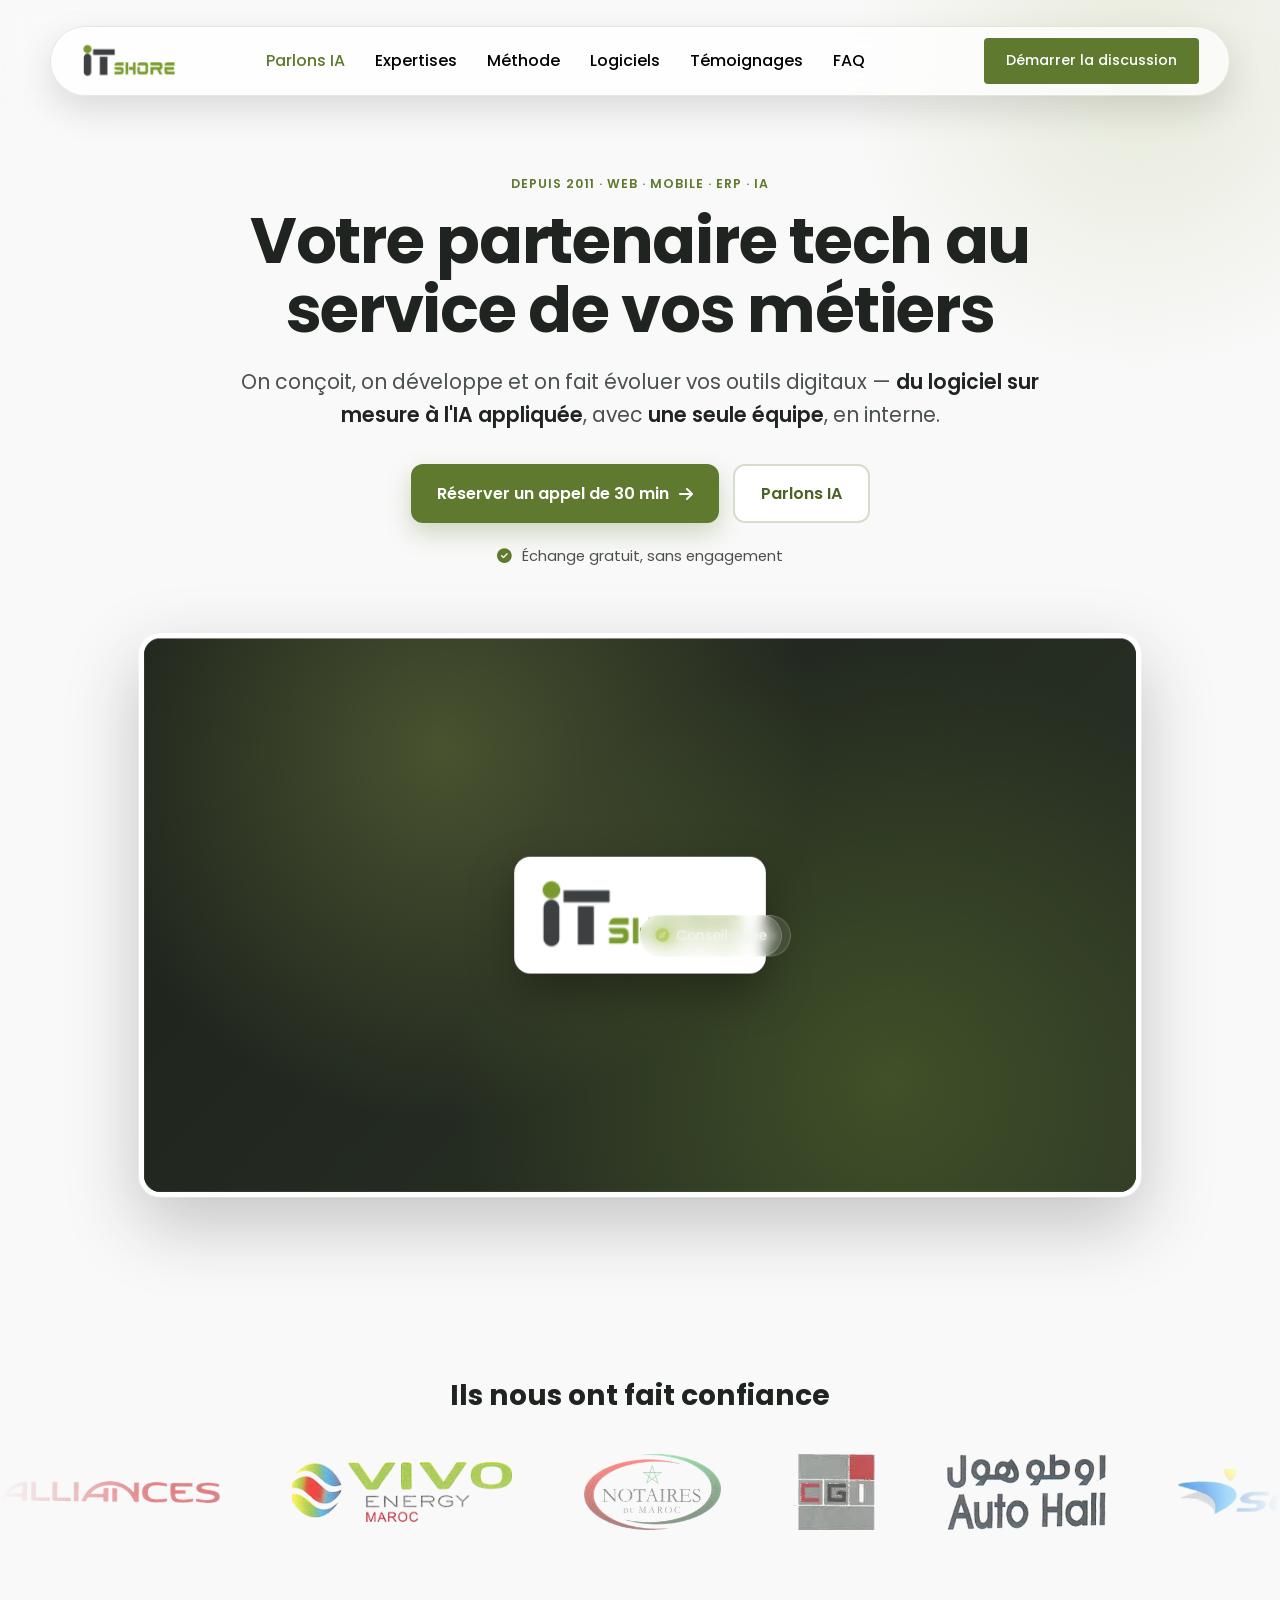
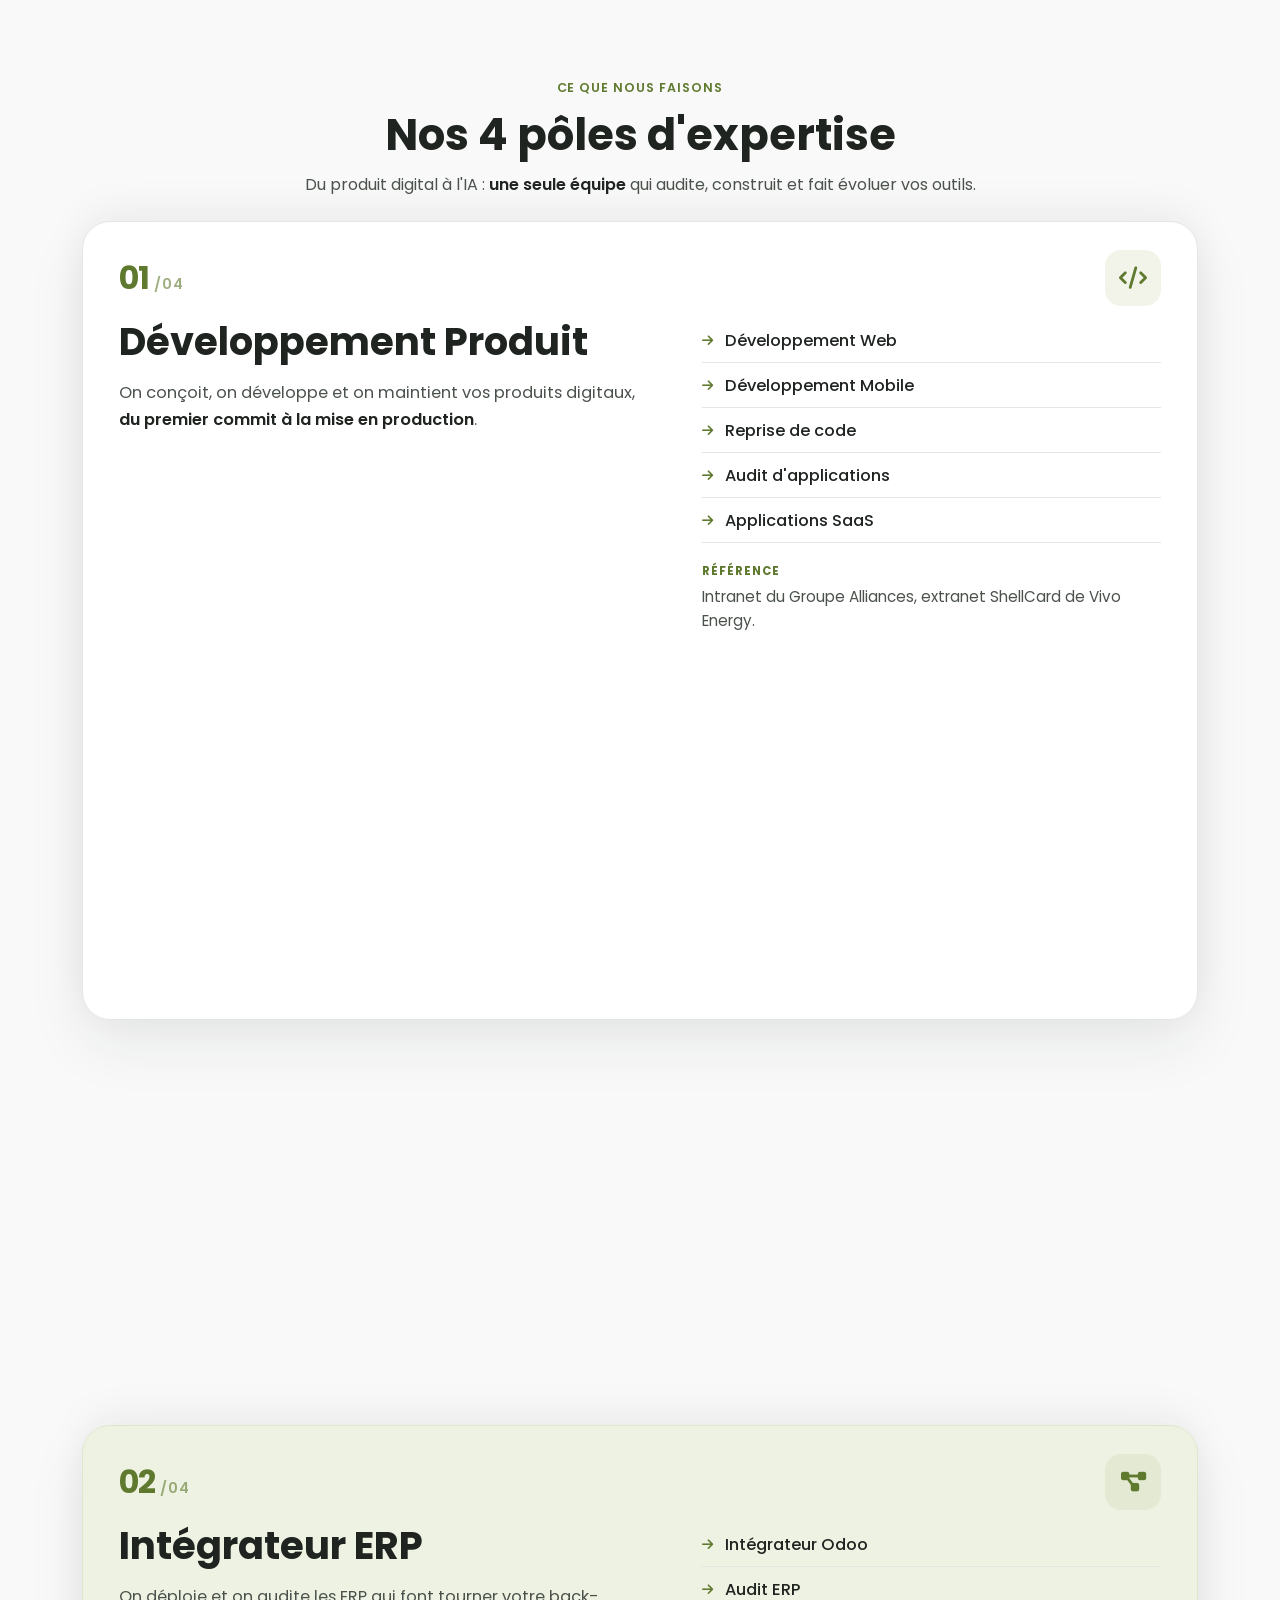
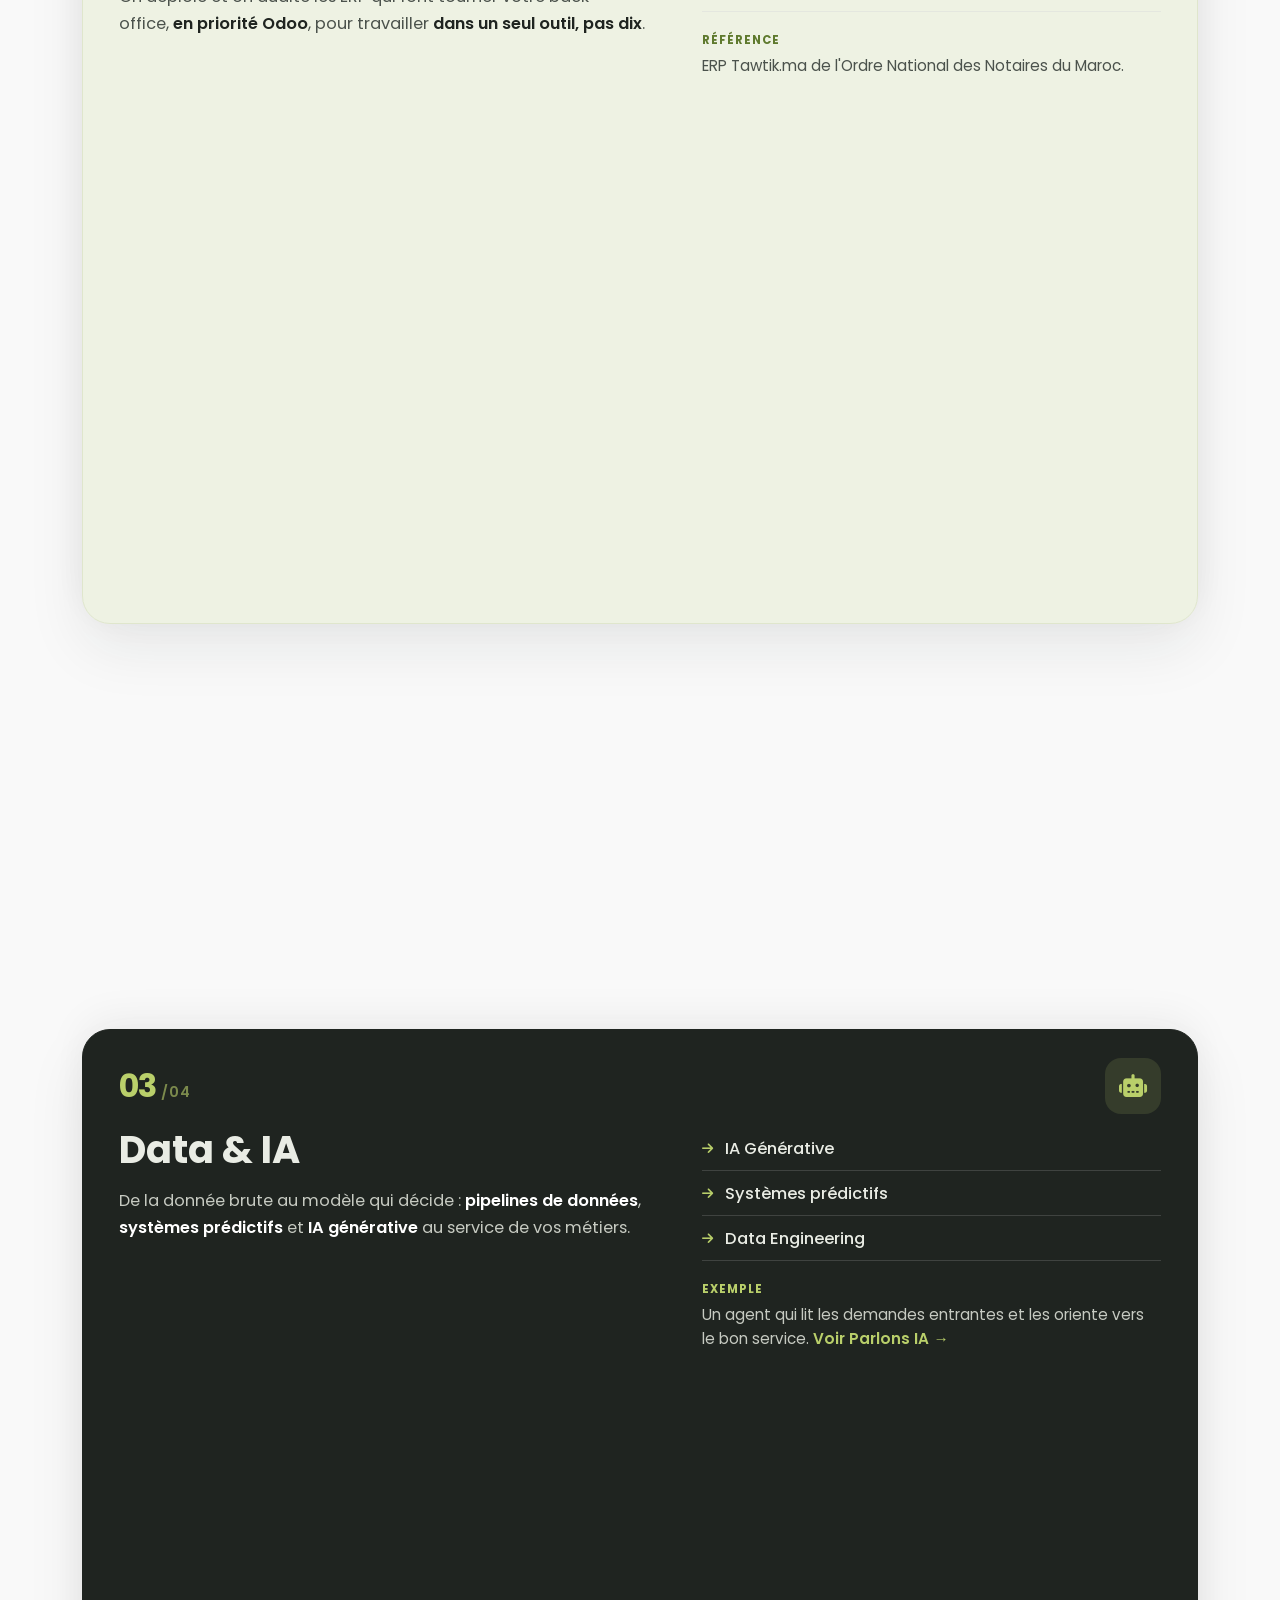
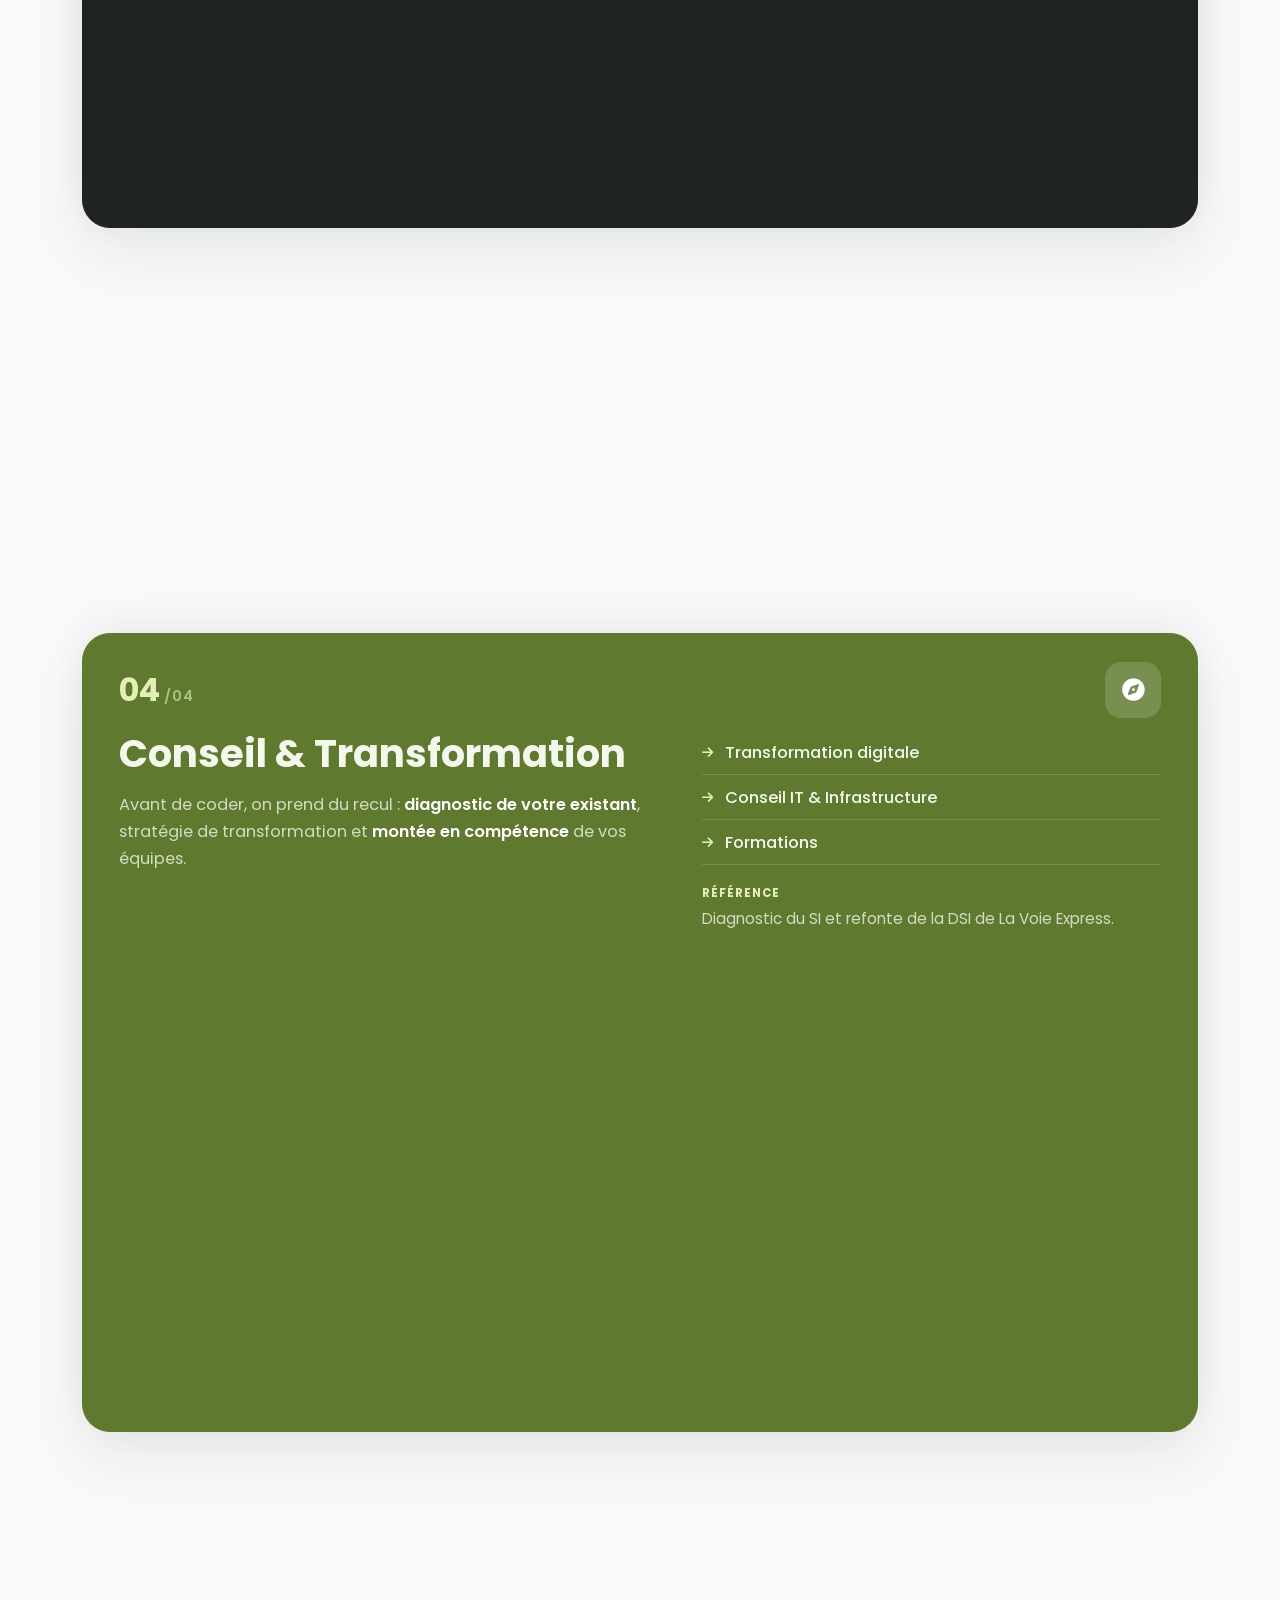
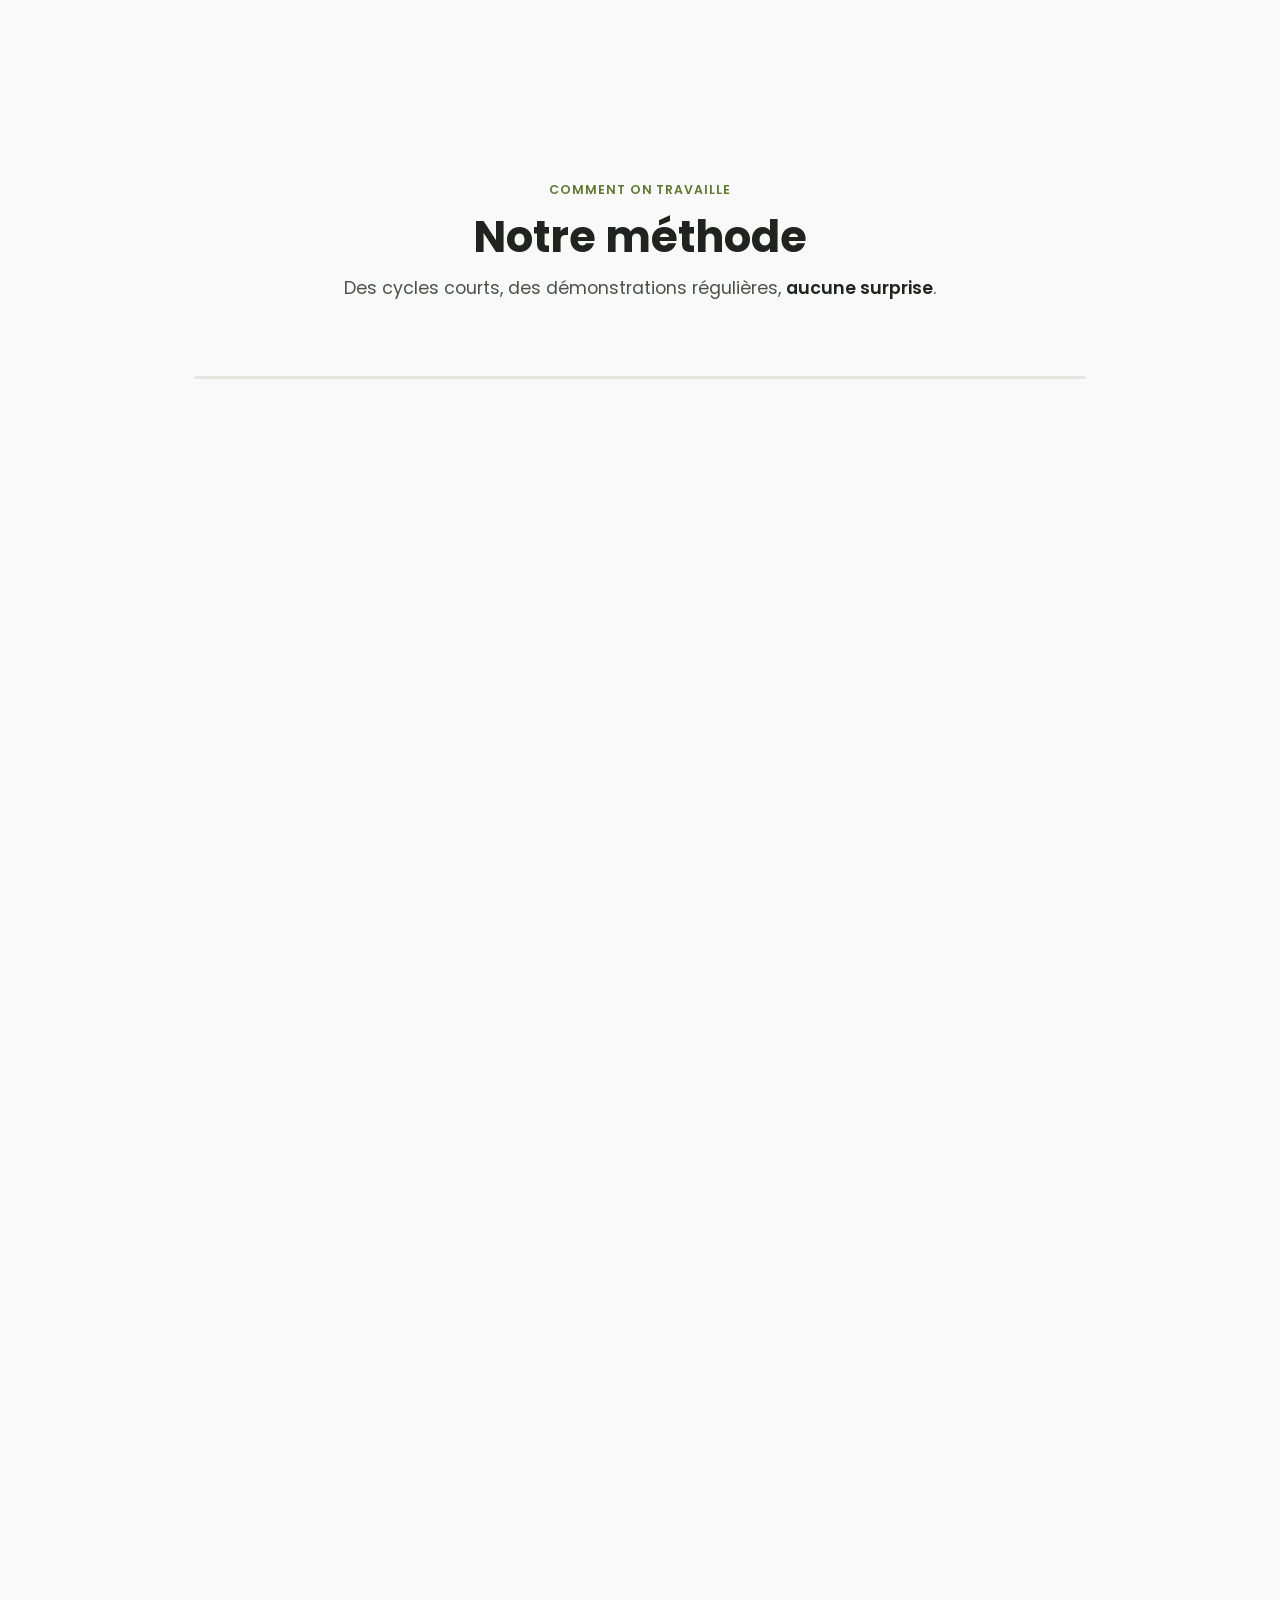
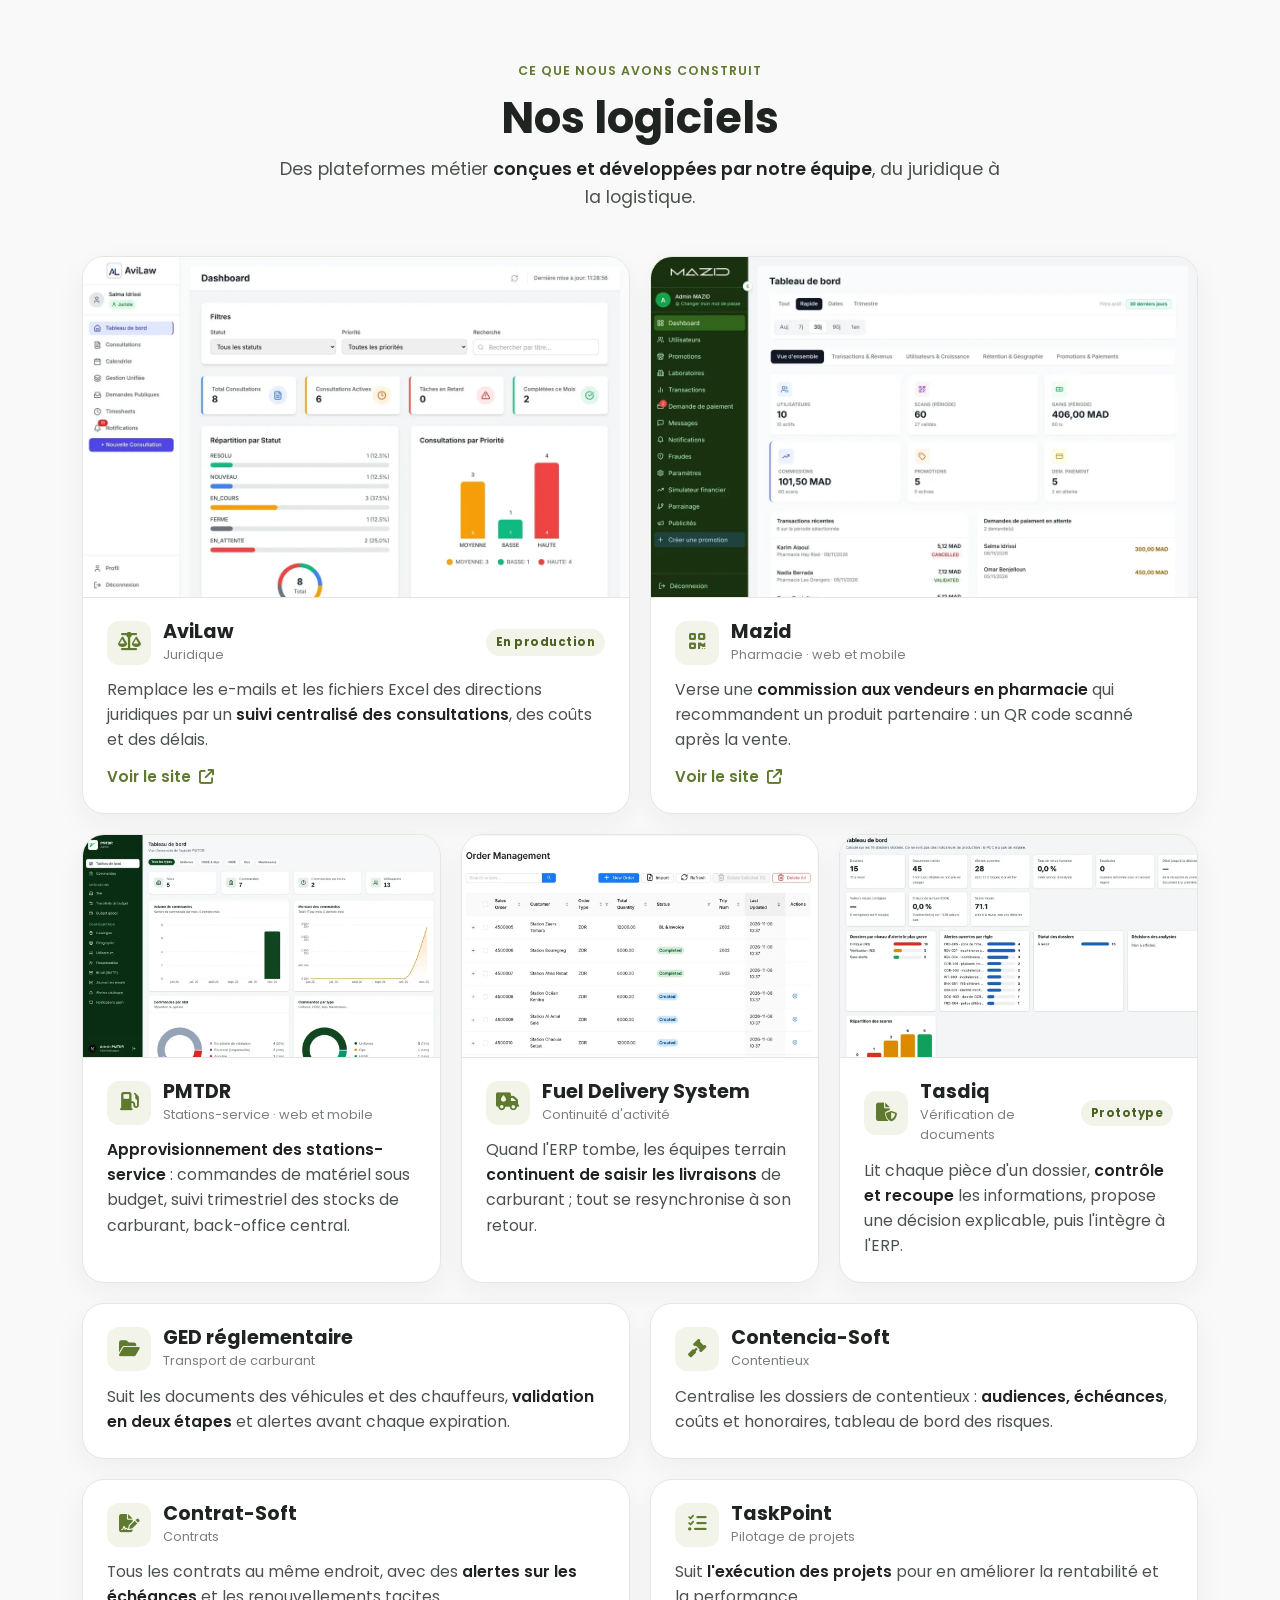
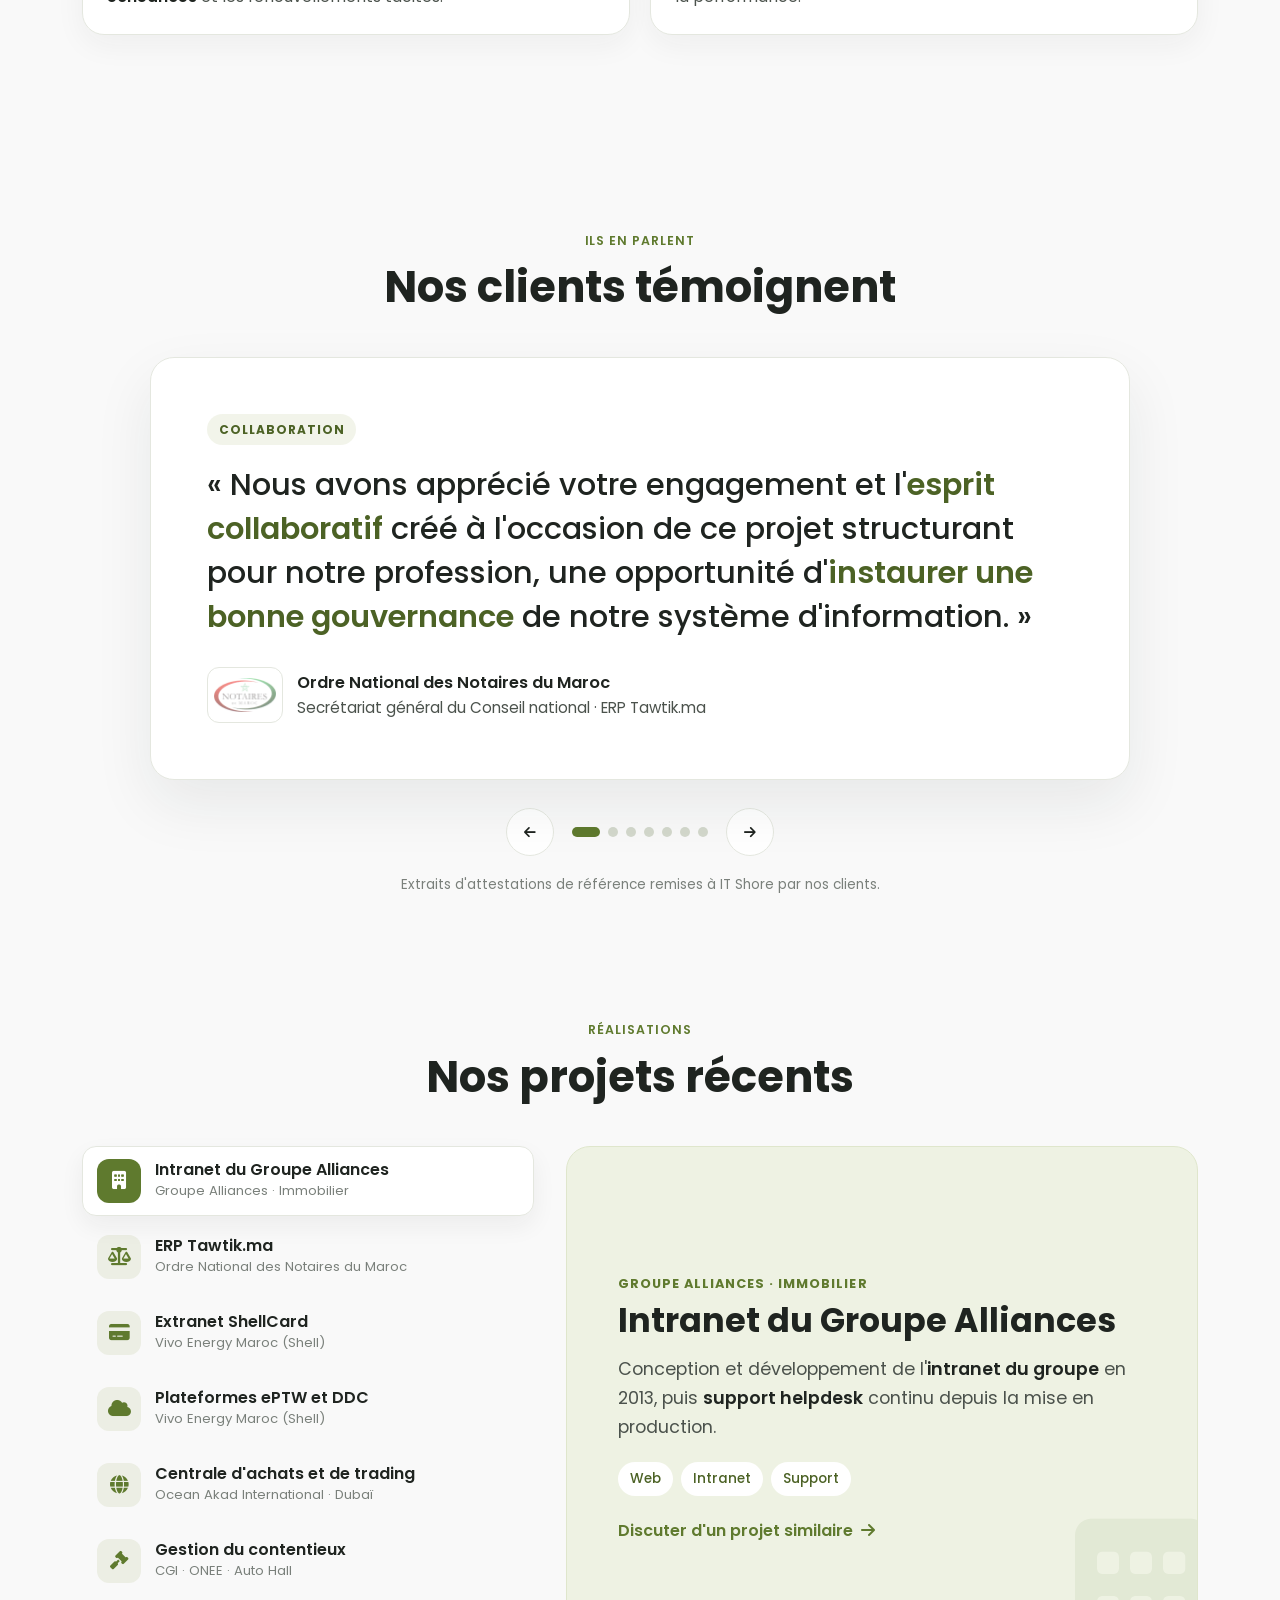
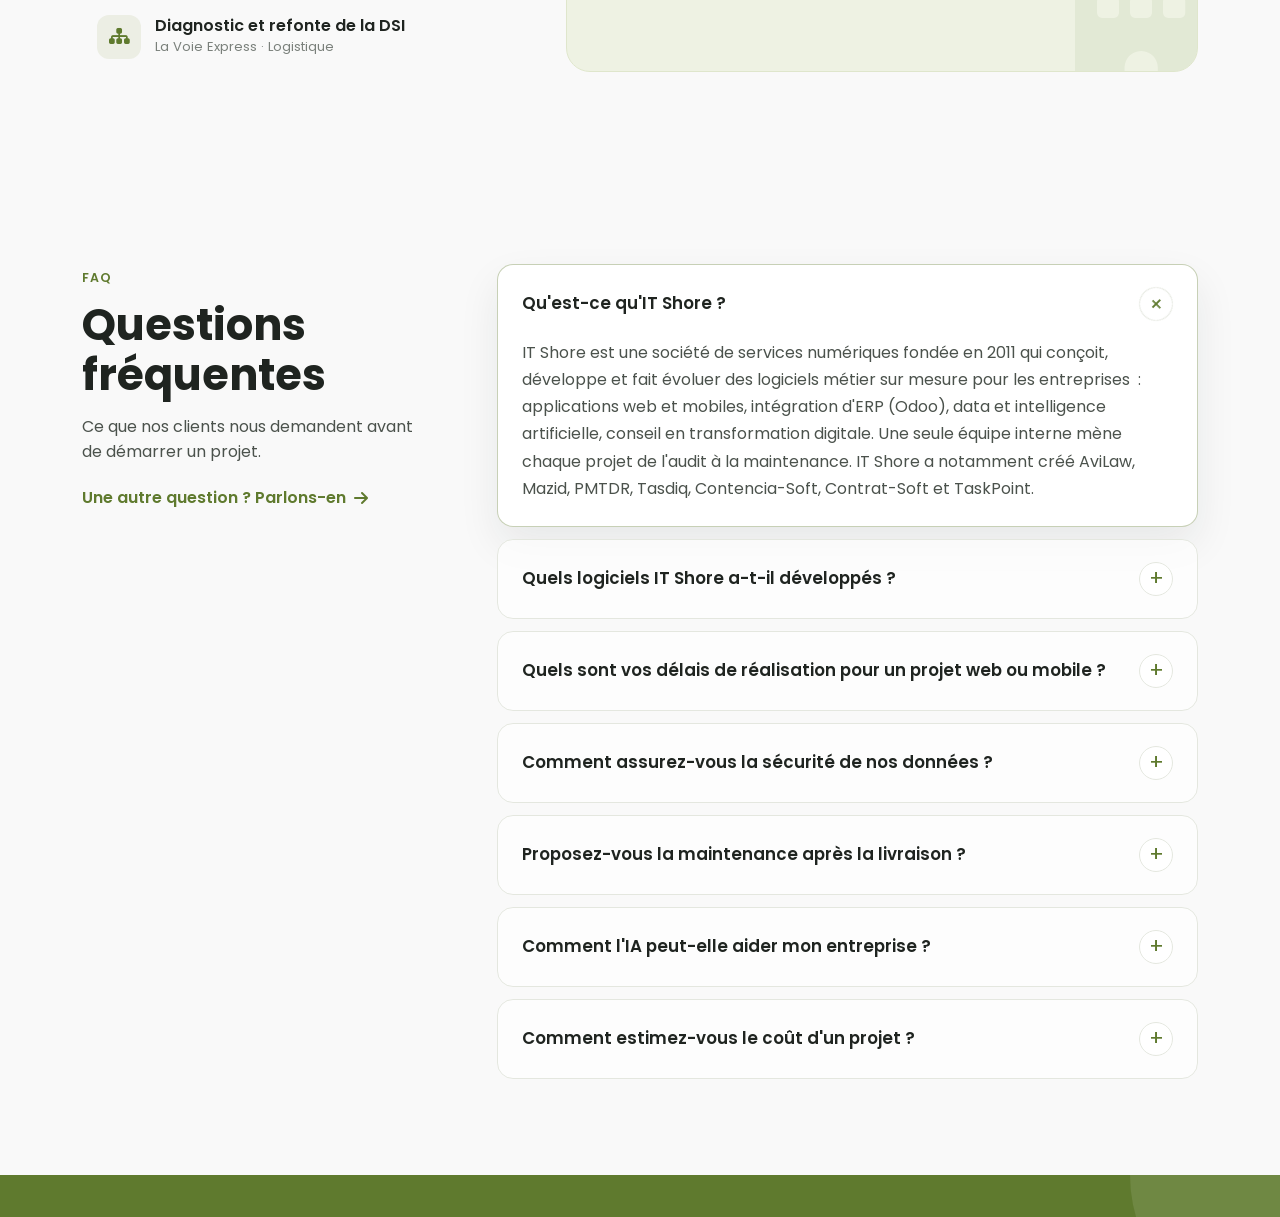
<file: index.html>
<!DOCTYPE html>
<html lang="fr">

<head>
    <meta charset="UTF-8">
    <meta name="viewport" content="width=device-width, initial-scale=1.0">
    <title>IT Shore | Logiciels sur mesure, ERP Odoo et IA pour les entreprises depuis 2011</title>
    <meta name="description" content="IT Shore conçoit et développe des logiciels métier sur mesure depuis 2011 : web, mobile, ERP Odoo, data et IA. AviLaw, Mazid, Tasdiq… Réservez un appel de 30 minutes.">
    <link rel="canonical" href="https://it-shore.com/">
    <meta name="robots" content="index, follow, max-image-preview:large, max-snippet:-1">
    <meta name="theme-color" content="#5f7a2e">
    <meta property="og:type" content="website">
    <meta property="og:site_name" content="IT Shore">
    <meta property="og:locale" content="fr_FR">
    <meta property="og:url" content="https://it-shore.com/">
    <meta property="og:title" content="IT Shore | Logiciels sur mesure, ERP Odoo et IA pour les entreprises depuis 2011">
    <meta property="og:description" content="IT Shore conçoit et développe des logiciels métier sur mesure depuis 2011 : web, mobile, ERP Odoo, data et IA. AviLaw, Mazid, Tasdiq… Réservez un appel de 30 minutes.">
    <meta property="og:image" content="https://it-shore.com/images/og-image.jpg">
    <meta property="og:image:width" content="1200">
    <meta property="og:image:height" content="630">
    <meta name="twitter:card" content="summary_large_image">
    <meta name="twitter:title" content="IT Shore | Logiciels sur mesure, ERP Odoo et IA pour les entreprises depuis 2011">
    <meta name="twitter:description" content="IT Shore conçoit et développe des logiciels métier sur mesure depuis 2011 : web, mobile, ERP Odoo, data et IA. AviLaw, Mazid, Tasdiq… Réservez un appel de 30 minutes.">
    <meta name="twitter:image" content="https://it-shore.com/images/og-image.jpg">
    <link rel="alternate" type="text/markdown" href="https://it-shore.com/llms.txt" title="IT Shore pour les assistants IA">
    <link rel="icon" type="image/svg+xml" href="favicon.svg">
    <link rel="icon" type="image/png" sizes="32x32" href="favicon-32.png">
    <link rel="alternate icon" href="favicon.ico">
    <link rel="apple-touch-icon" href="apple-touch-icon.png">
    <script type="application/ld+json">{"@context": "https://schema.org", "@graph": [{"@type": "Organization", "@id": "https://it-shore.com/#organization", "name": "IT Shore", "url": "https://it-shore.com/", "logo": "https://it-shore.com/itshore_logo.png", "foundingDate": "2011", "email": "contact@it-shore.com", "description": "IT Shore est une société de services numériques fondée en 2011 qui conçoit, développe et fait évoluer des logiciels métier sur mesure pour les entreprises : applications web et mobiles, intégration d'ERP (Odoo), data et intelligence artificielle, conseil en transformation digitale. Une seule équipe interne mène chaque projet de l'audit à la maintenance. IT Shore a notamment créé AviLaw, Mazid, PMTDR, Tasdiq, Contencia-Soft, Contrat-Soft et TaskPoint.", "knowsAbout": ["Développement web", "Développement mobile", "Intégration ERP Odoo", "Intelligence artificielle", "Agents IA", "Data engineering", "Transformation digitale"]}, {"@type": "WebSite", "@id": "https://it-shore.com/#website", "url": "https://it-shore.com/", "name": "IT Shore", "inLanguage": "fr", "publisher": {"@id": "https://it-shore.com/#organization"}}, {"@type": "WebPage", "@id": "https://it-shore.com/#webpage", "url": "https://it-shore.com/", "name": "IT Shore — logiciels sur mesure, ERP et IA depuis 2011", "inLanguage": "fr", "isPartOf": {"@id": "https://it-shore.com/#website"}, "about": {"@id": "https://it-shore.com/#organization"}, "dateModified": "2026-11-13"}, {"@type": "ItemList", "name": "Logiciels développés par IT Shore", "itemListElement": [{"@type": "ListItem", "position": 1, "item": {"@type": "SoftwareApplication", "name": "AviLaw", "description": "Gestion des consultations juridiques pour les directions juridiques : demandes centralisées, délais, coûts, indicateurs.", "applicationCategory": "BusinessApplication", "creator": {"@id": "https://it-shore.com/#organization"}, "url": "https://avilaw.it-shore.com/"}}, {"@type": "ListItem", "position": 2, "item": {"@type": "SoftwareApplication", "name": "Mazid", "description": "Plateforme web et mobile qui verse une commission aux vendeurs en pharmacie lorsqu'ils recommandent un produit partenaire (QR code).", "applicationCategory": "BusinessApplication", "creator": {"@id": "https://it-shore.com/#organization"}, "url": "https://mazid.ma"}}, {"@type": "ListItem", "position": 3, "item": {"@type": "SoftwareApplication", "name": "PMTDR", "description": "Approvisionnement des stations-service : commandes de matériel sous budget, suivi des stocks de carburant, back-office.", "applicationCategory": "BusinessApplication", "creator": {"@id": "https://it-shore.com/#organization"}}}, {"@type": "ListItem", "position": 4, "item": {"@type": "SoftwareApplication", "name": "Fuel Delivery System", "description": "Outil de continuité d'activité : saisie des livraisons de carburant quand l'ERP est indisponible, puis synchronisation automatique.", "applicationCategory": "BusinessApplication", "creator": {"@id": "https://it-shore.com/#organization"}}}, {"@type": "ListItem", "position": 5, "item": {"@type": "SoftwareApplication", "name": "Tasdiq", "description": "Vérification de documents : lecture, contrôles croisés, score explicable et intégration à l'ERP (prototype).", "applicationCategory": "BusinessApplication", "creator": {"@id": "https://it-shore.com/#organization"}}}, {"@type": "ListItem", "position": 6, "item": {"@type": "SoftwareApplication", "name": "GED réglementaire", "description": "Gestion électronique des documents réglementaires du transport de carburant, validation en deux étapes et alertes d'expiration.", "applicationCategory": "BusinessApplication", "creator": {"@id": "https://it-shore.com/#organization"}}}, {"@type": "ListItem", "position": 7, "item": {"@type": "SoftwareApplication", "name": "Contencia-Soft", "description": "Logiciel de gestion du contentieux : dossiers, audiences, échéances, coûts et honoraires, tableau de bord des risques.", "applicationCategory": "BusinessApplication", "creator": {"@id": "https://it-shore.com/#organization"}}}, {"@type": "ListItem", "position": 8, "item": {"@type": "SoftwareApplication", "name": "Contrat-Soft", "description": "Logiciel de gestion des contrats : centralisation, alertes sur les échéances et les renouvellements tacites.", "applicationCategory": "BusinessApplication", "creator": {"@id": "https://it-shore.com/#organization"}}}, {"@type": "ListItem", "position": 9, "item": {"@type": "SoftwareApplication", "name": "TaskPoint", "description": "Logiciel de suivi de l'exécution des projets, pour en améliorer la rentabilité et la performance.", "applicationCategory": "BusinessApplication", "creator": {"@id": "https://it-shore.com/#organization"}}}]}, {"@type": "FAQPage", "mainEntity": [{"@type": "Question", "name": "Qu'est-ce qu'IT Shore ?", "acceptedAnswer": {"@type": "Answer", "text": "IT Shore est une société de services numériques fondée en 2011 qui conçoit, développe et fait évoluer des logiciels métier sur mesure pour les entreprises : applications web et mobiles, intégration d'ERP (Odoo), data et intelligence artificielle, conseil en transformation digitale. Une seule équipe interne mène chaque projet de l'audit à la maintenance. IT Shore a notamment créé AviLaw, Mazid, PMTDR, Tasdiq, Contencia-Soft, Contrat-Soft et TaskPoint."}}, {"@type": "Question", "name": "Quels logiciels IT Shore a-t-il développés ?", "acceptedAnswer": {"@type": "Answer", "text": "Parmi nos réalisations : AviLaw (gestion juridique), Mazid (commissions en pharmacie), PMTDR (approvisionnement de stations-service), Fuel Delivery System (continuité d'activité), Tasdiq (vérification de documents), Contencia-Soft (contentieux), Contrat-Soft (contrats) et TaskPoint (pilotage de projets)."}}, {"@type": "Question", "name": "Quels sont vos délais de réalisation pour un projet web ou mobile ?", "acceptedAnswer": {"@type": "Answer", "text": "Ils dépendent de la complexité du projet : 1 à 2 mois pour une application simple, 3 à 6 mois pour un projet complexe. Nous établissons un calendrier précis dès le départ et vous tenons informés à chaque étape."}}, {"@type": "Question", "name": "Comment assurez-vous la sécurité de nos données ?", "acceptedAnswer": {"@type": "Answer", "text": "Nous appliquons les bonnes pratiques à chaque étape : chiffrement, authentification forte, tests de sécurité et respect du RGPD."}}, {"@type": "Question", "name": "Proposez-vous la maintenance après la livraison ?", "acceptedAnswer": {"@type": "Answer", "text": "Oui : maintenance corrective (bugs), évolutive (améliorations) et préventive, avec un support technique réactif et des mises à jour régulières."}}, {"@type": "Question", "name": "Comment l'IA peut-elle aider mon entreprise ?", "acceptedAnswer": {"@type": "Answer", "text": "En automatisant les tâches répétitives, en anticipant grâce à l'analyse prédictive et en aidant à la décision. Nous identifions avec vous les cas d'usage les plus utiles. Découvrir Parlons IA"}}, {"@type": "Question", "name": "Comment estimez-vous le coût d'un projet ?", "acceptedAnswer": {"@type": "Answer", "text": "Selon la complexité, les fonctionnalités, les intégrations et les délais. Après l'analyse initiale, nous vous remettons une estimation détaillée et ajustons le périmètre à votre budget."}}]}]}</script>
    <link rel="stylesheet" href="https://cdnjs.cloudflare.com/ajax/libs/font-awesome/6.4.0/css/all.min.css">
    <link rel="preconnect" href="https://fonts.googleapis.com">
    <link rel="preconnect" href="https://fonts.gstatic.com" crossorigin>
    <link rel="stylesheet" href="styles.css">
    <link rel="stylesheet" href="home.css?v=20261113">
    <link href="https://fonts.googleapis.com/css2?family=Poppins:wght@300;400;500;600;700&display=swap"
        rel="stylesheet">
</head>

<body>
    <!-- Header avec menu de navigation -->
    <div class="header-blur-mask" aria-hidden="true"></div>
    <header class="header">
        <div class="container">
            <div class="header-content">
                <div class="logo">
                    <a href="index.html">
                        <img src="itshore_logo.png" alt="IT Shore">
                    </a>
                </div>

                <nav class="main-nav" id="mainNav">
                    <ul class="nav-list">
                        <li><a href="ia/parlons-ia.html" class="nav-highlight">Parlons IA</a></li>
                        <li><a href="#expertises">Expertises</a></li>
                        <li><a href="#methode">Méthode</a></li>
                        <li><a href="#logiciels">Logiciels</a></li>
                        <li><a href="#temoignages">Témoignages</a></li>
                        <li><a href="#faq">FAQ</a></li>
                    </ul>
                </nav>

                <div class="cta-button">
                    <a href="#rdv" class="btn-primary smooth-scroll">Démarrer la discussion</a>
                </div>

                <button type="button" class="mobile-menu-toggle" aria-label="Ouvrir le menu" aria-expanded="false" aria-controls="mainNav">
                    <span></span>
                    <span></span>
                    <span></span>
                </button>
            </div>
        </div>
    </header>

    <main class="home">

    <!-- ============================================================
         HERO : promesse + vidéo motion design (s'agrandit au scroll)
         ============================================================ -->
    <section class="home-hero">
        <div class="home-wrap home-hero-grid">
            <div class="home-hero-copy">
                <span class="home-eyebrow">Depuis 2011 · Web · Mobile · ERP · IA</span>
                <h1>Votre partenaire tech au service de vos métiers</h1>
                <p class="home-lead">On conçoit, on développe et on fait évoluer vos outils digitaux&nbsp;— <strong>du logiciel sur mesure à l'IA appliquée</strong>, avec <strong>une seule équipe</strong>, en interne.</p>
                <div class="home-actions">
                    <a href="#rdv" class="home-btn home-btn-solid">Réserver un appel de 30 min <i class="fas fa-arrow-right" aria-hidden="true"></i></a>
                    <a href="ia/parlons-ia.html" class="home-btn home-btn-ghost">Parlons IA</a>
                </div>
                <ul class="home-proof">
                    <li><i class="fas fa-circle-check" aria-hidden="true"></i> Échange gratuit, sans engagement</li>
                </ul>
            </div>
        </div>

        <div class="home-wrap">
            <div class="home-video" data-grow>
                <!-- VIDÉO MOTION DESIGN : déposez le fichier dans videos/hero.mp4
                     (et une image d'aperçu dans videos/hero-poster.jpg), puis
                     décommentez la ligne <source> ci-dessous. Tant qu'il n'y a
                     pas de vidéo, l'emplacement animé ci-dessous s'affiche. -->
                <video class="home-video-media" autoplay muted loop playsinline preload="metadata" poster="videos/hero-poster.jpg" aria-label="Présentation d'IT Shore en vidéo">
                    <source src="videos/hero.mp4" type="video/mp4">
                </video>
                <div class="home-video-placeholder" aria-hidden="true">
                    <div class="home-video-orbit">
                        <span class="home-video-chip" style="--i:0"><i class="fas fa-code"></i> Web &amp; mobile</span>
                        <span class="home-video-chip" style="--i:1"><i class="fas fa-diagram-project"></i> ERP Odoo</span>
                        <span class="home-video-chip" style="--i:2"><i class="fas fa-robot"></i> IA appliquée</span>
                        <span class="home-video-chip" style="--i:3"><i class="fas fa-compass"></i> Conseil</span>
                    </div>
                    <img src="itshore_logo.png" alt="" class="home-video-logo">
                </div>
                <div class="home-video-controls">
                    <button type="button" class="home-video-btn" data-video-sound aria-label="Activer le son"><i class="fas fa-volume-xmark"></i></button>
                    <button type="button" class="home-video-btn" data-video-toggle aria-label="Mettre en pause"><i class="fas fa-pause"></i></button>
                </div>
            </div>
        </div>
    </section>

    <!-- ============================================================
         ILS NOUS ONT FAIT CONFIANCE : bandeau de logos qui défile
         ============================================================ -->
    <section class="home-logos" aria-labelledby="logos-title">
        <div class="home-wrap">
            <p id="logos-title" class="home-logos-title">Ils nous ont fait confiance</p>
        </div>
        <div class="home-marquee">
            <!-- LOGOS CLIENTS : issus des attestations de référence (images/clients/).
                 Pour remplacer un logo par sa version officielle, gardez le même nom de fichier.
                 La seconde liste est une copie pour l'effet de défilement continu. -->
            <ul class="home-marquee-track">
                <li><img src="images/clients/alliances.webp" alt="Groupe Alliances" loading="lazy"></li>
                <li><img src="images/clients/vivo-energy.webp" alt="Vivo Energy Maroc" loading="lazy"></li>
                <li><img src="images/clients/notaires-maroc.webp" alt="Ordre National des Notaires du Maroc" loading="lazy"></li>
                <li><img src="images/clients/cgi.webp" alt="Compagnie Générale Immobilière (Groupe CDG)" loading="lazy"></li>
                <li><img src="images/clients/auto-hall.webp" alt="Auto Hall" loading="lazy"></li>
                <li><img src="images/clients/sofac.webp" alt="SOFAC" loading="lazy"></li>
                <li><img src="images/clients/oulmes.webp" alt="Les Eaux Minérales d'Oulmès" loading="lazy"></li>
                <li><img src="images/clients/ocean-akad.webp" alt="Ocean Akad International" loading="lazy"></li>
                <li><img src="images/clients/aryans.webp" alt="Aryan's" loading="lazy"></li>
                <li><img src="images/clients/la-voie-express.webp" alt="La Voie Express" loading="lazy"></li>
                <li><span class="home-logo-word" title="Office National de l'Électricité et de l'Eau Potable">ONEE</span></li>
            </ul>
            <ul class="home-marquee-track" aria-hidden="true">
                <li><img src="images/clients/alliances.webp" alt="" loading="lazy"></li>
                <li><img src="images/clients/vivo-energy.webp" alt="" loading="lazy"></li>
                <li><img src="images/clients/notaires-maroc.webp" alt="" loading="lazy"></li>
                <li><img src="images/clients/cgi.webp" alt="" loading="lazy"></li>
                <li><img src="images/clients/auto-hall.webp" alt="" loading="lazy"></li>
                <li><img src="images/clients/sofac.webp" alt="" loading="lazy"></li>
                <li><img src="images/clients/oulmes.webp" alt="" loading="lazy"></li>
                <li><img src="images/clients/ocean-akad.webp" alt="" loading="lazy"></li>
                <li><img src="images/clients/aryans.webp" alt="" loading="lazy"></li>
                <li><img src="images/clients/la-voie-express.webp" alt="" loading="lazy"></li>
                <li><span class="home-logo-word" title="Office National de l'Électricité et de l'Eau Potable">ONEE</span></li>
            </ul>
        </div>
    </section>

    <!-- ============================================================
         4 PÔLES D'EXPERTISE : cartes qui s'empilent au fil du défilement
         ============================================================ -->
    <section class="home-section home-poles-section" id="expertises" aria-labelledby="expertises-title">
        <div class="home-wrap">
            <header class="home-section-head">
                <span class="home-eyebrow">Ce que nous faisons</span>
                <h2 id="expertises-title">Nos 4 pôles d'expertise</h2>
                <p>Du produit digital à l'IA&nbsp;: <strong>une seule équipe</strong> qui audite, construit et fait évoluer vos outils.</p>
            </header>
            <div class="home-stack">
                <article class="home-stack-card home-tone-1" style="--i:0">
                    <div class="home-stack-top">
                        <span class="home-stack-num">01<small>/04</small></span>
                        <span class="home-stack-icon"><i class="fas fa-code" aria-hidden="true"></i></span>
                    </div>
                    <div class="home-stack-body">
                        <div class="home-stack-main">
                            <h3>Développement Produit</h3>
                            <p>On conçoit, on développe et on maintient vos produits digitaux, <strong>du premier commit à la mise en production</strong>.</p>
                        </div>
                        <div class="home-stack-side">
                            <ul class="home-stack-list"><li><i class="fas fa-arrow-right" aria-hidden="true"></i>Développement Web</li><li><i class="fas fa-arrow-right" aria-hidden="true"></i>Développement Mobile</li><li><i class="fas fa-arrow-right" aria-hidden="true"></i>Reprise de code</li><li><i class="fas fa-arrow-right" aria-hidden="true"></i>Audit d'applications</li><li><i class="fas fa-arrow-right" aria-hidden="true"></i>Applications SaaS</li></ul>
                            <p class="home-stack-ref"><span>Référence</span>Intranet du Groupe Alliances, extranet ShellCard de Vivo Energy.</p>
                        </div>
                    </div>
                </article>
                <article class="home-stack-card home-tone-2" style="--i:1">
                    <div class="home-stack-top">
                        <span class="home-stack-num">02<small>/04</small></span>
                        <span class="home-stack-icon"><i class="fas fa-diagram-project" aria-hidden="true"></i></span>
                    </div>
                    <div class="home-stack-body">
                        <div class="home-stack-main">
                            <h3>Intégrateur ERP</h3>
                            <p>On déploie et on audite les ERP qui font tourner votre back-office, <strong>en priorité Odoo</strong>, pour travailler <strong>dans un seul outil, pas dix</strong>.</p>
                        </div>
                        <div class="home-stack-side">
                            <ul class="home-stack-list"><li><i class="fas fa-arrow-right" aria-hidden="true"></i>Intégrateur Odoo</li><li><i class="fas fa-arrow-right" aria-hidden="true"></i>Audit ERP</li></ul>
                            <p class="home-stack-ref"><span>Référence</span>ERP Tawtik.ma de l'Ordre National des Notaires du Maroc.</p>
                        </div>
                    </div>
                </article>
                <article class="home-stack-card home-tone-3" style="--i:2">
                    <div class="home-stack-top">
                        <span class="home-stack-num">03<small>/04</small></span>
                        <span class="home-stack-icon"><i class="fas fa-robot" aria-hidden="true"></i></span>
                    </div>
                    <div class="home-stack-body">
                        <div class="home-stack-main">
                            <h3>Data & IA</h3>
                            <p>De la donnée brute au modèle qui décide&nbsp;: <strong>pipelines de données</strong>, <strong>systèmes prédictifs</strong> et <strong>IA générative</strong> au service de vos métiers.</p>
                        </div>
                        <div class="home-stack-side">
                            <ul class="home-stack-list"><li><i class="fas fa-arrow-right" aria-hidden="true"></i>IA Générative</li><li><i class="fas fa-arrow-right" aria-hidden="true"></i>Systèmes prédictifs</li><li><i class="fas fa-arrow-right" aria-hidden="true"></i>Data Engineering</li></ul>
                            <p class="home-stack-ref"><span>Exemple</span>Un agent qui lit les demandes entrantes et les oriente vers le bon service. <a href="ia/parlons-ia.html">Voir Parlons IA →</a></p>
                        </div>
                    </div>
                </article>
                <article class="home-stack-card home-tone-4" style="--i:3">
                    <div class="home-stack-top">
                        <span class="home-stack-num">04<small>/04</small></span>
                        <span class="home-stack-icon"><i class="fas fa-compass" aria-hidden="true"></i></span>
                    </div>
                    <div class="home-stack-body">
                        <div class="home-stack-main">
                            <h3>Conseil & Transformation</h3>
                            <p>Avant de coder, on prend du recul&nbsp;: <strong>diagnostic de votre existant</strong>, stratégie de transformation et <strong>montée en compétence</strong> de vos équipes.</p>
                        </div>
                        <div class="home-stack-side">
                            <ul class="home-stack-list"><li><i class="fas fa-arrow-right" aria-hidden="true"></i>Transformation digitale</li><li><i class="fas fa-arrow-right" aria-hidden="true"></i>Conseil IT & Infrastructure</li><li><i class="fas fa-arrow-right" aria-hidden="true"></i>Formations</li></ul>
                            <p class="home-stack-ref"><span>Référence</span>Diagnostic du SI et refonte de la DSI de La Voie Express.</p>
                        </div>
                    </div>
                </article>
                <!-- espace de défilement : la 4e carte reste posée un moment avant que la section reparte -->
                <div class="home-stack-spacer" aria-hidden="true"></div>
            </div>
        </div>
    </section>

    <!-- ============================================================
         MÉTHODE : les étapes apparaissent une à une le long d'un fil
         ============================================================ -->
    <section class="home-stage" id="methode" data-stage data-screens="1.9" data-align="center" aria-labelledby="methode-title">
        <div class="home-stage-sticky">
            <div class="home-stage-content home-wrap">
                <header class="home-section-head">
                    <span class="home-eyebrow">Comment on travaille</span>
                    <h2 id="methode-title">Notre méthode</h2>
                    <p>Des cycles courts, des démonstrations régulières, <strong>aucune surprise</strong>.</p>
                </header>
                <ol class="home-steps">
                    <li class="home-steps-rail" aria-hidden="true"><i data-rail></i></li>
                    <li class="home-step" data-reveal-at="0.30">
                        <span class="home-step-dot">1</span>
                        <h3>Discovery &amp; cadrage</h3>
                        <p>On comprend vos <strong>enjeux métier</strong>, vos objectifs et vos contraintes.</p>
                    </li>
                    <li class="home-step" data-reveal-at="0.42">
                        <span class="home-step-dot">2</span>
                        <h3>Conception</h3>
                        <p>Architecture technique et <strong>expérience utilisateur</strong> adaptées au projet.</p>
                    </li>
                    <li class="home-step" data-reveal-at="0.54">
                        <span class="home-step-dot">3</span>
                        <h3>Développement itératif</h3>
                        <p>Sprints de <strong>2 à 3 semaines</strong>, avec une démonstration à chaque fin de cycle.</p>
                    </li>
                    <li class="home-step" data-reveal-at="0.66">
                        <span class="home-step-dot">4</span>
                        <h3>Tests &amp; qualité</h3>
                        <p>Tests automatisés et <strong>validation continue</strong> tout au long du projet.</p>
                    </li>
                    <li class="home-step" data-reveal-at="0.78">
                        <span class="home-step-dot">5</span>
                        <h3>Déploiement &amp; support</h3>
                        <p>Mise en production en douceur, <strong>formation</strong> et support après lancement.</p>
                    </li>
                </ol>
                <div class="home-center" data-reveal-at="0.86">
                    <a href="#rdv" class="home-btn home-btn-solid">Démarrer la discussion <i class="fas fa-arrow-right" aria-hidden="true"></i></a>
                </div>
            </div>
        </div>
    </section>

    <!-- ============================================================
         NOS LOGICIELS : plateformes conçues et développées par IT Shore
         (captures avec données de démonstration, sans noms de clients)
         ============================================================ -->
    <section class="home-section" id="logiciels" aria-labelledby="logiciels-title">
        <div class="home-wrap">
            <header class="home-section-head">
                <span class="home-eyebrow">Ce que nous avons construit</span>
                <h2 id="logiciels-title">Nos logiciels</h2>
                <p>Des plateformes métier <strong>conçues et développées par notre équipe</strong>, du juridique à la logistique.</p>
            </header>
            <div class="home-prods">
                <article class="home-prod home-prod-wide">
                    <div class="home-prod-shot"><img src="images/produits/avilaw.webp" alt="Aperçu de AviLaw (données de démonstration)" loading="lazy"></div>
                    <div class="home-prod-body">
                        <div class="home-prod-head"><span class="home-project-icon"><i class="fas fa-scale-balanced" aria-hidden="true"></i></span><div><h3>AviLaw</h3><p class="home-prod-domain">Juridique</p></div><span class="home-prod-badge">En production</span></div>
                        <p>Remplace les e-mails et les fichiers Excel des directions juridiques par un <strong>suivi centralisé des consultations</strong>, des coûts et des délais.</p>
                        <a href="https://avilaw.it-shore.com/" class="home-link" target="_blank" rel="noopener">Voir le site <i class="fas fa-arrow-up-right-from-square" aria-hidden="true"></i></a>
                    </div>
                </article>
                <article class="home-prod home-prod-wide">
                    <div class="home-prod-shot"><img src="images/produits/mazid.webp" alt="Aperçu de Mazid (données de démonstration)" loading="lazy"></div>
                    <div class="home-prod-body">
                        <div class="home-prod-head"><span class="home-project-icon"><i class="fas fa-qrcode" aria-hidden="true"></i></span><div><h3>Mazid</h3><p class="home-prod-domain">Pharmacie · web et mobile</p></div></div>
                        <p>Verse une <strong>commission aux vendeurs en pharmacie</strong> qui recommandent un produit partenaire&nbsp;: un QR code scanné après la vente.</p>
                        <a href="https://mazid.ma" class="home-link" target="_blank" rel="noopener">Voir le site <i class="fas fa-arrow-up-right-from-square" aria-hidden="true"></i></a>
                    </div>
                </article>
                <article class="home-prod home-prod-wide">
                    <div class="home-prod-shot"><img src="images/produits/pmtdr.webp" alt="Aperçu de PMTDR (données de démonstration)" loading="lazy"></div>
                    <div class="home-prod-body">
                        <div class="home-prod-head"><span class="home-project-icon"><i class="fas fa-gas-pump" aria-hidden="true"></i></span><div><h3>PMTDR</h3><p class="home-prod-domain">Stations-service · web et mobile</p></div></div>
                        <p><strong>Approvisionnement des stations-service</strong>&nbsp;: commandes de matériel sous budget, suivi trimestriel des stocks de carburant, back-office central.</p>
                        
                    </div>
                </article>
                <article class="home-prod home-prod-wide">
                    <div class="home-prod-shot"><img src="images/produits/fuel-delivery.webp" alt="Aperçu de Fuel Delivery System (données de démonstration)" loading="lazy"></div>
                    <div class="home-prod-body">
                        <div class="home-prod-head"><span class="home-project-icon"><i class="fas fa-truck-droplet" aria-hidden="true"></i></span><div><h3>Fuel Delivery System</h3><p class="home-prod-domain">Continuité d'activité</p></div></div>
                        <p>Quand l'ERP tombe, les équipes terrain <strong>continuent de saisir les livraisons</strong> de carburant&nbsp;; tout se resynchronise à son retour.</p>
                        
                    </div>
                </article>
                <article class="home-prod home-prod-wide">
                    <div class="home-prod-shot"><img src="images/produits/tasdiq.webp" alt="Aperçu de Tasdiq (données de démonstration)" loading="lazy"></div>
                    <div class="home-prod-body">
                        <div class="home-prod-head"><span class="home-project-icon"><i class="fas fa-file-shield" aria-hidden="true"></i></span><div><h3>Tasdiq</h3><p class="home-prod-domain">Vérification de documents</p></div><span class="home-prod-badge">Prototype</span></div>
                        <p>Lit chaque pièce d'un dossier, <strong>contrôle et recoupe</strong> les informations, propose une décision explicable, puis l'intègre à l'ERP.</p>
                        
                    </div>
                </article>
                <article class="home-prod">
                    
                    <div class="home-prod-body">
                        <div class="home-prod-head"><span class="home-project-icon"><i class="fas fa-folder-open" aria-hidden="true"></i></span><div><h3>GED réglementaire</h3><p class="home-prod-domain">Transport de carburant</p></div></div>
                        <p>Suit les documents des véhicules et des chauffeurs, <strong>validation en deux étapes</strong> et alertes avant chaque expiration.</p>
                        
                    </div>
                </article>
                <article class="home-prod">
                    
                    <div class="home-prod-body">
                        <div class="home-prod-head"><span class="home-project-icon"><i class="fas fa-gavel" aria-hidden="true"></i></span><div><h3>Contencia-Soft</h3><p class="home-prod-domain">Contentieux</p></div></div>
                        <p>Centralise les dossiers de contentieux&nbsp;: <strong>audiences, échéances</strong>, coûts et honoraires, tableau de bord des risques.</p>
                        
                    </div>
                </article>
                <article class="home-prod">
                    
                    <div class="home-prod-body">
                        <div class="home-prod-head"><span class="home-project-icon"><i class="fas fa-file-signature" aria-hidden="true"></i></span><div><h3>Contrat-Soft</h3><p class="home-prod-domain">Contrats</p></div></div>
                        <p>Tous les contrats au même endroit, avec des <strong>alertes sur les échéances</strong> et les renouvellements tacites.</p>
                        
                    </div>
                </article>
                <article class="home-prod">
                    
                    <div class="home-prod-body">
                        <div class="home-prod-head"><span class="home-project-icon"><i class="fas fa-list-check" aria-hidden="true"></i></span><div><h3>TaskPoint</h3><p class="home-prod-domain">Pilotage de projets</p></div></div>
                        <p>Suit <strong>l'exécution des projets</strong> pour en améliorer la rentabilité et la performance.</p>
                        
                    </div>
                </article>
            </div>
        </div>
    </section>

    <!-- ============================================================
         TÉMOIGNAGES + PROJETS : un seul élément affiché, on fait défiler
         ============================================================ -->
    <section class="home-section" id="temoignages" aria-labelledby="temoignages-title">
        <div class="home-wrap">
            <header class="home-section-head">
                <span class="home-eyebrow">Ils en parlent</span>
                <h2 id="temoignages-title">Nos clients témoignent</h2>
            </header>

            <!-- TÉMOIGNAGES : passages des attestations de référence remises à IT Shore
                 (un thème différent par client ; le plus parlant en premier). -->
            <div class="home-carousel" data-carousel data-autoplay="7000">
                <div class="home-carousel-viewport">
                    <figure class="home-quote is-active">
                        <span class="home-quote-theme">Collaboration</span>
                        <blockquote>«&nbsp;Nous avons apprécié votre engagement et l'<strong>esprit collaboratif</strong> créé à l'occasion de ce projet structurant pour notre profession, une opportunité d'<strong>instaurer une bonne gouvernance</strong> de notre système d'information.&nbsp;»</blockquote>
                        <figcaption><span class="home-quote-logo"><img src="images/clients/notaires-maroc.webp" alt="" loading="lazy"></span><span><strong>Ordre National des Notaires du Maroc</strong>Secrétariat général du Conseil national · ERP Tawtik.ma</span></figcaption>
                    </figure>
                    <figure class="home-quote">
                        <span class="home-quote-theme">Qualité du logiciel</span>
                        <blockquote>«&nbsp;Nous confirmons notre entière satisfaction quant à <strong>la qualité, la couverture fonctionnelle et la stabilité</strong> du logiciel.&nbsp;»</blockquote>
                        <figcaption><span class="home-quote-logo"><img src="images/clients/aryans.webp" alt="" loading="lazy"></span><span><strong>Aryan's</strong>Direction générale · Logiciel CapContract</span></figcaption>
                    </figure>
                    <figure class="home-quote">
                        <span class="home-quote-theme">Confiance</span>
                        <blockquote>«&nbsp;Notre satisfaction nous a encouragés à <strong>faire appel à vos prestations sur d'autres domaines</strong> liés à nos activités, et nous comptons renforcer notre partenariat avec vous.&nbsp;»</blockquote>
                        <figcaption><span class="home-quote-logo"><img src="images/clients/vivo-energy.webp" alt="" loading="lazy"></span><span><strong>Vivo Energy Maroc</strong>Payment Systems Manager · Extranet ShellCard</span></figcaption>
                    </figure>
                    <figure class="home-quote">
                        <span class="home-quote-theme">Accompagnement dans la durée</span>
                        <blockquote>«&nbsp;Nous exprimons notre appréciation pour le <strong>travail remarquable</strong> fourni lors de la conception de notre Intranet, ainsi que pour la <strong>qualité du support</strong> que votre personnel continue à nous fournir.&nbsp;»</blockquote>
                        <figcaption><span class="home-quote-logo"><img src="images/clients/alliances.webp" alt="" loading="lazy"></span><span><strong>Groupe Alliances</strong>Communication interne · Intranet du groupe</span></figcaption>
                    </figure>
                    <figure class="home-quote">
                        <span class="home-quote-theme">Engagement</span>
                        <blockquote>«&nbsp;Nous avons apprécié <strong>l'engagement et la détermination</strong> de votre société dans la réussite de notre projet.&nbsp;»</blockquote>
                        <figcaption><span class="home-quote-logo"><img src="images/clients/ocean-akad.webp" alt="" loading="lazy"></span><span><strong>Ocean Akad International (Dubaï)</strong>Service Trading, Groupe AKAD · SI de la centrale d'achats, en cloud</span></figcaption>
                    </figure>
                    <figure class="home-quote">
                        <span class="home-quote-theme">Fiabilité</span>
                        <blockquote>«&nbsp;IT Shore a répondu à nos attentes, et le logiciel, <strong>depuis son installation et à ce jour</strong>, a donné entière satisfaction.&nbsp;»</blockquote>
                        <figcaption><span class="home-quote-logo"><img src="images/clients/oulmes.webp" alt="" loading="lazy"></span><span><strong>Les Eaux Minérales d'Oulmès</strong>Études et développement · Logiciel CapContract</span></figcaption>
                    </figure>
                    <figure class="home-quote">
                        <span class="home-quote-theme">Déploiement</span>
                        <blockquote>«&nbsp;Le déploiement de la plateforme s'est déroulé <strong>dans d'excellentes conditions</strong> et à notre entière satisfaction.&nbsp;»</blockquote>
                        <figcaption><span class="home-quote-logo"><img src="images/clients/auto-hall.webp" alt="" loading="lazy"></span><span><strong>Auto Hall</strong>Responsable IT Services · Plateforme Contencia-Soft</span></figcaption>
                    </figure>
                </div>
                <div class="home-carousel-nav">
                    <button type="button" class="home-arrow" data-prev aria-label="Témoignage précédent"><i class="fas fa-arrow-left"></i></button>
                    <div class="home-dots" data-dots></div>
                    <button type="button" class="home-arrow" data-next aria-label="Témoignage suivant"><i class="fas fa-arrow-right"></i></button>
                </div>
            </div>
            <p class="home-note">Extraits d'attestations de référence remises à IT Shore par nos clients.</p>
        </div>
    </section>

    <section class="home-section home-section-tight" id="projets" aria-labelledby="projets-title">
        <div class="home-wrap">
            <header class="home-section-head">
                <span class="home-eyebrow">Réalisations</span>
                <h2 id="projets-title">Nos projets récents</h2>
            </header>

            <!-- PROJETS : réalisations attestées par les clients (attestations de référence).
                 Liste à gauche, détail du projet sélectionné à droite. -->
            <div class="home-projects" data-tabs>
                <ul class="home-projects-list" role="tablist" aria-label="Projets">
                    <li><button type="button" role="tab" id="proj-tab-0" aria-controls="proj-panel-0" aria-selected="true" data-tab="0"><span class="home-project-icon"><i class="fas fa-building" aria-hidden="true"></i></span><span class="home-projects-label"><strong>Intranet du Groupe Alliances</strong><small>Groupe Alliances · Immobilier</small></span></button></li>
                    <li><button type="button" role="tab" id="proj-tab-1" aria-controls="proj-panel-1" aria-selected="false" data-tab="1"><span class="home-project-icon"><i class="fas fa-scale-balanced" aria-hidden="true"></i></span><span class="home-projects-label"><strong>ERP Tawtik.ma</strong><small>Ordre National des Notaires du Maroc</small></span></button></li>
                    <li><button type="button" role="tab" id="proj-tab-2" aria-controls="proj-panel-2" aria-selected="false" data-tab="2"><span class="home-project-icon"><i class="fas fa-credit-card" aria-hidden="true"></i></span><span class="home-projects-label"><strong>Extranet ShellCard</strong><small>Vivo Energy Maroc (Shell)</small></span></button></li>
                    <li><button type="button" role="tab" id="proj-tab-3" aria-controls="proj-panel-3" aria-selected="false" data-tab="3"><span class="home-project-icon"><i class="fas fa-cloud" aria-hidden="true"></i></span><span class="home-projects-label"><strong>Plateformes ePTW et DDC</strong><small>Vivo Energy Maroc (Shell)</small></span></button></li>
                    <li><button type="button" role="tab" id="proj-tab-4" aria-controls="proj-panel-4" aria-selected="false" data-tab="4"><span class="home-project-icon"><i class="fas fa-globe" aria-hidden="true"></i></span><span class="home-projects-label"><strong>Centrale d'achats et de trading</strong><small>Ocean Akad International · Dubaï</small></span></button></li>
                    <li><button type="button" role="tab" id="proj-tab-5" aria-controls="proj-panel-5" aria-selected="false" data-tab="5"><span class="home-project-icon"><i class="fas fa-gavel" aria-hidden="true"></i></span><span class="home-projects-label"><strong>Gestion du contentieux</strong><small>CGI · ONEE · Auto Hall</small></span></button></li>
                    <li><button type="button" role="tab" id="proj-tab-6" aria-controls="proj-panel-6" aria-selected="false" data-tab="6"><span class="home-project-icon"><i class="fas fa-sitemap" aria-hidden="true"></i></span><span class="home-projects-label"><strong>Diagnostic et refonte de la DSI</strong><small>La Voie Express · Logistique</small></span></button></li>
                </ul>
                <div class="home-projects-panels">
                    <article class="home-projects-panel is-active" role="tabpanel" id="proj-panel-0" aria-labelledby="proj-tab-0">
                        <i class="fas fa-building home-projects-watermark" aria-hidden="true"></i>
                        <p class="home-project-client">Groupe Alliances · Immobilier</p>
                        <h3>Intranet du Groupe Alliances</h3>
                        <p>Conception et développement de l'<strong>intranet du groupe</strong> en 2013, puis <strong>support helpdesk</strong> continu depuis la mise en production.</p>
                        <ul class="home-chips"><li>Web</li><li>Intranet</li><li>Support</li></ul>
                        <a href="#rdv" class="home-link">Discuter d'un projet similaire <i class="fas fa-arrow-right" aria-hidden="true"></i></a>
                    </article>
                    <article class="home-projects-panel" role="tabpanel" id="proj-panel-1" aria-labelledby="proj-tab-1" hidden>
                        <i class="fas fa-scale-balanced home-projects-watermark" aria-hidden="true"></i>
                        <p class="home-project-client">Ordre National des Notaires du Maroc</p>
                        <h3>ERP Tawtik.ma</h3>
                        <p>Accompagnement, développement et mise en œuvre de l'<strong>ERP de la profession</strong>, avec la <strong>dématérialisation des échanges</strong> avec les partenaires externes.</p>
                        <ul class="home-chips"><li>ERP</li><li>Dématérialisation</li></ul>
                        <a href="#rdv" class="home-link">Discuter d'un projet similaire <i class="fas fa-arrow-right" aria-hidden="true"></i></a>
                    </article>
                    <article class="home-projects-panel" role="tabpanel" id="proj-panel-2" aria-labelledby="proj-tab-2" hidden>
                        <i class="fas fa-credit-card home-projects-watermark" aria-hidden="true"></i>
                        <p class="home-project-client">Vivo Energy Maroc (Shell)</p>
                        <h3>Extranet ShellCard</h3>
                        <p>Conception et développement de l'<strong>extranet des cartes pré et post-payées</strong> ShellCard, puis maintenance et support.</p>
                        <ul class="home-chips"><li>Web</li><li>Paiement</li><li>Maintenance</li></ul>
                        <a href="#rdv" class="home-link">Discuter d'un projet similaire <i class="fas fa-arrow-right" aria-hidden="true"></i></a>
                    </article>
                    <article class="home-projects-panel" role="tabpanel" id="proj-panel-3" aria-labelledby="proj-tab-3" hidden>
                        <i class="fas fa-cloud home-projects-watermark" aria-hidden="true"></i>
                        <p class="home-project-client">Vivo Energy Maroc (Shell)</p>
                        <h3>Plateformes ePTW et DDC</h3>
                        <p>Mise à disposition de <strong>deux plateformes en mode SaaS</strong>, réalisées selon les règles de l'art.</p>
                        <ul class="home-chips"><li>SaaS</li><li>Cloud</li></ul>
                        <a href="#rdv" class="home-link">Discuter d'un projet similaire <i class="fas fa-arrow-right" aria-hidden="true"></i></a>
                    </article>
                    <article class="home-projects-panel" role="tabpanel" id="proj-panel-4" aria-labelledby="proj-tab-4" hidden>
                        <i class="fas fa-globe home-projects-watermark" aria-hidden="true"></i>
                        <p class="home-project-client">Ocean Akad International · Dubaï</p>
                        <h3>Centrale d'achats et de trading</h3>
                        <p>Développement et déploiement du <strong>système d'information de gestion</strong> de la centrale d'achats et de trading, <strong>en cloud</strong>.</p>
                        <ul class="home-chips"><li>Cloud</li><li>Système d'information</li></ul>
                        <a href="#rdv" class="home-link">Discuter d'un projet similaire <i class="fas fa-arrow-right" aria-hidden="true"></i></a>
                    </article>
                    <article class="home-projects-panel" role="tabpanel" id="proj-panel-5" aria-labelledby="proj-tab-5" hidden>
                        <i class="fas fa-gavel home-projects-watermark" aria-hidden="true"></i>
                        <p class="home-project-client">CGI · ONEE · Auto Hall</p>
                        <h3>Gestion du contentieux</h3>
                        <p>Déploiement et maintenance de la <strong>plateforme de gestion du contentieux</strong> Contencia, en SaaS ou sur site, pour de grands comptes publics et privés.</p>
                        <ul class="home-chips"><li>SaaS</li><li>Juridique</li></ul>
                        <a href="#rdv" class="home-link">Discuter d'un projet similaire <i class="fas fa-arrow-right" aria-hidden="true"></i></a>
                    </article>
                    <article class="home-projects-panel" role="tabpanel" id="proj-panel-6" aria-labelledby="proj-tab-6" hidden>
                        <i class="fas fa-sitemap home-projects-watermark" aria-hidden="true"></i>
                        <p class="home-project-client">La Voie Express · Logistique</p>
                        <h3>Diagnostic et refonte de la DSI</h3>
                        <p><strong>Diagnostic du système d'information</strong>, refonte et restructuration de la DSI, accompagnement des projets SI.</p>
                        <ul class="home-chips"><li>Conseil</li><li>DSI</li></ul>
                        <a href="#rdv" class="home-link">Discuter d'un projet similaire <i class="fas fa-arrow-right" aria-hidden="true"></i></a>
                    </article>
                </div>
            </div>
        </div>
    </section>

    <!-- ============================================================
         FAQ : titre fixe à gauche, une seule réponse ouverte
         ============================================================ -->
    <section class="home-section" id="faq" aria-labelledby="faq-title">
        <div class="home-wrap home-faq">
            <div class="home-faq-side">
                <span class="home-eyebrow">FAQ</span>
                <h2 id="faq-title">Questions fréquentes</h2>
                <p>Ce que nos clients nous demandent avant de démarrer un projet.</p>
                <a href="#rdv" class="home-link">Une autre question&nbsp;? Parlons-en <i class="fas fa-arrow-right" aria-hidden="true"></i></a>
            </div>
            <div class="home-faq-list">
                <details name="faq" open>
                    <summary><h3>Qu'est-ce qu'IT Shore&nbsp;?</h3><span class="home-faq-plus" aria-hidden="true">+</span></summary>
                    <p>IT Shore est une société de services numériques fondée en 2011 qui conçoit, développe et fait évoluer des logiciels métier sur mesure pour les entreprises &nbsp;: applications web et mobiles, intégration d'ERP (Odoo), data et intelligence artificielle, conseil en transformation digitale. Une seule équipe interne mène chaque projet de l'audit à la maintenance. IT Shore a notamment créé AviLaw, Mazid, PMTDR, Tasdiq, Contencia-Soft, Contrat-Soft et TaskPoint.</p>
                </details>
                <details name="faq">
                    <summary><h3>Quels logiciels IT Shore a-t-il développés&nbsp;?</h3><span class="home-faq-plus" aria-hidden="true">+</span></summary>
                    <p>Parmi nos réalisations&nbsp;: <strong>AviLaw</strong> (gestion juridique), <strong>Mazid</strong> (commissions en pharmacie), <strong>PMTDR</strong> (approvisionnement de stations-service), <strong>Fuel Delivery System</strong> (continuité d'activité), <strong>Tasdiq</strong> (vérification de documents), <strong>Contencia-Soft</strong> (contentieux), <strong>Contrat-Soft</strong> (contrats) et <strong>TaskPoint</strong> (pilotage de projets).</p>
                </details>
                <details name="faq">
                    <summary><h3>Quels sont vos délais de réalisation pour un projet web ou mobile&nbsp;?</h3><span class="home-faq-plus" aria-hidden="true">+</span></summary>
                    <p>Ils dépendent de la complexité du projet&nbsp;: <strong>1 à 2 mois</strong> pour une application simple, <strong>3 à 6 mois</strong> pour un projet complexe. Nous établissons un calendrier précis dès le départ et vous tenons informés à chaque étape.</p>
                </details>
                <details name="faq">
                    <summary><h3>Comment assurez-vous la sécurité de nos données&nbsp;?</h3><span class="home-faq-plus" aria-hidden="true">+</span></summary>
                    <p>Nous appliquons les bonnes pratiques à chaque étape&nbsp;: <strong>chiffrement</strong>, <strong>authentification forte</strong>, tests de sécurité et <strong>respect du RGPD</strong>.</p>
                </details>
                <details name="faq">
                    <summary><h3>Proposez-vous la maintenance après la livraison&nbsp;?</h3><span class="home-faq-plus" aria-hidden="true">+</span></summary>
                    <p>Oui&nbsp;: maintenance <strong>corrective</strong> (bugs), <strong>évolutive</strong> (améliorations) et <strong>préventive</strong>, avec un support technique réactif et des mises à jour régulières.</p>
                </details>
                <details name="faq">
                    <summary><h3>Comment l'IA peut-elle aider mon entreprise&nbsp;?</h3><span class="home-faq-plus" aria-hidden="true">+</span></summary>
                    <p>En <strong>automatisant les tâches répétitives</strong>, en <strong>anticipant</strong> grâce à l'analyse prédictive et en aidant à la décision. Nous identifions avec vous les cas d'usage les plus utiles. <a href="ia/parlons-ia.html">Découvrir Parlons IA</a></p>
                </details>
                <details name="faq">
                    <summary><h3>Comment estimez-vous le coût d'un projet&nbsp;?</h3><span class="home-faq-plus" aria-hidden="true">+</span></summary>
                    <p>Selon la complexité, les fonctionnalités, les intégrations et les délais. Après l'analyse initiale, nous vous remettons <strong>une estimation détaillée</strong> et ajustons le périmètre à votre budget.</p>
                </details>
            </div>
        </div>
    </section>

    </main>

    <!-- Section CTA finale avec réservation Calendly intégrée -->
    <section class="cta-section" id="rdv">
        <div class="container">
            <div class="cta-content reveal">
                <h2>Prêt à transformer votre entreprise ?</h2>
                <p>Réservez 30 minutes avec notre équipe pour discuter de votre projet.</p>
                <p class="cta-reassurance">Échange gratuit et sans engagement.</p>
            </div>
            <div class="calendly-embed-wrap reveal">
                <div class="calendly-inline-widget" data-url="https://calendly.com/it-shore/discutons-de-votre-projet-30min" style="min-width:320px;height:680px;"></div>
            </div>
            <p class="calendly-fallback">Le widget ne s'affiche pas&nbsp;? Écrivez-nous à <a href="mailto:contact@it-shore.com">contact@it-shore.com</a>. En réservant un créneau, vous acceptez notre <a href="politique-confidentialite.html">politique de confidentialité</a>.</p>
        </div>
    </section>
    <script type="text/javascript" src="https://assets.calendly.com/assets/external/widget.js" async></script>

    <!-- Footer -->
    <footer class="footer">
        <div class="container">
            <div class="footer-bottom">
                <div class="copyright">
                    <p>&copy; 2026 IT Shore. Tous droits réservés.</p>
                </div>
                <div class="legal-links">
                    <a href="politique-confidentialite.html">Politique de confidentialité</a>
                </div>
            </div>
        </div>
    </footer>

    <script src="main.js"></script>
    <script src="home.js?v=20261113"></script>
</body>

</html>
</file>
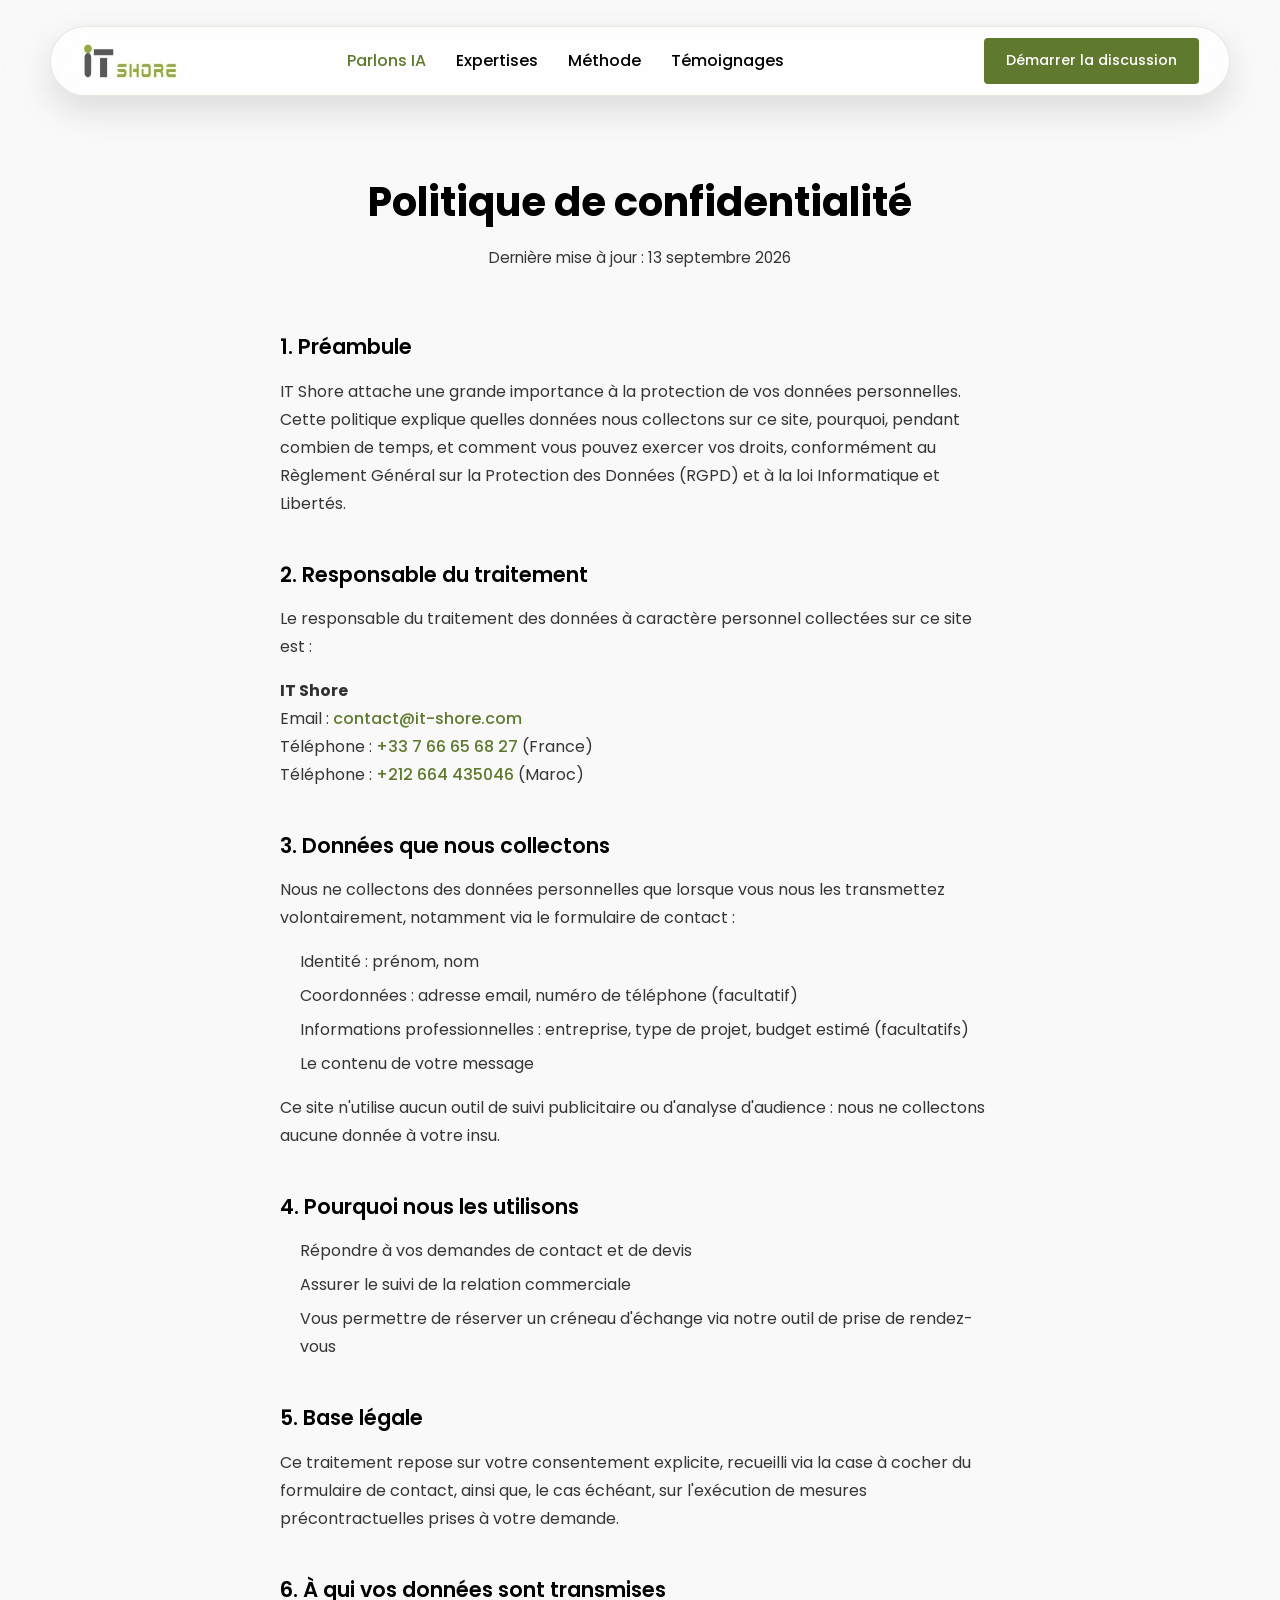
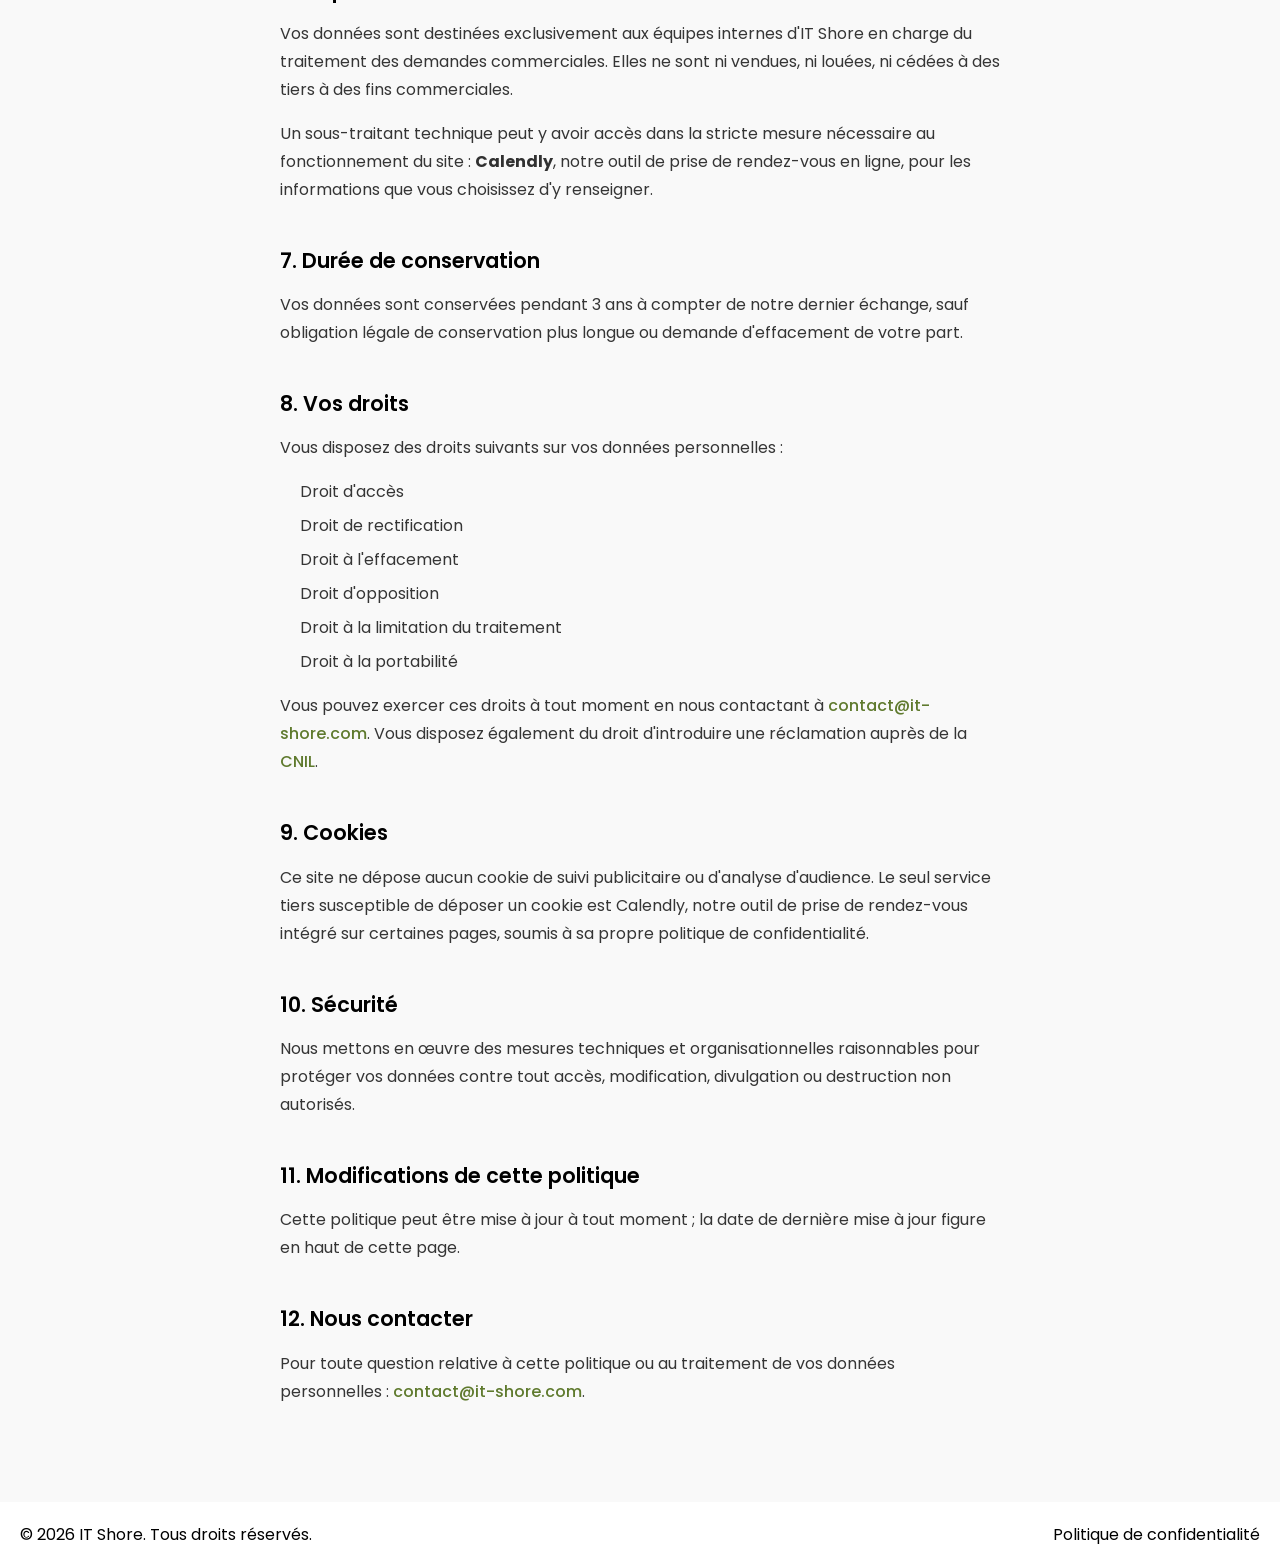
<file: politique-confidentialite.html>
<!DOCTYPE html>
<html lang="fr">

<head>
    <meta charset="UTF-8">
    <meta name="viewport" content="width=device-width, initial-scale=1.0">
    <title>Politique de confidentialité | IT Shore</title>
    <meta name="description" content="Politique de confidentialité du site IT Shore : données collectées, finalités et droits des utilisateurs.">
    <link rel="canonical" href="https://it-shore.com/politique-confidentialite.html">
    <meta name="robots" content="index, follow, max-image-preview:large, max-snippet:-1">
    <meta name="theme-color" content="#5f7a2e">
    <meta property="og:type" content="website">
    <meta property="og:site_name" content="IT Shore">
    <meta property="og:locale" content="fr_FR">
    <meta property="og:url" content="https://it-shore.com/politique-confidentialite.html">
    <meta property="og:title" content="Politique de confidentialité | IT Shore">
    <meta property="og:description" content="Politique de confidentialité du site IT Shore : données collectées, finalités et droits des utilisateurs.">
    <meta property="og:image" content="https://it-shore.com/images/og-image.jpg">
    <meta property="og:image:width" content="1200">
    <meta property="og:image:height" content="630">
    <meta name="twitter:card" content="summary_large_image">
    <meta name="twitter:title" content="Politique de confidentialité | IT Shore">
    <meta name="twitter:description" content="Politique de confidentialité du site IT Shore : données collectées, finalités et droits des utilisateurs.">
    <meta name="twitter:image" content="https://it-shore.com/images/og-image.jpg">
    <link rel="alternate" type="text/markdown" href="https://it-shore.com/llms.txt" title="IT Shore pour les assistants IA">
    <link rel="icon" type="image/svg+xml" href="favicon.svg">
    <link rel="icon" type="image/png" sizes="32x32" href="favicon-32.png">
    <link rel="alternate icon" href="favicon.ico">
    <link rel="apple-touch-icon" href="apple-touch-icon.png">
    <link rel="stylesheet" href="https://cdnjs.cloudflare.com/ajax/libs/font-awesome/6.4.0/css/all.min.css">
    <link rel="preconnect" href="https://fonts.googleapis.com">
    <link rel="preconnect" href="https://fonts.gstatic.com" crossorigin>
    <link rel="stylesheet" href="styles.css">
    <link href="https://fonts.googleapis.com/css2?family=Poppins:wght@300;400;500;600;700&display=swap"
        rel="stylesheet">
</head>

<body>
    <!-- Header avec menu de navigation -->
    <div class="header-blur-mask" aria-hidden="true"></div>
    <header class="header">
        <div class="container">
            <div class="header-content">
                <div class="logo">
                    <a href="index.html">
                        <img src="itshore_logo.jpeg" alt="IT Shore">
                    </a>
                </div>

                <nav class="main-nav" id="mainNav">
                    <ul class="nav-list">
                        <li><a href="ia/parlons-ia.html" class="nav-highlight">Parlons IA</a></li>
                        <li><a href="index.html#expertises">Expertises</a></li>
                        <li><a href="index.html#methode">Méthode</a></li>
                        <li><a href="index.html#temoignages">Témoignages</a></li>
                    </ul>
                </nav>

                <div class="cta-button">
                    <a href="index.html#rdv" class="btn-primary">Démarrer la discussion</a>
                </div>

                <button type="button" class="mobile-menu-toggle" aria-label="Ouvrir le menu" aria-expanded="false" aria-controls="mainNav">
                    <span></span>
                    <span></span>
                    <span></span>
                </button>
            </div>
        </div>
    </header>

    <!-- Titre de page, court -->
    <section class="legal-intro">
        <div class="container">
            <div class="legal-intro-content reveal">
                <h1>Politique de confidentialité</h1>
                <p class="legal-updated">Dernière mise à jour&nbsp;: 13 septembre 2026</p>
            </div>
        </div>
    </section>

    <!-- Contenu -->
    <section class="legal-section">
        <div class="container">
            <article class="legal-content reveal">
                <h2>1. Préambule</h2>
                <p>IT Shore attache une grande importance à la protection de vos données personnelles. Cette politique explique quelles données nous collectons sur ce site, pourquoi, pendant combien de temps, et comment vous pouvez exercer vos droits, conformément au Règlement Général sur la Protection des Données (RGPD) et à la loi Informatique et Libertés.</p>

                <h2>2. Responsable du traitement</h2>
                <p>Le responsable du traitement des données à caractère personnel collectées sur ce site est&nbsp;:</p>
                <p>
                    <strong>IT Shore</strong><br>
                    Email&nbsp;: <a href="mailto:contact@it-shore.com">contact@it-shore.com</a><br>
                    Téléphone&nbsp;: <a href="tel:+33766656827">+33 7 66 65 68 27</a> (France)<br>
                    Téléphone&nbsp;: <a href="tel:+212664435046">+212 664 435046</a> (Maroc)
                </p>

                <h2>3. Données que nous collectons</h2>
                <p>Nous ne collectons des données personnelles que lorsque vous nous les transmettez volontairement, notamment via le formulaire de contact&nbsp;:</p>
                <ul>
                    <li>Identité&nbsp;: prénom, nom</li>
                    <li>Coordonnées&nbsp;: adresse email, numéro de téléphone (facultatif)</li>
                    <li>Informations professionnelles&nbsp;: entreprise, type de projet, budget estimé (facultatifs)</li>
                    <li>Le contenu de votre message</li>
                </ul>
                <p>Ce site n'utilise aucun outil de suivi publicitaire ou d'analyse d'audience&nbsp;: nous ne collectons aucune donnée à votre insu.</p>

                <h2>4. Pourquoi nous les utilisons</h2>
                <ul>
                    <li>Répondre à vos demandes de contact et de devis</li>
                    <li>Assurer le suivi de la relation commerciale</li>
                    <li>Vous permettre de réserver un créneau d'échange via notre outil de prise de rendez-vous</li>
                </ul>

                <h2>5. Base légale</h2>
                <p>Ce traitement repose sur votre consentement explicite, recueilli via la case à cocher du formulaire de contact, ainsi que, le cas échéant, sur l'exécution de mesures précontractuelles prises à votre demande.</p>

                <h2>6. À qui vos données sont transmises</h2>
                <p>Vos données sont destinées exclusivement aux équipes internes d'IT Shore en charge du traitement des demandes commerciales. Elles ne sont ni vendues, ni louées, ni cédées à des tiers à des fins commerciales.</p>
                <p>Un sous-traitant technique peut y avoir accès dans la stricte mesure nécessaire au fonctionnement du site&nbsp;: <strong>Calendly</strong>, notre outil de prise de rendez-vous en ligne, pour les informations que vous choisissez d'y renseigner.</p>

                <h2>7. Durée de conservation</h2>
                <p>Vos données sont conservées pendant 3 ans à compter de notre dernier échange, sauf obligation légale de conservation plus longue ou demande d'effacement de votre part.</p>

                <h2>8. Vos droits</h2>
                <p>Vous disposez des droits suivants sur vos données personnelles&nbsp;:</p>
                <ul>
                    <li>Droit d'accès</li>
                    <li>Droit de rectification</li>
                    <li>Droit à l'effacement</li>
                    <li>Droit d'opposition</li>
                    <li>Droit à la limitation du traitement</li>
                    <li>Droit à la portabilité</li>
                </ul>
                <p>Vous pouvez exercer ces droits à tout moment en nous contactant à <a href="mailto:contact@it-shore.com">contact@it-shore.com</a>. Vous disposez également du droit d'introduire une réclamation auprès de la <a href="https://www.cnil.fr" target="_blank" rel="noopener">CNIL</a>.</p>

                <h2>9. Cookies</h2>
                <p>Ce site ne dépose aucun cookie de suivi publicitaire ou d'analyse d'audience. Le seul service tiers susceptible de déposer un cookie est Calendly, notre outil de prise de rendez-vous intégré sur certaines pages, soumis à sa propre politique de confidentialité.</p>

                <h2>10. Sécurité</h2>
                <p>Nous mettons en œuvre des mesures techniques et organisationnelles raisonnables pour protéger vos données contre tout accès, modification, divulgation ou destruction non autorisés.</p>

                <h2>11. Modifications de cette politique</h2>
                <p>Cette politique peut être mise à jour à tout moment&nbsp;; la date de dernière mise à jour figure en haut de cette page.</p>

                <h2>12. Nous contacter</h2>
                <p>Pour toute question relative à cette politique ou au traitement de vos données personnelles&nbsp;: <a href="mailto:contact@it-shore.com">contact@it-shore.com</a>.</p>
            </article>
        </div>
    </section>

    <!-- Footer -->
    <footer class="footer">
        <div class="container">
            <div class="footer-bottom">
                <div class="copyright">
                    <p>&copy; 2026 IT Shore. Tous droits réservés.</p>
                </div>
                <div class="legal-links">
                    <a href="politique-confidentialite.html">Politique de confidentialité</a>
                </div>
            </div>
        </div>
    </footer>

    <script src="main.js"></script>
    <script src="animations.js"></script>
</body>

</html>
</file>
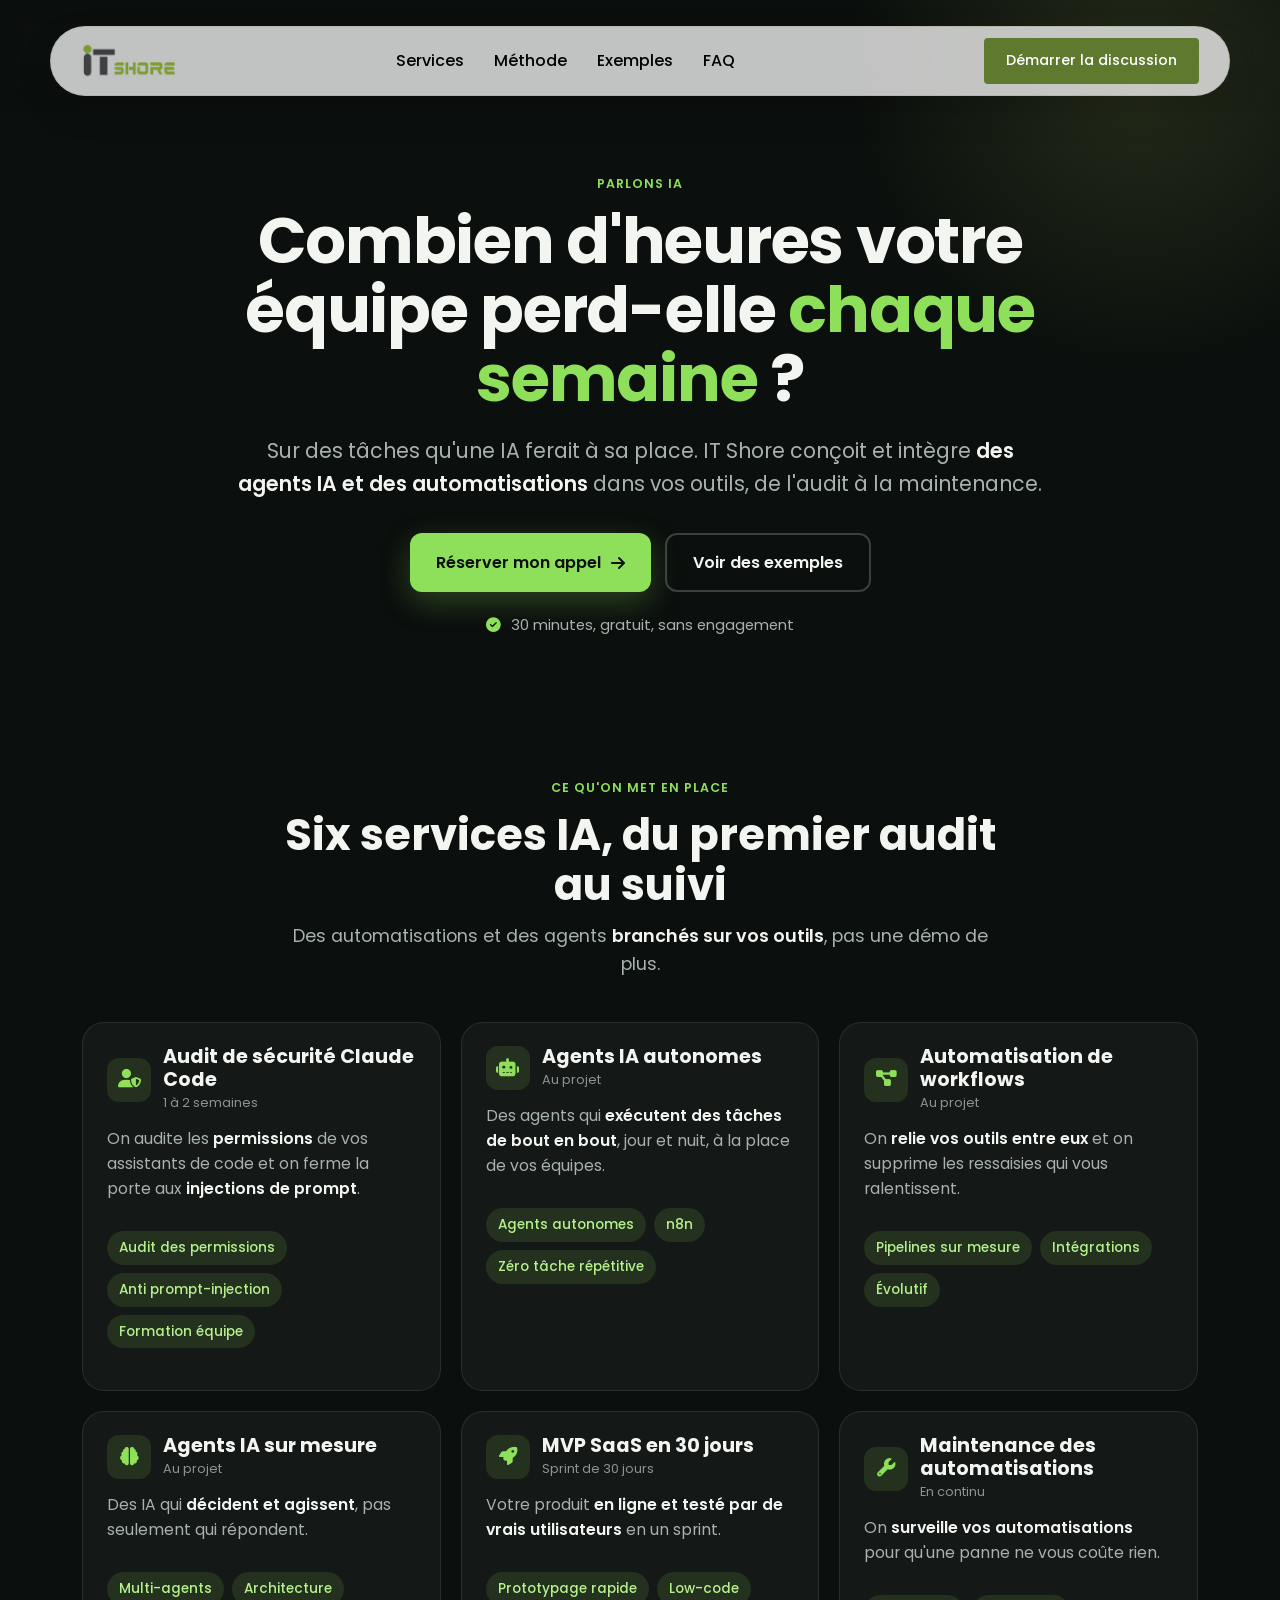
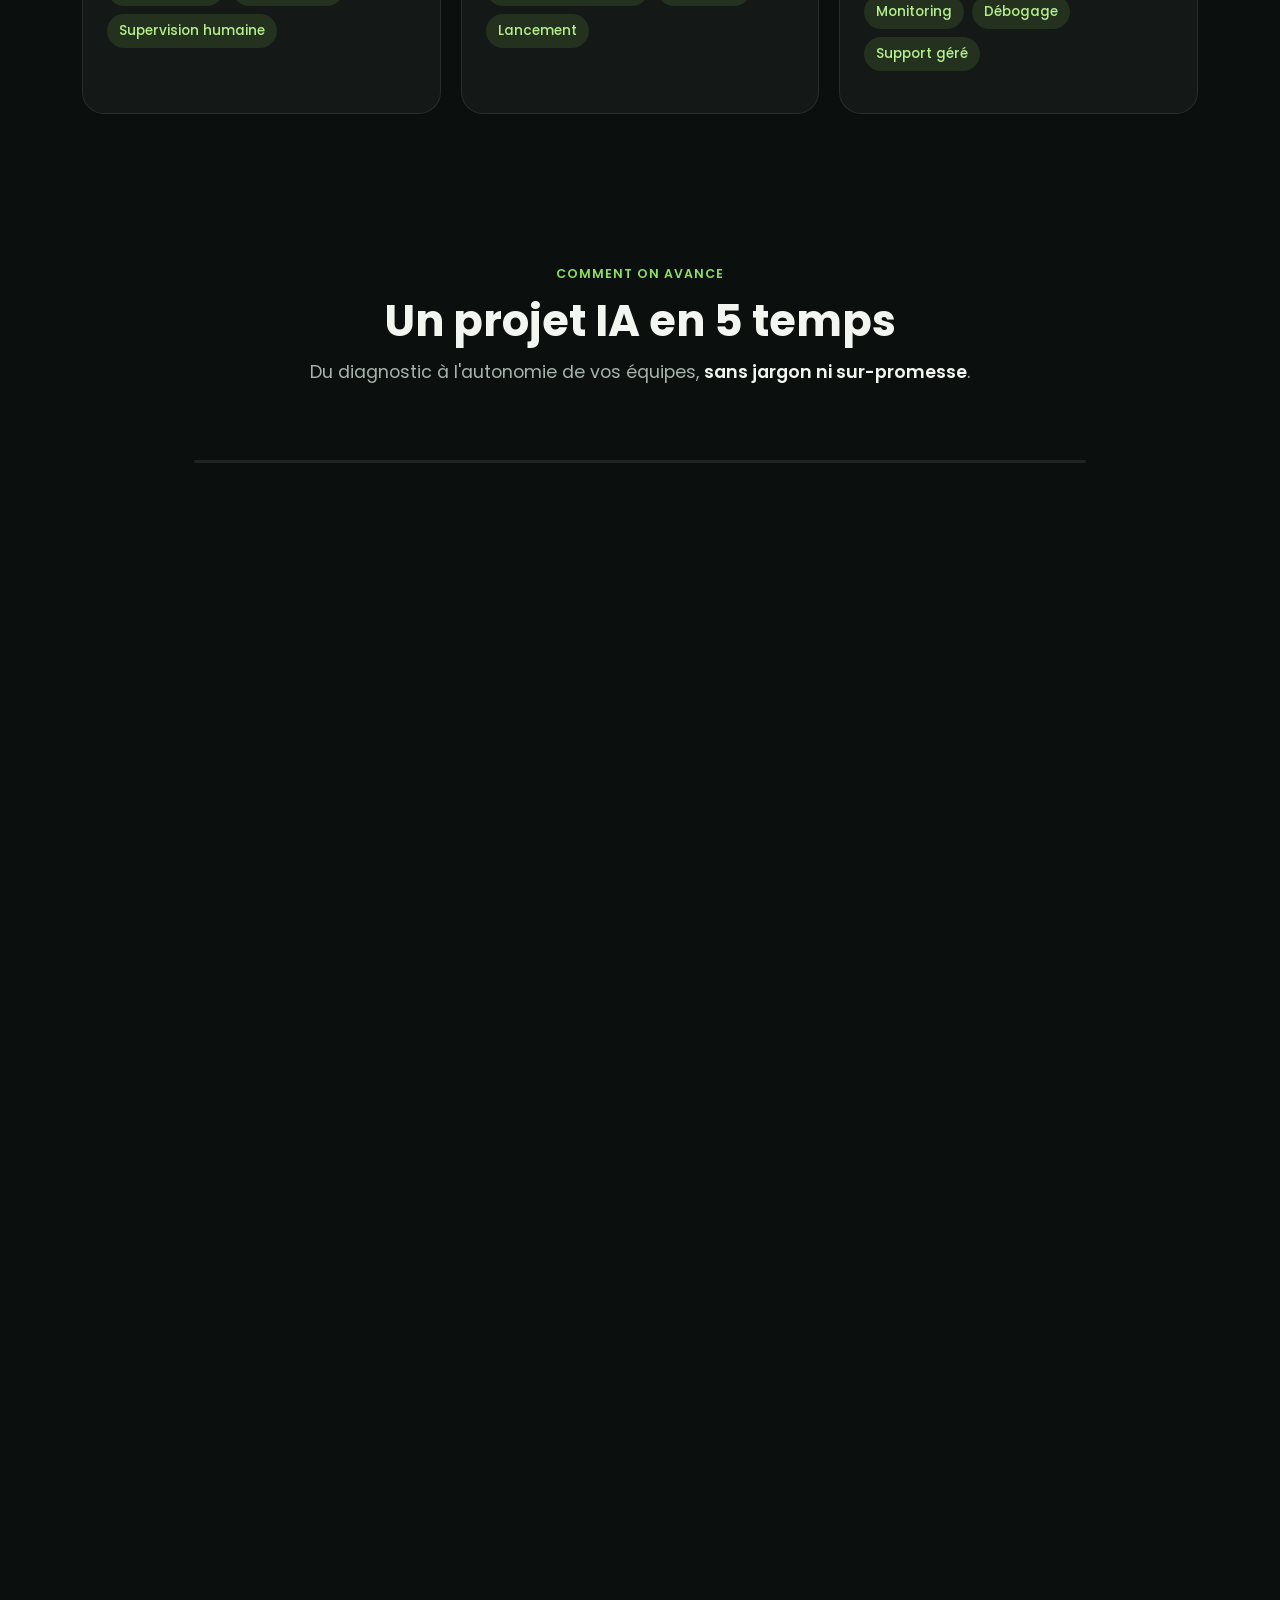
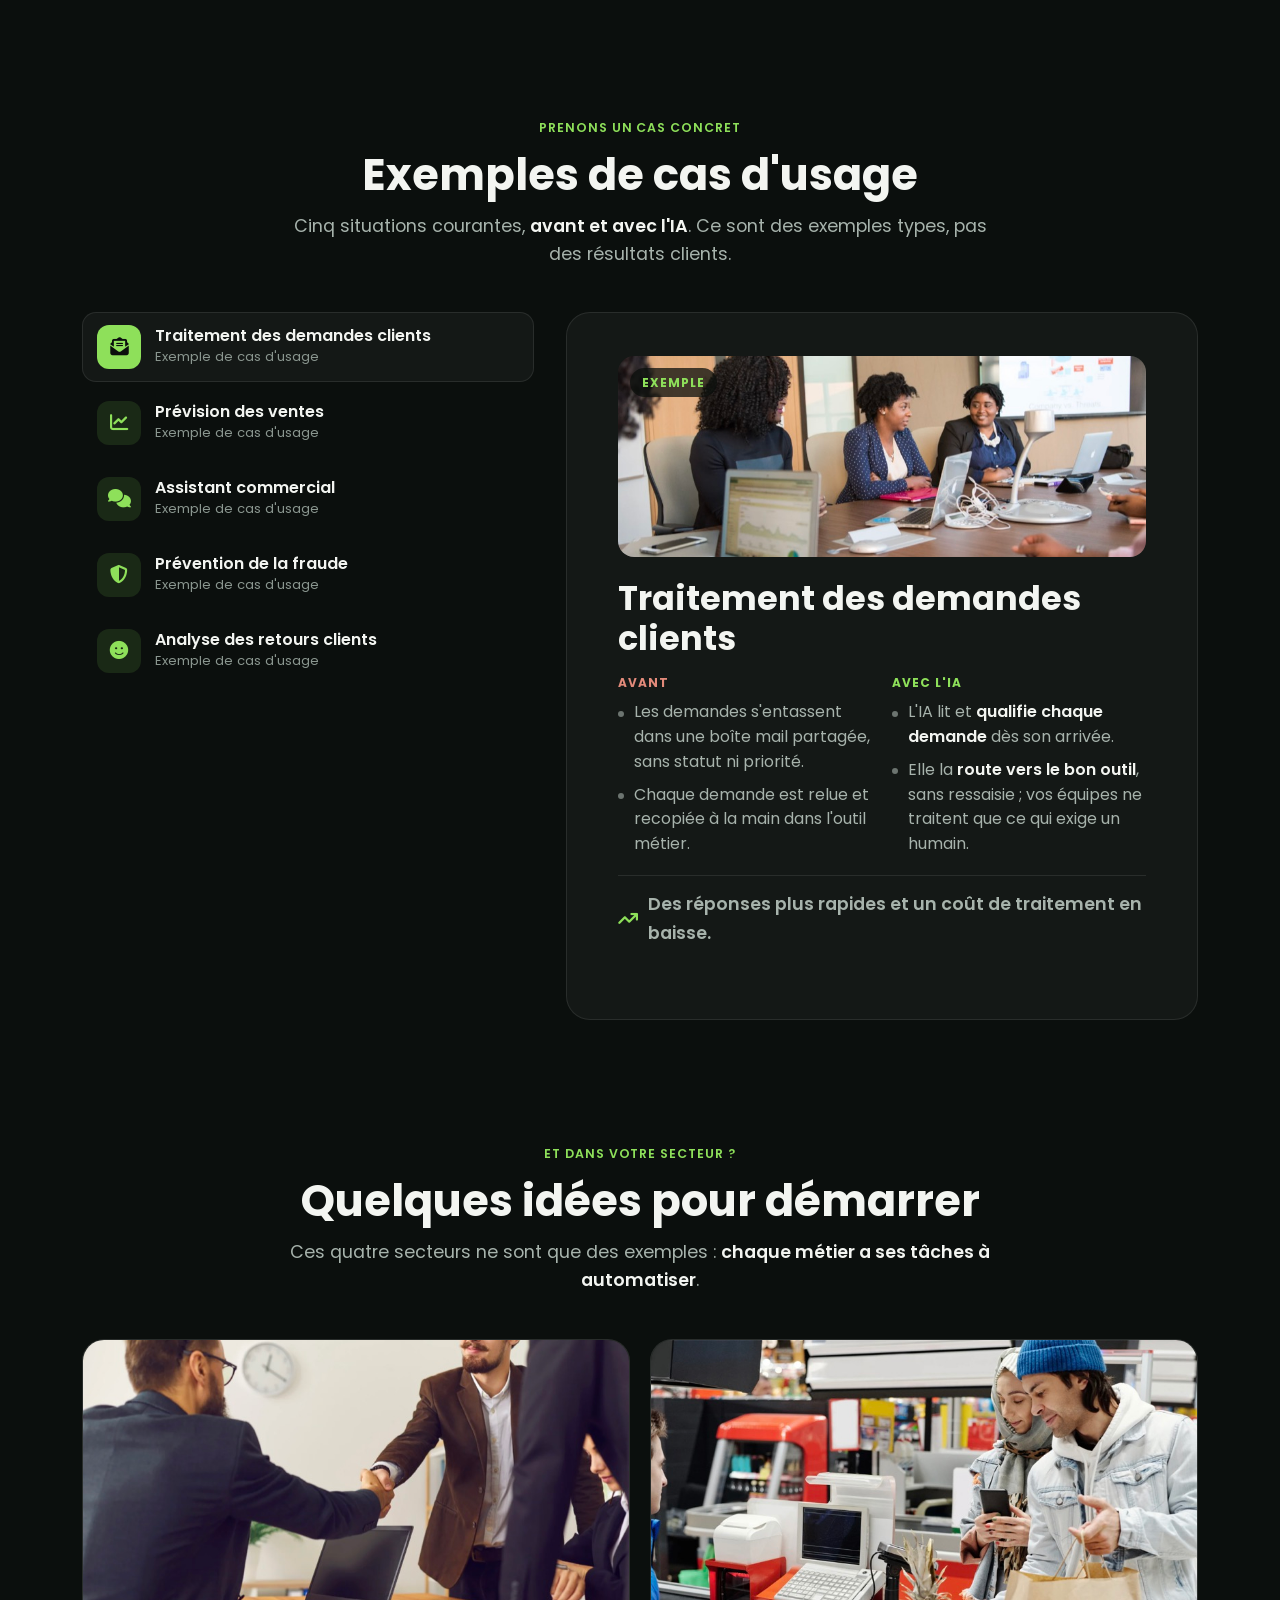
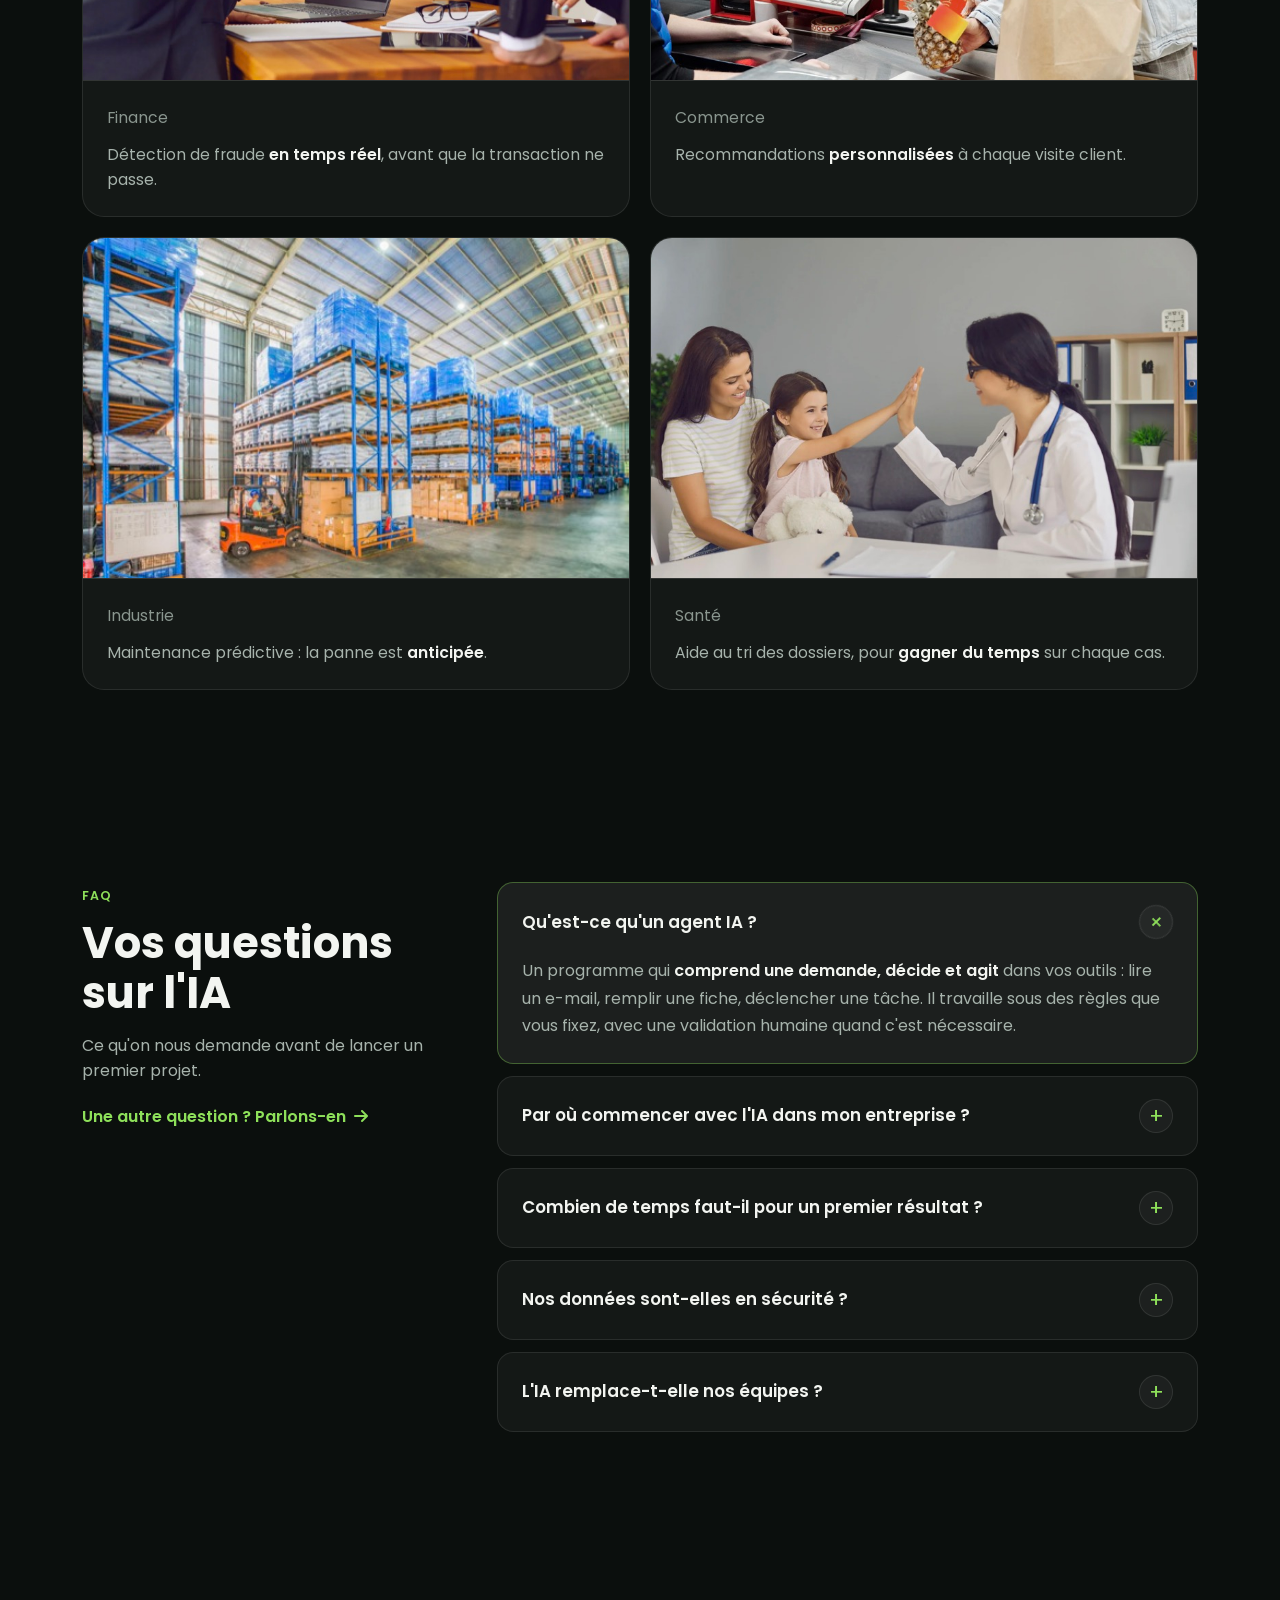
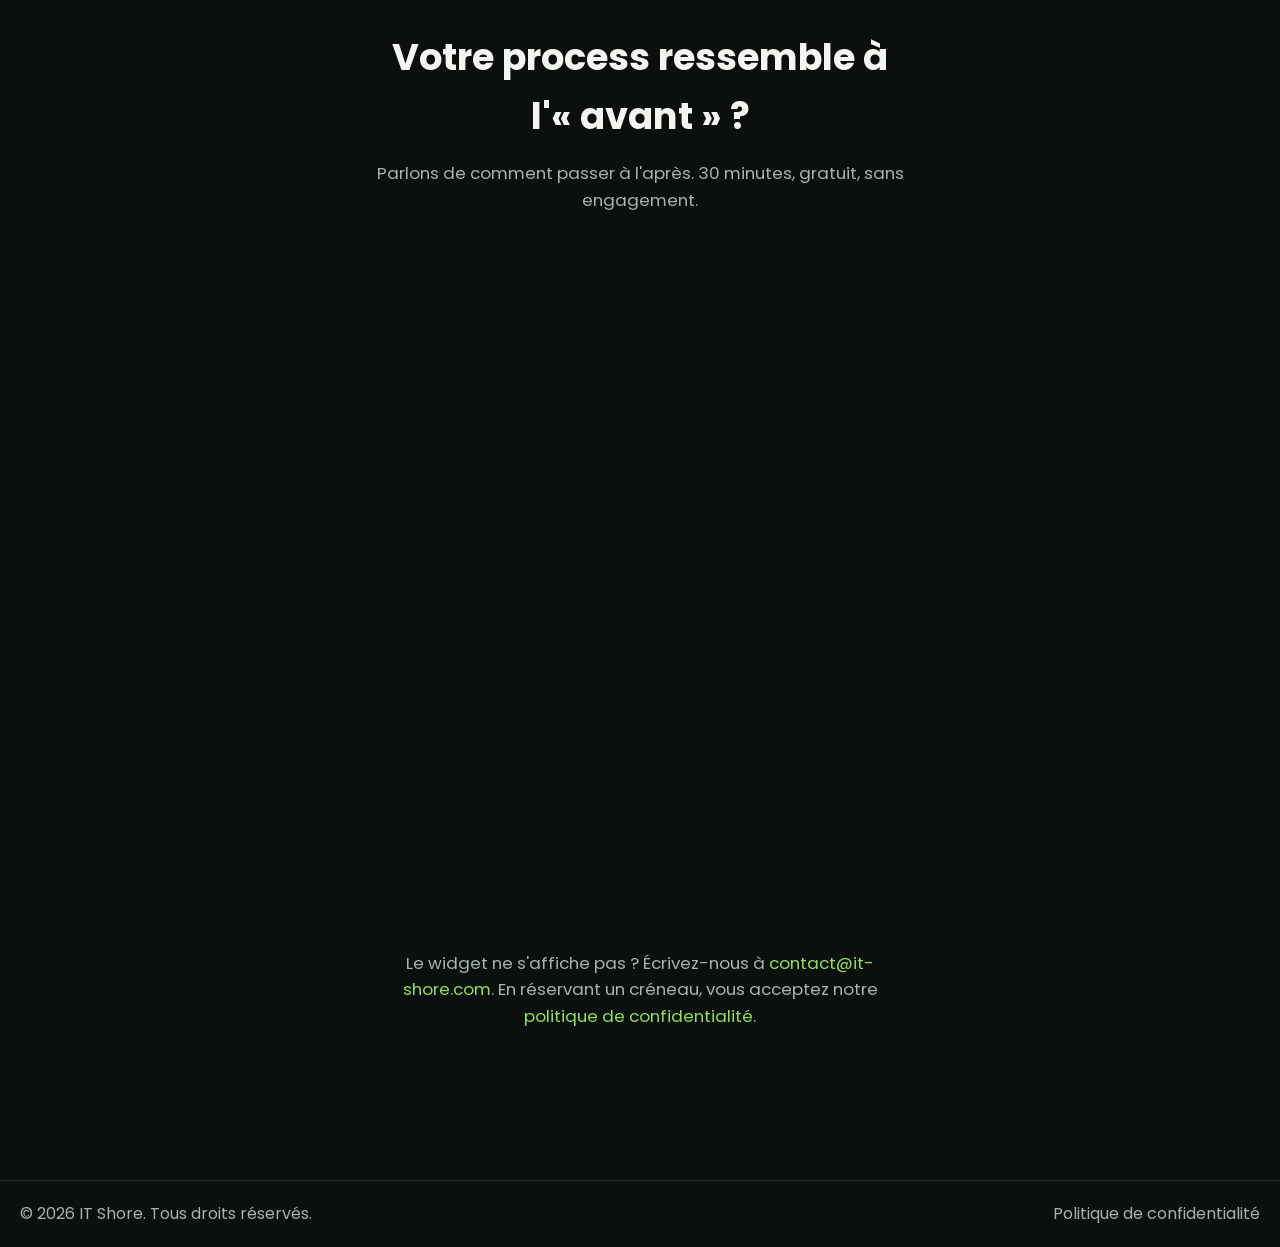
<file: ia/parlons-ia.html>
<!DOCTYPE html>
<html lang="fr">

<head>
    <meta charset="UTF-8">
    <meta name="viewport" content="width=device-width, initial-scale=1.0">
    <title>Parlons IA | Agents IA et automatisations pour les entreprises — IT Shore</title>
    <meta name="description" content="Agents IA, automatisation de workflows, MVP SaaS en 30 jours, audit de sécurité : IT Shore intègre l'IA dans vos outils, du diagnostic à la maintenance. Exemples et FAQ.">
    <link rel="canonical" href="https://it-shore.com/ia/parlons-ia.html">
    <meta name="robots" content="index, follow, max-image-preview:large, max-snippet:-1">
    <meta name="theme-color" content="#5f7a2e">
    <meta property="og:type" content="website">
    <meta property="og:site_name" content="IT Shore">
    <meta property="og:locale" content="fr_FR">
    <meta property="og:url" content="https://it-shore.com/ia/parlons-ia.html">
    <meta property="og:title" content="Parlons IA | Agents IA et automatisations pour les entreprises — IT Shore">
    <meta property="og:description" content="Agents IA, automatisation de workflows, MVP SaaS en 30 jours, audit de sécurité : IT Shore intègre l'IA dans vos outils, du diagnostic à la maintenance. Exemples et FAQ.">
    <meta property="og:image" content="https://it-shore.com/images/og-image.jpg">
    <meta property="og:image:width" content="1200">
    <meta property="og:image:height" content="630">
    <meta name="twitter:card" content="summary_large_image">
    <meta name="twitter:title" content="Parlons IA | Agents IA et automatisations pour les entreprises — IT Shore">
    <meta name="twitter:description" content="Agents IA, automatisation de workflows, MVP SaaS en 30 jours, audit de sécurité : IT Shore intègre l'IA dans vos outils, du diagnostic à la maintenance. Exemples et FAQ.">
    <meta name="twitter:image" content="https://it-shore.com/images/og-image.jpg">
    <link rel="alternate" type="text/markdown" href="https://it-shore.com/llms.txt" title="IT Shore pour les assistants IA">
    <link rel="icon" type="image/svg+xml" href="../favicon.svg">
    <link rel="icon" type="image/png" sizes="32x32" href="../favicon-32.png">
    <link rel="alternate icon" href="../favicon.ico">
    <link rel="apple-touch-icon" href="../apple-touch-icon.png">
    <script type="application/ld+json">{"@context": "https://schema.org", "@graph": [{"@type": "Organization", "@id": "https://it-shore.com/#organization", "name": "IT Shore", "url": "https://it-shore.com/"}, {"@type": "BreadcrumbList", "itemListElement": [{"@type": "ListItem", "position": 1, "name": "Accueil", "item": "https://it-shore.com/"}, {"@type": "ListItem", "position": 2, "name": "Parlons IA", "item": "https://it-shore.com/ia/parlons-ia.html"}]}, {"@type": "OfferCatalog", "name": "Services IA d'IT Shore", "itemListElement": [{"@type": "Offer", "itemOffered": {"@type": "Service", "name": "Audit de sécurité Claude Code", "provider": {"@id": "https://it-shore.com/#organization"}}}, {"@type": "Offer", "itemOffered": {"@type": "Service", "name": "Agents IA autonomes", "provider": {"@id": "https://it-shore.com/#organization"}}}, {"@type": "Offer", "itemOffered": {"@type": "Service", "name": "Automatisation de workflows", "provider": {"@id": "https://it-shore.com/#organization"}}}, {"@type": "Offer", "itemOffered": {"@type": "Service", "name": "Agents IA sur mesure", "provider": {"@id": "https://it-shore.com/#organization"}}}, {"@type": "Offer", "itemOffered": {"@type": "Service", "name": "MVP SaaS en 30 jours", "provider": {"@id": "https://it-shore.com/#organization"}}}, {"@type": "Offer", "itemOffered": {"@type": "Service", "name": "Maintenance des automatisations", "provider": {"@id": "https://it-shore.com/#organization"}}}]}, {"@type": "FAQPage", "mainEntity": [{"@type": "Question", "name": "Qu'est-ce qu'un agent IA ?", "acceptedAnswer": {"@type": "Answer", "text": "Un programme qui comprend une demande, décide et agit dans vos outils : lire un e-mail, remplir une fiche, déclencher une tâche. Il travaille sous des règles que vous fixez, avec une validation humaine quand c'est nécessaire."}}, {"@type": "Question", "name": "Par où commencer avec l'IA dans mon entreprise ?", "acceptedAnswer": {"@type": "Answer", "text": "Par un diagnostic de vos process : on repère les tâches répétitives et à fort volume, puis on teste un premier cas sur un prototype avant d'aller plus loin."}}, {"@type": "Question", "name": "Combien de temps faut-il pour un premier résultat ?", "acceptedAnswer": {"@type": "Answer", "text": "Un prototype sur un cas réel se construit en quelques semaines. Pour un produit complet, notre sprint MVP vise une mise en ligne en 30 jours."}}, {"@type": "Question", "name": "Nos données sont-elles en sécurité ?", "acceptedAnswer": {"@type": "Answer", "text": "Chaque agent est audité et testé avant la mise en production, ses permissions sont limitées au strict nécessaire, et nous protégeons vos assistants contre les injections de prompt."}}, {"@type": "Question", "name": "L'IA remplace-t-elle nos équipes ?", "acceptedAnswer": {"@type": "Answer", "text": "Non : elle prend en charge les tâches répétitives pour que vos équipes se concentrent sur les dossiers qui demandent un humain."}}]}]}</script>
    <link rel="stylesheet" href="../styles.css">
    <link rel="stylesheet" href="https://cdnjs.cloudflare.com/ajax/libs/font-awesome/6.4.0/css/all.min.css">
    <link rel="preconnect" href="https://fonts.googleapis.com">
    <link rel="preconnect" href="https://fonts.gstatic.com" crossorigin>
    <link rel="stylesheet" href="styles.css">
    <link rel="stylesheet" href="../home.css?v=20261113">
    <link href="https://fonts.googleapis.com/css2?family=Poppins:wght@300;400;500;600;700&family=JetBrains+Mono:wght@500;700&display=swap"
        rel="stylesheet">
</head>

<body class="ia-page">
    <!-- Header avec menu de navigation -->
    <div class="header-blur-mask" aria-hidden="true"></div>
    <header class="header">
        <div class="container">
            <div class="header-content">
                <div class="logo">
                    <a href="../index.html">
                        <img src="../itshore_logo.png" alt="IT Shore">
                    </a>
                </div>

                <nav class="main-nav" id="mainNav">
                    <ul class="nav-list">
                        <li><a href="#services">Services</a></li>
                        <li><a href="#methode">Méthode</a></li>
                        <li><a href="#exemples">Exemples</a></li>
                        <li><a href="#faq">FAQ</a></li>
                    </ul>
                </nav>

                <div class="cta-button">
                    <a href="#rdv" class="btn-primary">Démarrer la discussion</a>
                </div>

                <button type="button" class="mobile-menu-toggle" aria-label="Ouvrir le menu" aria-expanded="false" aria-controls="mainNav">
                    <span></span>
                    <span></span>
                    <span></span>
                </button>
            </div>
        </div>
    </header>

    <main class="home home-dark">

    <!-- HERO -->
    <section class="home-hero ia-hero-x">
        <div class="ai-animation" aria-hidden="true"><div class="network-nodes"></div></div>
        <div class="home-wrap home-hero-grid">
            <div class="home-hero-copy">
                <span class="home-eyebrow">Parlons IA</span>
                <h1>Combien d'heures votre équipe perd-elle <span class="ia-accent">chaque semaine</span>&nbsp;?</h1>
                <p class="home-lead">Sur des tâches qu'une IA ferait à sa place. IT Shore conçoit et intègre <strong>des agents IA et des automatisations</strong> dans vos outils, de l'audit à la maintenance.</p>
                <div class="home-actions">
                    <a href="#rdv" class="home-btn home-btn-solid">Réserver mon appel <i class="fas fa-arrow-right" aria-hidden="true"></i></a>
                    <a href="#exemples" class="home-btn home-btn-ghost">Voir des exemples</a>
                </div>
                <ul class="home-proof">
                    <li><i class="fas fa-circle-check" aria-hidden="true"></i> 30 minutes, gratuit, sans engagement</li>
                </ul>
            </div>
        </div>
    </section>

    <!-- SERVICES -->
    <section class="home-section" id="services" aria-labelledby="services-title">
        <div class="home-wrap">
            <header class="home-section-head">
                <span class="home-eyebrow">Ce qu'on met en place</span>
                <h2 id="services-title">Six services IA, du premier audit au suivi</h2>
                <p>Des automatisations et des agents <strong>branchés sur vos outils</strong>, pas une démo de plus.</p>
            </header>
            <div class="home-prods ia-services-x">
                <article class="home-prod">
                    <div class="home-prod-body">
                        <div class="home-prod-head"><span class="home-project-icon"><i class="fas fa-user-shield" aria-hidden="true"></i></span><div><h3>Audit de sécurité Claude Code</h3><p class="home-prod-domain">1 à 2 semaines</p></div></div>
                        <p>On audite les <strong>permissions</strong> de vos assistants de code et on ferme la porte aux <strong>injections de prompt</strong>.</p>
                        <ul class="home-chips"><li>Audit des permissions</li><li>Anti prompt-injection</li><li>Formation équipe</li></ul>
                    </div>
                </article>
                <article class="home-prod">
                    <div class="home-prod-body">
                        <div class="home-prod-head"><span class="home-project-icon"><i class="fas fa-robot" aria-hidden="true"></i></span><div><h3>Agents IA autonomes</h3><p class="home-prod-domain">Au projet</p></div></div>
                        <p>Des agents qui <strong>exécutent des tâches de bout en bout</strong>, jour et nuit, à la place de vos équipes.</p>
                        <ul class="home-chips"><li>Agents autonomes</li><li>n8n</li><li>Zéro tâche répétitive</li></ul>
                    </div>
                </article>
                <article class="home-prod">
                    <div class="home-prod-body">
                        <div class="home-prod-head"><span class="home-project-icon"><i class="fas fa-diagram-project" aria-hidden="true"></i></span><div><h3>Automatisation de workflows</h3><p class="home-prod-domain">Au projet</p></div></div>
                        <p>On <strong>relie vos outils entre eux</strong> et on supprime les ressaisies qui vous ralentissent.</p>
                        <ul class="home-chips"><li>Pipelines sur mesure</li><li>Intégrations</li><li>Évolutif</li></ul>
                    </div>
                </article>
                <article class="home-prod">
                    <div class="home-prod-body">
                        <div class="home-prod-head"><span class="home-project-icon"><i class="fas fa-brain" aria-hidden="true"></i></span><div><h3>Agents IA sur mesure</h3><p class="home-prod-domain">Au projet</p></div></div>
                        <p>Des IA qui <strong>décident et agissent</strong>, pas seulement qui répondent.</p>
                        <ul class="home-chips"><li>Multi-agents</li><li>Architecture</li><li>Supervision humaine</li></ul>
                    </div>
                </article>
                <article class="home-prod">
                    <div class="home-prod-body">
                        <div class="home-prod-head"><span class="home-project-icon"><i class="fas fa-rocket" aria-hidden="true"></i></span><div><h3>MVP SaaS en 30 jours</h3><p class="home-prod-domain">Sprint de 30 jours</p></div></div>
                        <p>Votre produit <strong>en ligne et testé par de vrais utilisateurs</strong> en un sprint.</p>
                        <ul class="home-chips"><li>Prototypage rapide</li><li>Low-code</li><li>Lancement</li></ul>
                    </div>
                </article>
                <article class="home-prod">
                    <div class="home-prod-body">
                        <div class="home-prod-head"><span class="home-project-icon"><i class="fas fa-wrench" aria-hidden="true"></i></span><div><h3>Maintenance des automatisations</h3><p class="home-prod-domain">En continu</p></div></div>
                        <p>On <strong>surveille vos automatisations</strong> pour qu'une panne ne vous coûte rien.</p>
                        <ul class="home-chips"><li>Monitoring</li><li>Débogage</li><li>Support géré</li></ul>
                    </div>
                </article>
            </div>
        </div>
    </section>

    <!-- MÉTHODE -->
    <section class="home-stage" id="methode" data-stage data-screens="1.9" data-align="center" aria-labelledby="methode-title">
        <div class="home-stage-sticky">
            <div class="home-stage-content home-wrap">
                <header class="home-section-head">
                    <span class="home-eyebrow">Comment on avance</span>
                    <h2 id="methode-title">Un projet IA en 5 temps</h2>
                    <p>Du diagnostic à l'autonomie de vos équipes, <strong>sans jargon ni sur-promesse</strong>.</p>
                </header>
                <ol class="home-steps">
                    <li class="home-steps-rail" aria-hidden="true"><i data-rail></i></li>
                    <li class="home-step" data-reveal-at="0.30">
                        <span class="home-step-dot">1</span>
                        <h3>Diagnostic</h3>
                        <p>On repère où l'IA a <strong>le plus d'impact</strong> dans vos process.</p>
                    </li>
                    <li class="home-step" data-reveal-at="0.42">
                        <span class="home-step-dot">2</span>
                        <h3>Prototype</h3>
                        <p>Un premier prototype sur <strong>un cas réel</strong>, avant d'investir plus.</p>
                    </li>
                    <li class="home-step" data-reveal-at="0.54">
                        <span class="home-step-dot">3</span>
                        <h3>Intégration</h3>
                        <p>La solution se branche <strong>sur vos outils existants</strong>.</p>
                    </li>
                    <li class="home-step" data-reveal-at="0.66">
                        <span class="home-step-dot">4</span>
                        <h3>Sécurité &amp; tests</h3>
                        <p>Chaque agent est <strong>audité et testé</strong> avant la mise en production.</p>
                    </li>
                    <li class="home-step" data-reveal-at="0.78">
                        <span class="home-step-dot">5</span>
                        <h3>Déploiement</h3>
                        <p>Vos équipes prennent la main, <strong>accompagnées</strong> dans la durée.</p>
                    </li>
                </ol>
                <div class="home-center" data-reveal-at="0.86">
                    <a href="#rdv" class="home-btn home-btn-solid">Parlons de votre cas <i class="fas fa-arrow-right" aria-hidden="true"></i></a>
                </div>
            </div>
        </div>
    </section>

    <!-- EXEMPLES DE CAS D'USAGE -->
    <section class="home-section" id="exemples" aria-labelledby="exemples-title">
        <div class="home-wrap">
            <header class="home-section-head">
                <span class="home-eyebrow">Prenons un cas concret</span>
                <h2 id="exemples-title">Exemples de cas d'usage</h2>
                <p>Cinq situations courantes, <strong>avant et avec l'IA</strong>. Ce sont des exemples types, pas des résultats clients.</p>
            </header>
            <div class="home-projects" data-tabs>
                <ul class="home-projects-list" role="tablist" aria-label="Exemples de cas d'usage">
                    <li><button type="button" role="tab" id="case-tab-0" aria-controls="case-panel-0" aria-selected="true" data-tab="0"><span class="home-project-icon"><i class="fas fa-envelope-open-text" aria-hidden="true"></i></span><span class="home-projects-label"><strong>Traitement des demandes clients</strong><small>Exemple de cas d'usage</small></span></button></li>
                    <li><button type="button" role="tab" id="case-tab-1" aria-controls="case-panel-1" aria-selected="false" data-tab="1"><span class="home-project-icon"><i class="fas fa-chart-line" aria-hidden="true"></i></span><span class="home-projects-label"><strong>Prévision des ventes</strong><small>Exemple de cas d'usage</small></span></button></li>
                    <li><button type="button" role="tab" id="case-tab-2" aria-controls="case-panel-2" aria-selected="false" data-tab="2"><span class="home-project-icon"><i class="fas fa-comments" aria-hidden="true"></i></span><span class="home-projects-label"><strong>Assistant commercial</strong><small>Exemple de cas d'usage</small></span></button></li>
                    <li><button type="button" role="tab" id="case-tab-3" aria-controls="case-panel-3" aria-selected="false" data-tab="3"><span class="home-project-icon"><i class="fas fa-shield-halved" aria-hidden="true"></i></span><span class="home-projects-label"><strong>Prévention de la fraude</strong><small>Exemple de cas d'usage</small></span></button></li>
                    <li><button type="button" role="tab" id="case-tab-4" aria-controls="case-panel-4" aria-selected="false" data-tab="4"><span class="home-project-icon"><i class="fas fa-face-smile" aria-hidden="true"></i></span><span class="home-projects-label"><strong>Analyse des retours clients</strong><small>Exemple de cas d'usage</small></span></button></li>
                </ul>
                <div class="home-projects-panels">
                    <article class="home-projects-panel ia-case-panel is-active" role="tabpanel" id="case-panel-0" aria-labelledby="case-tab-0">
                        <div class="ia-case-photo"><img src="ia-entreprise.jpg" alt="" loading="lazy"><span class="ia-case-flag">Exemple</span></div>
                        <h3>Traitement des demandes clients</h3>
                        <div class="ia-case-cols">
                            <div><p class="ia-case-label ia-case-before">Avant</p><ul><li>Les demandes s'entassent dans une boîte mail partagée, sans statut ni priorité.</li><li>Chaque demande est relue et recopiée à la main dans l'outil métier.</li></ul></div>
                            <div><p class="ia-case-label ia-case-after">Avec l'IA</p><ul><li>L'IA lit et <strong>qualifie chaque demande</strong> dès son arrivée.</li><li>Elle la <strong>route vers le bon outil</strong>, sans ressaisie ; vos équipes ne traitent que ce qui exige un humain.</li></ul></div>
                        </div>
                        <p class="ia-case-result"><i class="fas fa-arrow-trend-up" aria-hidden="true"></i>Des réponses plus rapides et un coût de traitement en baisse.</p>
                    </article>
                    <article class="home-projects-panel ia-case-panel" role="tabpanel" id="case-panel-1" aria-labelledby="case-tab-1" hidden>
                        <div class="ia-case-photo"><img src="b2b.jpg" alt="" loading="lazy"><span class="ia-case-flag">Exemple</span></div>
                        <h3>Prévision des ventes</h3>
                        <div class="ia-case-cols">
                            <div><p class="ia-case-label ia-case-before">Avant</p><ul><li>Chaque manager prévoit à sa façon, sur un tableur différent.</li><li>L'écart avec la réalité n'apparaît qu'en fin de trimestre.</li></ul></div>
                            <div><p class="ia-case-label ia-case-after">Avec l'IA</p><ul><li>L'IA croise <strong>historique, saisonnalité et pipeline</strong> en continu.</li><li>La prévision se met à jour <strong>chaque semaine</strong>, la direction ajuste à temps.</li></ul></div>
                        </div>
                        <p class="ia-case-result"><i class="fas fa-arrow-trend-up" aria-hidden="true"></i>Moins de surstock, moins de ruptures, une trésorerie mieux anticipée.</p>
                    </article>
                    <article class="home-projects-panel ia-case-panel" role="tabpanel" id="case-panel-2" aria-labelledby="case-tab-2" hidden>
                        <div class="ia-case-photo"><img src="sante.jpg" alt="" loading="lazy"><span class="ia-case-flag">Exemple</span></div>
                        <h3>Assistant commercial</h3>
                        <div class="ia-case-cols">
                            <div><p class="ia-case-label ia-case-before">Avant</p><ul><li>Un prospect sans réponse immédiate part chez un concurrent.</li><li>Les commerciaux répondent aux mêmes questions plusieurs fois par jour.</li></ul></div>
                            <div><p class="ia-case-label ia-case-after">Avec l'IA</p><ul><li>Un agent IA <strong>répond instantanément</strong>, avec votre offre réelle.</li><li>Il <strong>qualifie l'échange</strong> avant de le passer à un commercial.</li></ul></div>
                        </div>
                        <p class="ia-case-result"><i class="fas fa-arrow-trend-up" aria-hidden="true"></i>Plus aucun prospect perdu faute de réponse.</p>
                    </article>
                    <article class="home-projects-panel ia-case-panel" role="tabpanel" id="case-panel-3" aria-labelledby="case-tab-3" hidden>
                        <div class="ia-case-photo"><img src="finance.jpg" alt="" loading="lazy"><span class="ia-case-flag">Exemple</span></div>
                        <h3>Prévention de la fraude</h3>
                        <div class="ia-case-cols">
                            <div><p class="ia-case-label ia-case-before">Avant</p><ul><li>Une transaction suspecte se noie dans le volume du jour.</li><li>La fraude n'est repérée qu'après coup, une fois la perte actée.</li></ul></div>
                            <div><p class="ia-case-label ia-case-after">Avec l'IA</p><ul><li>L'IA <strong>analyse chaque transaction</strong> avant validation.</li><li>Les cas suspects sont <strong>bloqués automatiquement</strong>, sans ralentir les autres.</li></ul></div>
                        </div>
                        <p class="ia-case-result"><i class="fas fa-arrow-trend-up" aria-hidden="true"></i>La perte est évitée, pas seulement constatée.</p>
                    </article>
                    <article class="home-projects-panel ia-case-panel" role="tabpanel" id="case-panel-4" aria-labelledby="case-tab-4" hidden>
                        <div class="ia-case-photo"><img src="retail.jpg" alt="" loading="lazy"><span class="ia-case-flag">Exemple</span></div>
                        <h3>Analyse des retours clients</h3>
                        <div class="ia-case-cols">
                            <div><p class="ia-case-label ia-case-before">Avant</p><ul><li>Les retours arrivent de partout : e-mail, réseaux sociaux, formulaires.</li><li>Personne n'a le temps de tous les lire avant le bilan trimestriel.</li></ul></div>
                            <div><p class="ia-case-label ia-case-after">Avec l'IA</p><ul><li>L'IA lit chaque retour et <strong>l'associe à un thème</strong>.</li><li>Les <strong>signaux faibles</strong> remontent en temps réel à la bonne équipe.</li></ul></div>
                        </div>
                        <p class="ia-case-result"><i class="fas fa-arrow-trend-up" aria-hidden="true"></i>Les irritants sont traités avant de coûter des clients.</p>
                    </article>
                </div>
            </div>
        </div>
    </section>

    <!-- SECTEURS -->
    <section class="home-section home-section-tight" id="secteurs" aria-labelledby="secteurs-title">
        <div class="home-wrap">
            <header class="home-section-head">
                <span class="home-eyebrow">Et dans votre secteur&nbsp;?</span>
                <h2 id="secteurs-title">Quelques idées pour démarrer</h2>
                <p>Ces quatre secteurs ne sont que des exemples&nbsp;: <strong>chaque métier a ses tâches à automatiser</strong>.</p>
            </header>
            <div class="home-prods ia-sectors">
                <article class="home-prod home-prod-wide ia-sector">
                    <div class="home-prod-shot"><img src="finance.jpg" alt="Exemple d'usage de l'IA : Finance" loading="lazy"></div>
                    <div class="home-prod-body"><p class="home-prod-domain">Finance</p><p>Détection de fraude <strong>en temps réel</strong>, avant que la transaction ne passe.</p></div>
                </article>
                <article class="home-prod home-prod-wide ia-sector">
                    <div class="home-prod-shot"><img src="retail.jpg" alt="Exemple d'usage de l'IA : Commerce" loading="lazy"></div>
                    <div class="home-prod-body"><p class="home-prod-domain">Commerce</p><p>Recommandations <strong>personnalisées</strong> à chaque visite client.</p></div>
                </article>
                <article class="home-prod home-prod-wide ia-sector">
                    <div class="home-prod-shot"><img src="industrie.jpg" alt="Exemple d'usage de l'IA : Industrie" loading="lazy"></div>
                    <div class="home-prod-body"><p class="home-prod-domain">Industrie</p><p>Maintenance prédictive&nbsp;: la panne est <strong>anticipée</strong>.</p></div>
                </article>
                <article class="home-prod home-prod-wide ia-sector">
                    <div class="home-prod-shot"><img src="sante.jpg" alt="Exemple d'usage de l'IA : Santé" loading="lazy"></div>
                    <div class="home-prod-body"><p class="home-prod-domain">Santé</p><p>Aide au tri des dossiers, pour <strong>gagner du temps</strong> sur chaque cas.</p></div>
                </article>
            </div>
        </div>
    </section>

    <!-- FAQ -->
    <section class="home-section" id="faq" aria-labelledby="faq-title">
        <div class="home-wrap home-faq">
            <div class="home-faq-side">
                <span class="home-eyebrow">FAQ</span>
                <h2 id="faq-title">Vos questions sur l'IA</h2>
                <p>Ce qu'on nous demande avant de lancer un premier projet.</p>
                <a href="#rdv" class="home-link">Une autre question&nbsp;? Parlons-en <i class="fas fa-arrow-right" aria-hidden="true"></i></a>
            </div>
            <div class="home-faq-list">
                <details name="faq" open>
                    <summary><h3>Qu'est-ce qu'un agent IA&nbsp;?</h3><span class="home-faq-plus" aria-hidden="true">+</span></summary>
                    <p>Un programme qui <strong>comprend une demande, décide et agit</strong> dans vos outils&nbsp;: lire un e-mail, remplir une fiche, déclencher une tâche. Il travaille sous des règles que vous fixez, avec une validation humaine quand c'est nécessaire.</p>
                </details>
                <details name="faq">
                    <summary><h3>Par où commencer avec l'IA dans mon entreprise&nbsp;?</h3><span class="home-faq-plus" aria-hidden="true">+</span></summary>
                    <p>Par un <strong>diagnostic de vos process</strong>&nbsp;: on repère les tâches répétitives et à fort volume, puis on teste un premier cas sur un prototype avant d'aller plus loin.</p>
                </details>
                <details name="faq">
                    <summary><h3>Combien de temps faut-il pour un premier résultat&nbsp;?</h3><span class="home-faq-plus" aria-hidden="true">+</span></summary>
                    <p>Un prototype sur un cas réel se construit en <strong>quelques semaines</strong>. Pour un produit complet, notre sprint MVP vise une mise en ligne en 30 jours.</p>
                </details>
                <details name="faq">
                    <summary><h3>Nos données sont-elles en sécurité&nbsp;?</h3><span class="home-faq-plus" aria-hidden="true">+</span></summary>
                    <p>Chaque agent est <strong>audité et testé</strong> avant la mise en production, ses permissions sont limitées au strict nécessaire, et nous protégeons vos assistants contre les injections de prompt.</p>
                </details>
                <details name="faq">
                    <summary><h3>L'IA remplace-t-elle nos équipes&nbsp;?</h3><span class="home-faq-plus" aria-hidden="true">+</span></summary>
                    <p>Non&nbsp;: elle prend en charge <strong>les tâches répétitives</strong> pour que vos équipes se concentrent sur les dossiers qui demandent un humain.</p>
                </details>
            </div>
        </div>
    </section>

    </main>

    <!-- RENDEZ-VOUS : Calendly -->
    <section class="ia-final-cta" id="rdv">
        <div class="container">
            <div class="ia-final-cta-content reveal">
                <h2>Votre process ressemble à l'«&nbsp;avant&nbsp;»&nbsp;?</h2>
                <p>Parlons de comment passer à l'après. 30 minutes, gratuit, sans engagement.</p>
            </div>
            <div class="calendly-embed-wrap reveal">
                <div class="calendly-inline-widget" data-url="https://calendly.com/it-shore/discutons-de-votre-projet-30min" style="min-width:320px;height:680px;"></div>
            </div>
            <p class="ia-calendly-fallback">Le widget ne s'affiche pas&nbsp;? Écrivez-nous à <a href="mailto:contact@it-shore.com">contact@it-shore.com</a>. En réservant un créneau, vous acceptez notre <a href="../politique-confidentialite.html">politique de confidentialité</a>.</p>
        </div>
    </section>
    <script type="text/javascript" src="https://assets.calendly.com/assets/external/widget.js" async></script>

    <!-- Footer -->
    <footer class="footer">
        <div class="container">
            <div class="footer-bottom">
                <div class="copyright">
                    <p>&copy; 2026 IT Shore. Tous droits réservés.</p>
                </div>
                <div class="legal-links">
                    <a href="../politique-confidentialite.html">Politique de confidentialité</a>
                </div>
            </div>
        </div>
    </footer>

    <script src="../main.js"></script>
    <script src="../home.js?v=20261113"></script>
    <script>
        document.addEventListener('DOMContentLoaded', function () {
            initAIAnimation();
        });

        function initAIAnimation() {
            const networkContainer = document.querySelector('.network-nodes');
            if (!networkContainer) return;

            const nodeCount = 26;
            const nodes = [];

            for (let i = 0; i < nodeCount; i++) {
                const node = document.createElement('div');
                node.className = 'network-node';

                const left = Math.random() * 90;
                const top = Math.random() * 90;

                node.style.left = `${left}%`;
                node.style.top = `${top}%`;

                const size = Math.random() * 8 + 3;
                node.style.width = `${size}px`;
                node.style.height = `${size}px`;

                node.style.animationDelay = `${Math.random() * 3}s`;

                networkContainer.appendChild(node);
                nodes.push({ element: node, x: left, y: top });
            }

            for (let i = 0; i < nodes.length; i++) {
                for (let j = i + 1; j < nodes.length; j++) {
                    const distance = Math.sqrt(
                        Math.pow(nodes[i].x - nodes[j].x, 2) +
                        Math.pow(nodes[i].y - nodes[j].y, 2)
                    );

                    if (distance < 28) {
                        const connection = document.createElement('div');
                        connection.className = 'network-connection';

                        const x1 = nodes[i].x;
                        const y1 = nodes[i].y;
                        const x2 = nodes[j].x;
                        const y2 = nodes[j].y;

                        const angle = Math.atan2(y2 - y1, x2 - x1) * 180 / Math.PI;
                        const length = distance;

                        connection.style.width = `${length}%`;
                        connection.style.left = `${x1}%`;
                        connection.style.top = `${y1}%`;
                        connection.style.transform = `rotate(${angle}deg)`;

                        connection.style.animationDelay = `${Math.random() * 2}s`;

                        networkContainer.appendChild(connection);
                    }
                }
            }
        }
    </script>
</body>

</html>
</file>
<file: styles.css>
/* Base styles et réinitialisation */
* {
    margin: 0;
    padding: 0;
    box-sizing: border-box;
}

/* Pas de scroll-behavior: smooth ici — il rendrait animée toute correction de
   scroll involontaire du navigateur au chargement (restauration de position,
   reflow de police), ce qui se voit comme un saut vers le bas puis un retour
   en haut. Les ancres de nav utilisent déjà behavior:'smooth' en JS (main.js),
   ce qui suffit et reste sous notre contrôle. */

:root {
    --primary-color: #313131;
    --primary-dark: #404142;
    --secondary-color: #94a750;
    --secondary-light: rgba(148, 167, 80, 0.1);
    --btn-green: #5f7a2e;
    --btn-green-dark: #4c6225;
    --text-color: #000000;
    --light-gray: #f5f5f5;
    --medium-gray: #e0e0e0;
    --dark-gray: #353535;
    --white: #ffffff;
    --paper: #f9f9f9;
    --shadow: 0 5px 20px rgba(0, 0, 0, 0.1);
    --transition: all 0.3s ease;
}

body {
    font-family: 'Poppins', sans-serif;
    color: var(--text-color);
    background-color: var(--paper);
    line-height: 1.6;
    overflow-x: hidden;
}

.container {
    width: 100%;
    margin: 0 auto;
    padding: 0 20px;
}

img {
    max-width: 100%;
    height: auto;
}

a {
    text-decoration: none;
    color: inherit;
    transition: var(--transition);
}

ul {
    list-style: none;
}

/* Apparition douce au scroll — pilotée par initScrollReveal() dans main.js
   (IntersectionObserver, ajoute .active). Cette règle de base manquait
   entièrement ici : seule la variante .ia-page .reveal existait, donc tous
   les éléments .reveal du Day World (index.html, contact.html, la page
   légale) s'affichaient en permanence sans jamais réellement apparaître. */
.reveal {
    opacity: 0;
    transform: translateY(24px);
    transition: opacity 0.7s ease, transform 0.7s ease;
}

.reveal.active {
    opacity: 1;
    transform: translateY(0);
}

.section-title {
    font-size: 2.0rem;
    font-weight: 400;
    margin-bottom: 35px;
    text-align: center;
    position: relative;
}

.section-title::after {
    content: '';
    display: block;
    width: 80px;
    height: 4px;
    background: var(--secondary-color);
    margin: 10px auto 0;
}

.section-subtitle {
    text-align: center;
    max-width: 700px;
    margin: -20px auto 35px;
    font-size: 1.2rem;
    color: var(--dark-gray);
}

section {
    padding: 30px 0;
    scroll-margin-top: 100px;
}

/* Boutons */
.btn-primary {
    display: inline-block;
    padding: 12px 28px;
    background-color: var(--btn-green);
    color: var(--white);
    border-radius: 4px;
    font-weight: 500;
    transition: var(--transition);
    border: 2px solid var(--btn-green);
}

.btn-primary:hover {
    background-color: var(--btn-green-dark);
    border-color: var(--btn-green-dark);
    transform: translateY(-3px);
    box-shadow: 0 8px 15px rgba(148, 167, 80, 0.35);
}

.btn-secondary {
    display: inline-block;
    padding: 12px 28px;
    background-color: transparent;
    color: var(--btn-green);
    border: 2px solid var(--btn-green);
    border-radius: 4px;
    font-weight: 500;
    transition: var(--transition);
}

.btn-secondary:hover {
    background-color: var(--btn-green);
    color: var(--white);
    transform: translateY(-3px);
    box-shadow: 0 8px 15px rgba(148, 167, 80, 0.35);
}

.btn-primary:focus-visible,
.btn-secondary:focus-visible {
    outline: 2px solid var(--btn-green-dark);
    outline-offset: 2px;
}

/* Header et Navigation */
/* Le flou de la capsule ne couvrait que sa propre forme — le contenu qui
   défile de part et d'autre (hors de la pilule mais dans la même bande
   horizontale) restait net, ce qui créait une coupure visible. Ce calque
   pleine largeur, positionné juste sous le header, floute toute la bande du
   haut et s'estompe en dégradé vers le bas plutôt que de s'arrêter net. */
.header-blur-mask {
    position: fixed;
    top: 0;
    left: 0;
    right: 0;
    height: 112px;
    backdrop-filter: blur(14px);
    -webkit-backdrop-filter: blur(14px);
    -webkit-mask-image: linear-gradient(to bottom, black 55%, transparent 100%);
    mask-image: linear-gradient(to bottom, black 55%, transparent 100%);
    z-index: 999;
    pointer-events: none;
}

/* Barre flottante, pas de bord à bord : décollée du haut et des côtés,
   plafonnée en largeur, capsule pleinement arrondie (radius clampé à la
   moitié de la hauteur). Fond translucide + backdrop-filter : le contenu qui
   défile dessous se floute au lieu de simplement disparaître derrière un
   aplat opaque. Bordure teintée Report Green à faible opacité (pas du gris
   neutre) pour rester dans la palette. "scrolled" la resserre légèrement
   vers le haut et creuse l'ombre plutôt que de changer sa forme. */
.header {
    position: fixed;
    top: 26px;
    left: 16px;
    right: 16px;
    max-width: 1180px;
    margin: 0 auto;
    z-index: 1000;
    background-color: rgba(255, 255, 255, 0.75);
    backdrop-filter: blur(16px);
    -webkit-backdrop-filter: blur(16px);
    border: 1px solid rgba(95, 122, 46, 0.16);
    border-radius: 999px;
    box-shadow: 0 14px 36px rgba(0, 0, 0, 0.12);
    transition: top 0.3s cubic-bezier(0.16, 1, 0.3, 1), box-shadow 0.3s cubic-bezier(0.16, 1, 0.3, 1);
}

.header .container {
    padding: 0 30px;
}

.header.scrolled {
    top: 26px;
    box-shadow: 0 18px 44px rgba(0, 0, 0, 0.18);
}

.header-content {
    display: flex;
    justify-content: space-between;
    align-items: center;
    height: 68px;
}

.logo {
    height: 40px;
    transition: var(--transition);
}

.logo img {
    height: 100%;
    width: auto;
}

.main-nav {
    display: flex;
    align-items: center;
}

.nav-list {
    display: flex;
    gap: 30px;
}

.nav-list li {
    position: relative;
}

.nav-list a {
    font-weight: 500;
    padding: 8px 0;
    position: relative;
}

.nav-list a::after {
    content: '';
    position: absolute;
    bottom: -2px;
    left: 0;
    width: 0;
    height: 2px;
    background-color: var(--primary-color);
    transition: var(--transition);
}

.nav-list a:hover::after,
.nav-list a.active::after {
    width: 100%;
}

.nav-list a.nav-highlight {
    color: var(--btn-green);
}

.nav-list a:focus-visible {
    outline: 2px solid var(--btn-green-dark);
    outline-offset: 2px;
}

/* "Expertises" est le seul déclencheur cliquable de tout le bloc : même
   langage de survol que les autres liens de nav (soulignement + couleur),
   pas de fond qui apparaît — la puce/chevron suffit à le distinguer comme
   déclencheur de menu sans inventer un deuxième langage de survol. */
.dropdown:hover .dropdown-toggle,
.dropdown:focus-within .dropdown-toggle {
    color: var(--btn-green);
}

/* Menu déroulant / Mega menu */
.dropdown {
    position: relative;
}

.mega-menu {
    position: absolute;
    top: 100%;
    left: 50%;
    transform: translateX(-50%);
    background-color: var(--white);
    box-shadow: 0 20px 50px rgba(0, 0, 0, 0.14);
    border-radius: 16px;
    padding: 22px 8px;
    display: flex;
    opacity: 0;
    visibility: hidden;
    transition: var(--transition);
    z-index: 100;
    width: 720px;
    max-width: calc(100vw - 40px);
    margin-top: 20px;
}

.dropdown:hover .mega-menu,
.dropdown:focus-within .mega-menu {
    opacity: 1;
    visibility: visible;
    margin-top: 14px;
}

.dropdown-caret {
    font-size: 0.7em;
    margin-left: 5px;
    transition: var(--transition);
}

.dropdown:hover .dropdown-caret,
.dropdown:focus-within .dropdown-caret {
    transform: rotate(180deg);
}

.mega-menu::before {
    content: '';
    position: absolute;
    top: -7px;
    left: 50%;
    transform: translateX(-50%) rotate(45deg);
    width: 14px;
    height: 14px;
    background-color: var(--white);
    border-radius: 3px 0 0 0;
    box-shadow: -3px -3px 6px rgba(0, 0, 0, 0.03);
}

.mega-menu-content {
    display: flex;
    width: 100%;
}

.mega-menu-column {
    flex: 1;
    padding: 0 16px;
}

.mega-menu-column + .mega-menu-column {
    border-left: 1px solid var(--medium-gray);
}

.mega-menu-column-head {
    display: flex;
    align-items: center;
    gap: 8px;
    margin-bottom: 12px;
    padding-bottom: 9px;
    border-bottom: 1px solid var(--medium-gray);
}

.mega-menu-icon {
    flex-shrink: 0;
    display: flex;
    align-items: center;
    justify-content: center;
    width: 24px;
    height: 24px;
    border-radius: 50%;
    background-color: var(--secondary-light);
    color: var(--btn-green);
    font-size: 0.7rem;
}

.mega-menu-column h4,
.mega-menu-column .mega-menu-heading {
    color: var(--primary-color);
    font-weight: 600;
    font-size: 0.85rem;
    margin: 0;
}

.mega-menu-column ul li {
    margin-bottom: 2px;
}

/* Les intitulés d'expertise ne sont pas cliquables : texte plat, curseur par
   défaut, aucune réaction au survol — l'opposé délibéré du traitement pilule
   d'"Expertises", pour qu'il n'y ait aucune ambiguïté sur ce qui mène
   quelque part et ce qui ne fait qu'illustrer le menu. */
.mega-menu-item {
    display: block;
    padding: 4px 4px;
    color: var(--dark-gray);
    font-weight: 400;
    font-size: 0.85rem;
    cursor: default;
    user-select: none;
}

/* CTA Button */
.cta-button {
    margin-left: 30px;
}

/* Le CTA générique (.btn-primary) est dimensionné pour vivre seul dans une
   section ; dans la capsule de 68px, à taille réelle il déborde visuellement
   du reste du contenu. Réduit ici uniquement, pas sur .btn-primary lui-même. */
.cta-button .btn-primary {
    padding: 9px 20px;
    font-size: 0.9rem;
}

/* Mobile Menu Toggle — la zone cliquable fait 44x44px (cible tactile
   minimale) même si les 3 barres visuelles restent fines et petites ;
   l'espace autour des barres fait partie du bouton, pas juste du padding
   décoratif. */
.mobile-menu-toggle {
    display: none;
    flex-direction: column;
    align-items: center;
    justify-content: center;
    width: 44px;
    height: 44px;
    background: none;
    border: none;
    padding: 0;
    cursor: pointer;
}

.mobile-menu-toggle:focus-visible {
    outline: 2px solid var(--btn-green-dark);
    outline-offset: 2px;
}

.mobile-menu-toggle span {
    height: 2px;
    width: 26px;
    background-color: var(--text-color);
    margin-bottom: 5px;
    transition: var(--transition);
}

.mobile-menu-toggle span:last-child {
    margin-bottom: 0;
}

/* Hero Section */
.hero {
    min-height: 100vh;
    display: flex;
    align-items: center;
    position: relative;
    overflow: hidden;
    padding-top: 112px;
    padding-bottom: 60px;
}

.hero::before {
    content: '';
    position: absolute;
    top: 0;
    right: 0;
    width: 50%;
    height: 100%;
    background-image: url('images/hero-pattern.svg');
    background-repeat: no-repeat;
    background-size: cover;
    opacity: 0.1;
    z-index: 0;
}

.hero-grid {
    display: grid;
    grid-template-columns: 1.1fr 0.9fr;
    gap: 60px;
    align-items: center;
    padding-left: 100px;
    padding-right: 80px;
    padding-top: 50px;
}

.hero-content {
    max-width: 560px;
    position: relative;
    z-index: 1;
    margin-top: 50px;
}

/* Défilement des problèmes, un par un, dans le hero */
.hero-problems-wrap {
    position: relative;
    z-index: 1;
    max-width: 480px;
    margin-right: 10px;
    margin-top: 50px;
    justify-self: end;
}

.hero-problems-title {
    font-size: 1.3rem;
    font-weight: 700;
    color: var(--text-color);
    text-align: center;
    margin-bottom: 16px;
}

/* "Résolution en direct" : le problème se barre puis cède sa place à la
   solution dans le même emplacement (empilement grid), plutôt que deux
   lignes fixes reliées par une flèche. Le compteur et la barre de
   progression donnent un statut visible du rythme (heuristique #1). */
.hero-problems {
    position: relative;
    background-color: var(--white);
    border: 1px solid var(--medium-gray);
    border-top: 4px solid var(--btn-green);
    border-radius: 14px;
    box-shadow: 0 20px 45px rgba(0, 0, 0, 0.1);
    display: flex;
    flex-direction: column;
    justify-content: center;
    gap: 22px;
    padding: 30px 24px 24px;
}

.hero-problems-counter {
    position: absolute;
    top: 16px;
    right: 20px;
    font-size: 0.75rem;
    font-weight: 600;
    letter-spacing: 0.08em;
    font-variant-numeric: tabular-nums;
    color: var(--dark-gray);
}

.hero-problems-counter-current {
    color: var(--btn-green);
}

/* Hauteur fixe et calée sur le pire cas (2 lignes de texte) : le panneau ne
   bouge jamais quand le texte change, qu'il tienne sur une ligne ou deux. */
.hero-problem-stage {
    display: grid;
    align-items: center;
    justify-items: center;
    height: 116px;
}

.hero-problem-line {
    grid-row: 1;
    grid-column: 1;
    margin: 0;
    display: flex;
    flex-direction: column;
    align-items: center;
    gap: 8px;
    text-align: center;
    transition: opacity 0.5s cubic-bezier(0.16, 1, 0.3, 1), transform 0.5s cubic-bezier(0.16, 1, 0.3, 1);
}

.hero-problem-icon {
    flex-shrink: 0;
    font-size: 1.15rem;
}

.hero-problem-line-problem {
    opacity: 1;
    transform: translateY(0);
    font-size: 1.1rem;
    font-weight: 400;
    color: var(--text-color);
    line-height: 1.6;
    text-decoration-line: line-through;
    text-decoration-thickness: 2px;
    text-decoration-color: transparent;
    transition: opacity 0.5s cubic-bezier(0.16, 1, 0.3, 1), transform 0.5s cubic-bezier(0.16, 1, 0.3, 1), text-decoration-color 0.4s ease;
}

.hero-problem-line-problem .hero-problem-icon {
    color: var(--dark-gray);
}

.hero-problem-line-solution {
    opacity: 0;
    transform: translateY(8px);
    font-size: 1.1rem;
    font-weight: 600;
    color: var(--btn-green);
    line-height: 1.6;
}

.hero-problem-line-solution .hero-problem-icon {
    color: var(--btn-green);
}

.hero-problem-stage.stage-struck .hero-problem-line-problem {
    text-decoration-color: var(--dark-gray);
}

.hero-problem-stage.stage-solved .hero-problem-line-problem {
    opacity: 0;
    transform: translateY(-8px);
}

.hero-problem-stage.stage-solved .hero-problem-line-solution {
    opacity: 1;
    transform: translateY(0);
}

.hero-problems-progress {
    height: 3px;
    border-radius: 4px;
    background-color: var(--medium-gray);
    overflow: hidden;
}

.hero-problems-progress-bar {
    height: 100%;
    width: 100%;
    background-color: var(--btn-green);
    transform: scaleX(0);
    transform-origin: left;
    animation: hero-progress-fill 9s linear;
}

@keyframes hero-progress-fill {
    from {
        transform: scaleX(0);
    }
    to {
        transform: scaleX(1);
    }
}

.hero-problems:hover .hero-problems-progress-bar {
    animation-play-state: paused;
}

@media (max-width: 992px) {
    .hero-grid {
        grid-template-columns: 1fr;
        padding-left: 0;
        padding-right: 0;
        gap: 36px;
    }

    .hero-content {
        max-width: 100%;
        text-align: center;
    }

    .hero-problems-wrap {
        max-width: 420px;
        margin: 0 auto;
        justify-self: center;
    }
}

.hero h1 {
    font-size: 2.5rem;
    font-weight: 700;
    margin-bottom: 20px;
    color: var(--text-color);
}

.hero p {
    font-size: 1.2rem;
    margin-bottom: 40px;
    color: var(--dark-gray);
}

.hero-cta {
    display: flex;
    gap: 20px;
}

/* Scroll Indicator */
.scroll-indicator {
    position: absolute;
    bottom: 40px;
    left: 50%;
    transform: translateX(-50%);
    display: flex;
    flex-direction: column;
    align-items: center;
    z-index: 2;
}

.arrow {
    margin-top: 10px;
}

.arrow span {
    display: block;
    width: 10px;
    height: 10px;
    border-bottom: 2px solid var(--dark-gray);
    border-right: 2px solid var(--dark-gray);
    transform: rotate(45deg);
    margin: -10px;
    animation: arrow 1.5s infinite;
}

.arrow span:nth-child(2) {
    animation-delay: 0.2s;
}

.arrow span:nth-child(3) {
    animation-delay: 0.4s;
}

@keyframes arrow {
    0% {
        opacity: 0;
        transform: rotate(45deg) translate(-20px, -20px);
    }
    50% {
        opacity: 1;
    }
    100% {
        opacity: 0;
        transform: rotate(45deg) translate(20px, 20px);
    }
}

/* Schéma animé : Audit -> Identification -> Build -> Monitoring */
/* "Le rail" : un seul chemin continu que le dossier remonte, pas cinq
   cercles isolés reliés par des flèches. Le remplissage du rail EST la
   narration (audit -> monitoring), pas une décoration à côté d'elle. */
.process-diagram {
    margin-top: 110px;
    position: relative;
    z-index: 1;
}

.diagram-track {
    position: relative;
    max-width: 980px;
    margin: 0 auto;
}

.diagram-rail {
    position: absolute;
    top: 20px;
    left: 10%;
    right: 10%;
    height: 2px;
    background-color: var(--medium-gray);
    z-index: 0;
}

.diagram-rail-fill {
    position: absolute;
    top: 0;
    left: 0;
    height: 100%;
    width: 100%;
    background-color: var(--btn-green);
    transform: scaleX(0);
    transform-origin: left;
    transition: transform 0.7s cubic-bezier(0.16, 1, 0.3, 1);
}

.diagram-steps {
    position: relative;
    z-index: 1;
    display: grid;
    grid-template-columns: repeat(5, 1fr);
}

.diagram-node {
    display: flex;
    flex-direction: column;
    align-items: center;
    gap: 12px;
    background: none;
    border: none;
    cursor: pointer;
}

.diagram-node-marker {
    width: 40px;
    height: 40px;
    border-radius: 50%;
    display: flex;
    align-items: center;
    justify-content: center;
    font-weight: 700;
    font-size: 0.9rem;
    color: var(--dark-gray);
    border: 2px solid var(--medium-gray);
    background-color: var(--white);
    transition: background-color 0.3s cubic-bezier(0.16, 1, 0.3, 1), border-color 0.3s cubic-bezier(0.16, 1, 0.3, 1), color 0.3s cubic-bezier(0.16, 1, 0.3, 1), transform 0.3s cubic-bezier(0.16, 1, 0.3, 1);
}

.diagram-node-label {
    font-weight: 600;
    font-size: 0.9rem;
    color: var(--dark-gray);
    text-align: center;
    transition: color 0.3s cubic-bezier(0.16, 1, 0.3, 1);
}

/* Étapes déjà passées : marqueur plein vert, taille normale (l'étape
   courante seule grossit — voir la règle suivante). */
.diagram-node.reached .diagram-node-marker {
    background-color: var(--btn-green);
    border-color: var(--btn-green);
    color: var(--white);
}

.diagram-node.reached .diagram-node-label {
    color: var(--btn-green);
}

.diagram-node.active .diagram-node-marker,
.diagram-node:hover .diagram-node-marker {
    background-color: var(--btn-green);
    border-color: var(--btn-green);
    color: var(--white);
    transform: scale(1.15);
}

.diagram-node.active .diagram-node-label,
.diagram-node:hover .diagram-node-label {
    color: var(--btn-green);
}

.diagram-node:focus-visible .diagram-node-marker {
    outline: 2px solid var(--btn-green-dark);
    outline-offset: 2px;
}

/* Empilement grid, comme le Hero Problem Resolver : une seule ligne active
   à la fois, crossfade au lieu d'un instant hidden/visible. */
.diagram-description {
    display: grid;
    justify-items: center;
    text-align: center;
    margin-top: 46px;
    min-height: 3.7rem;
}

.diagram-description-text {
    grid-row: 1;
    grid-column: 1;
    max-width: 640px;
    font-size: 1.15rem;
    font-weight: 500;
    line-height: 1.6;
    color: var(--btn-green);
    opacity: 0;
    transform: translateY(6px);
    transition: opacity 0.5s cubic-bezier(0.16, 1, 0.3, 1), transform 0.5s cubic-bezier(0.16, 1, 0.3, 1);
}

.diagram-description-text.active {
    opacity: 1;
    transform: translateY(0);
}

@media (max-width: 700px) {
    .diagram-rail {
        top: 0;
        left: 19px;
        right: auto;
        width: 2px;
        height: 100%;
    }

    /* Le remplissage horizontal ne se transpose pas proprement à la verticale
       sans dupliquer la logique JS pour un gain visuel marginal ici — chaque
       repère garde simplement sa propre mise en avant au survol/actif. */
    .diagram-rail-fill {
        display: none;
    }

    .diagram-steps {
        display: flex;
        flex-direction: column;
        gap: 28px;
        max-width: 320px;
    }

    .diagram-node {
        flex-direction: row;
        align-items: center;
        gap: 16px;
        align-self: stretch;
    }

    .diagram-node-marker {
        flex-shrink: 0;
    }
}

/* Widget de réservation Calendly */
.calendly-embed-wrap {
    margin: 40px auto 0;
    position: relative;
    z-index: 2;
}

/* Solution de repli si le widget ne charge pas (bloqueur de pub, script
   lent) : toujours visible, pas conditionnée à un état d'erreur détecté en
   JS. Porte aussi la mention de confidentialité que le paramètre
   hide_gdpr_banner masquait côté Calendly sans rien mettre à la place. */
.calendly-fallback {
    position: relative;
    z-index: 2;
    max-width: 480px;
    margin: 16px auto 0;
    text-align: center;
    font-size: 0.85rem;
    color: var(--white);
    line-height: 1.6;
}

.calendly-fallback a {
    color: var(--white);
    text-decoration: underline;
}

/* Approche / Timeline Section */

.timeline {
    position: relative;
    max-width: 800px;
    margin: 0 auto;
    --timeline-progress: 0%;
}

.timeline::before {
    content: '';
    position: absolute;
    top: 0;
    left: 50%;
    transform: translateX(-50%);
    width: 2px;
    height: 100%;
    background-color: rgba(148, 167, 80, 0.2);
}

.timeline::after {
    content: '';
    position: absolute;
    top: 0;
    left: 50%;
    transform: translateX(-50%);
    width: 2px;
    height: var(--timeline-progress);
    background-color: var(--btn-green);
}

.timeline-item {
    position: relative;
    margin-bottom: 40px;
}

.timeline-item:last-child {
    margin-bottom: 0;
}

.timeline-dot {
    position: absolute;
    left: 50%;
    top: 20px;
    width: 20px;
    height: 20px;
    background-color: var(--white);
    border: 4px solid var(--medium-gray);
    border-radius: 50%;
    transform: translateX(-50%);
    z-index: 2;
    transition: background-color 0.3s ease, border-color 0.3s ease, box-shadow 0.3s ease;
}

.timeline-dot.reached {
    background-color: var(--btn-green);
    border-color: var(--btn-green);
}

.timeline-item:hover .timeline-dot {
    box-shadow: 0 4px 12px rgba(148, 167, 80, 0.5);
}

.timeline-content {
    position: relative;
    width: 45%;
    padding: 30px;
    background-color: var(--white);
    border-radius: 8px;
    box-shadow: var(--shadow);
    transition: var(--transition);
}

.timeline-item:nth-child(odd) .timeline-content {
    margin-left: auto;
}

.timeline-item:hover .timeline-content {
    transform: translateY(-5px);
    box-shadow: 0 10px 20px rgba(0, 0, 0, 0.1);
}

.timeline-content h3 {
    font-size: 1.3rem;
    margin-bottom: 10px;
    color: var(--btn-green);
}

.timeline-content p {
    color: var(--text-color);
}

/* Recent Projects Section — galerie horizontale, défilable à la souris */
.recent-projects {
    overflow: hidden;
}

/* Le titre reste centré comme sur toutes les autres sections ; les flèches
   de navigation passent sous le titre plutôt que de le pousser à gauche
   dans un flex space-between. */
.projects-head {
    display: flex;
    flex-direction: column;
    align-items: center;
}

.projects-nav {
    display: flex;
    gap: 10px;
    margin-top: -15px;
}

.projects-nav-btn {
    width: 46px;
    height: 46px;
    border-radius: 50%;
    border: 1px solid var(--medium-gray);
    background-color: var(--white);
    color: var(--text-color);
    cursor: pointer;
    transition: var(--transition);
}

.projects-nav-btn:hover {
    background-color: var(--btn-green);
    border-color: var(--btn-green);
    color: var(--white);
}

.projects-scroll {
    display: flex;
    gap: 24px;
    overflow-x: auto;
    scroll-snap-type: x proximity;
    padding: 36px 20px 28px;
    margin-top: 10px;
    cursor: grab;
    scrollbar-width: none;
}

.projects-scroll::-webkit-scrollbar {
    display: none;
}

.projects-scroll.dragging {
    cursor: grabbing;
    scroll-snap-type: none;
}

/* Cartes "dossier" : pas de fausse photo à la place d'une image qu'on n'a
   pas encore — le placeholder assumé, c'est la structure même de la carte
   (numéro de dossier, secteurs, icône), dans l'esprit "Field Report". */
.project-card-v2 {
    position: relative;
    flex: 0 0 320px;
    scroll-snap-align: start;
    display: flex;
    flex-direction: column;
    border-radius: 16px;
    overflow: hidden;
    background-color: var(--white);
    border: 1px solid var(--medium-gray);
    transition: transform 0.4s cubic-bezier(0.16, 1, 0.3, 1), box-shadow 0.4s cubic-bezier(0.16, 1, 0.3, 1);
}

.project-card-v2:hover {
    transform: translateY(-8px);
    box-shadow: 0 20px 40px rgba(0, 0, 0, 0.12);
}

.project-card-head {
    display: flex;
    align-items: center;
    justify-content: space-between;
    flex-wrap: wrap;
    gap: 10px;
    padding: 16px 20px;
    border-bottom: 1px solid var(--medium-gray);
}

.project-number {
    font-size: 0.7rem;
    font-weight: 700;
    letter-spacing: 0.08em;
    text-transform: uppercase;
    color: var(--btn-green);
    background-color: var(--white);
    border: 1px solid rgba(95, 122, 46, 0.3);
    padding: 5px 12px;
    border-radius: 999px;
    white-space: nowrap;
}

.project-tags {
    display: flex;
    flex-wrap: wrap;
    justify-content: flex-end;
    gap: 6px;
}

.project-icon {
    display: inline-flex;
    align-items: center;
    justify-content: center;
    width: 40px;
    height: 40px;
    border-radius: 50%;
    background-color: var(--secondary-light);
    color: var(--btn-green);
    font-size: 1.1rem;
    margin-bottom: 16px;
    transition: background-color 0.3s cubic-bezier(0.16, 1, 0.3, 1), color 0.3s cubic-bezier(0.16, 1, 0.3, 1);
}

.project-card-v2:hover .project-icon {
    background-color: var(--btn-green);
    color: var(--white);
}

.project-info-v2 {
    padding: 22px 20px 4px;
    flex: 1;
}

.project-info-v2 h3 {
    font-size: 1.15rem;
    margin-bottom: 8px;
}

.project-info-v2 p {
    color: var(--dark-gray);
    font-size: 0.92rem;
    line-height: 1.55;
}

.project-link {
    display: flex;
    align-items: center;
    gap: 6px;
    margin: 14px 20px 20px;
    color: var(--btn-green);
    font-weight: 600;
    font-size: 0.88rem;
}

.project-link:focus-visible {
    outline: 2px solid var(--btn-green-dark);
    outline-offset: 2px;
}

.project-link i {
    transition: transform 0.3s cubic-bezier(0.16, 1, 0.3, 1);
}

.project-link:hover i {
    transform: translate(2px, -2px);
}

.tag {
    background-color: var(--secondary-light);
    color: var(--primary-color);
    padding: 5px 10px;
    border-radius: 4px;
    font-size: 0.8rem;
    font-weight: 500;
}

.projects-progress {
    height: 3px;
    max-width: 220px;
    margin: 6px auto 0;
    background-color: var(--medium-gray);
    border-radius: 4px;
    overflow: hidden;
}

.projects-progress-bar {
    height: 100%;
    width: 100%;
    background-color: var(--btn-green);
    transform: scaleX(0.15);
    transform-origin: left;
    transition: transform 0.15s ease;
}

@media (max-width: 576px) {
    .project-card-v2 {
        flex-basis: 280px;
    }
}

/* Témoignages Section */
.testimonials .section-title {
    color: var(--text-color);
}

.testimonials .section-title::after {
    background-color: var(--secondary-color);
}

/* .testimonial-grid / .testimonial-column / .testimonial-author / .author-info
   stay here for contact.html's .contact-testimonial-card, which still uses
   them — index.html's homepage testimonials moved to the spotlight pattern
   below and no longer use .testimonial-card. */
.testimonial-grid {
    display: grid;
    grid-template-columns: repeat(3, 1fr);
    gap: 15px;
}

.testimonial-column {
    display: flex;
    flex-direction: column;
    gap: 15px;
}

.testimonial-author {
    display: flex;
    align-items: center;
}

.author-info h3,
.author-info h4 {
    font-weight: 600;
    margin-bottom: 5px;
    font-size: 1rem;
    color: var(--primary-dark);
}

.author-info span {
    color: var(--dark-gray);
    font-size: 0.9rem;
}

/* Section témoignages (homepage) : "Mur" de citations sur deux rangées qui
   défilent en continu en sens opposés — pas le carrousel Spotlight+Index
   d'avant, et volontairement distinct du simple carrousel de logos clients
   (deux rangées contraires, cartes riches en contenu, pause au survol pour
   laisser le temps de lire). Chaque rangée déborde pleine largeur du
   viewport (au lieu de rester dans le .container) pour un vrai effet de mur,
   pas une simple bande de plus dans une page déjà pleine de bandes. */
.testimonials {
    overflow: hidden;
}

.testimonial-wall {
    display: flex;
    flex-direction: column;
    gap: 24px;
}

.testimonial-wall-row {
    overflow: hidden;
    width: 100vw;
    margin-left: calc(-50vw + 50%);
}

.testimonial-wall-track {
    display: flex;
    gap: 24px;
    width: max-content;
    padding: 4px 20px;
    animation: testimonial-wall-scroll 46s linear infinite;
}

.testimonial-wall-row-b .testimonial-wall-track {
    animation-direction: reverse;
    animation-duration: 54s;
}

.testimonial-wall-row:hover .testimonial-wall-track {
    animation-play-state: paused;
}

@keyframes testimonial-wall-scroll {
    from {
        transform: translateX(0);
    }

    to {
        transform: translateX(-50%);
    }
}

.testimonial-wall-card {
    flex: 0 0 340px;
    background-color: var(--white);
    border-radius: 8px;
    box-shadow: var(--shadow);
    padding: 28px 26px;
    transition: transform 0.3s cubic-bezier(0.16, 1, 0.3, 1), box-shadow 0.3s cubic-bezier(0.16, 1, 0.3, 1);
}

.testimonial-wall-card:hover {
    transform: translateY(-4px);
    box-shadow: 0 15px 30px rgba(0, 0, 0, 0.1);
}

.testimonial-wall-mark {
    display: block;
    font-size: 1.3rem;
    color: rgba(148, 167, 80, 0.35);
    margin-bottom: 12px;
}

.testimonial-wall-card p {
    font-size: 0.98rem;
    line-height: 1.6;
    color: var(--text-color);
    margin-bottom: 20px;
}

.testimonial-wall-author {
    display: flex;
    flex-direction: column;
    gap: 2px;
    padding-top: 16px;
    border-top: 1px solid var(--medium-gray);
}

.testimonial-wall-name {
    font-weight: 600;
    font-size: 0.95rem;
    color: var(--primary-dark);
}

.testimonial-wall-company {
    font-size: 0.85rem;
    color: var(--dark-gray);
}

/* Couvre tout ce qui tourne en boucle infinie sur le Day World, pas
   seulement le mur de témoignages : le carrousel de logos clients et les
   deux animations du scroll-indicator (point + chevrons) n'avaient aucune
   alternative pour un visiteur sensible au mouvement. */
@media (prefers-reduced-motion: reduce) {
    .testimonial-wall-track,
    .clients-track,
    .arrow span {
        animation: none;
    }

    .reveal {
        transition: opacity 0.3s ease;
        transform: none;
    }
}

@media (max-width: 768px) {
    .testimonial-wall-card {
        flex: 0 0 280px;
    }
}

/* Section clients (logos défilants) */

.clients-slider {
    position: relative;
    overflow: hidden;
    padding: 10px 0;
}

.clients-track {
    display: flex;
    animation: scroll 30s linear infinite;
    width: calc(200px * 16); /* Largeur x nombre total de logos (original + répétition) */
}

.client-logo {
    width: 180px;
    height: 100px;
    margin: 0 10px;
    display: flex;
    align-items: center;
    justify-content: center;
}

.client-logo-placeholder {
    width: 100%;
    height: 100%;
    display: flex;
    align-items: center;
    justify-content: center;
    border: 1px dashed var(--medium-gray);
    border-radius: 8px;
    background-color: var(--light-gray);
    color: var(--dark-gray);
    font-size: 1.8rem;
    transition: var(--transition);
}

.client-logo:hover .client-logo-placeholder {
    border-color: var(--btn-green);
    border-style: solid;
    background-color: var(--secondary-light);
    color: var(--btn-green);
    transform: scale(1.05);
}

@keyframes scroll {
    0% {
        transform: translateX(0);
    }
    100% {
        transform: translateX(calc(-200px * 8)); /* Largeur x nombre de logos originaux */
    }
}

/* Section FAQ */
.faq {
    padding: 70px 0;
}

.faq-list {
    max-width: 900px;
    margin: 0 auto;
}

/* "Le registre" : chaque question porte une référence (Q01...) comme les
   dossiers projets et les repères du Rail — même vocabulaire numéroté que
   le reste du système, plutôt qu'une liste FAQ interchangeable. */
.faq-item {
    margin-bottom: 16px;
    border-radius: 8px;
    overflow: hidden;
    box-shadow: var(--shadow);
    background-color: var(--white);
    transition: transform 0.3s cubic-bezier(0.16, 1, 0.3, 1), box-shadow 0.3s cubic-bezier(0.16, 1, 0.3, 1);
}

.faq-item:hover {
    transform: translateY(-3px);
    box-shadow: 0 10px 20px rgba(0, 0, 0, 0.1);
}

.faq-question {
    width: 100%;
    padding: 20px 30px;
    display: flex;
    align-items: center;
    gap: 16px;
    cursor: pointer;
    background-color: var(--white);
    border: none;
    text-align: left;
    font: inherit;
    color: inherit;
    transition: background-color 0.3s cubic-bezier(0.16, 1, 0.3, 1);
}

.faq-number {
    flex-shrink: 0;
    font-size: 0.75rem;
    font-weight: 700;
    letter-spacing: 0.08em;
    color: var(--btn-green);
    background-color: var(--secondary-light);
    padding: 4px 11px;
    border-radius: 999px;
    transition: background-color 0.3s cubic-bezier(0.16, 1, 0.3, 1), color 0.3s cubic-bezier(0.16, 1, 0.3, 1);
}

.faq-question h3 {
    flex: 1;
    font-size: 1.2rem;
    font-weight: 500;
    color: var(--text-color);
    transition: color 0.3s cubic-bezier(0.16, 1, 0.3, 1);
}

.toggle-icon {
    flex-shrink: 0;
    color: var(--btn-green);
    font-size: 1.1rem;
    width: 24px;
    height: 24px;
    display: flex;
    align-items: center;
    justify-content: center;
    transition: transform 0.3s cubic-bezier(0.16, 1, 0.3, 1);
}

/* Un seul chevron qui pivote plutôt que deux icônes (+ / −) permutées
   instantanément dans le DOM — l'ouverture se voit, elle ne "saute" pas. */
.faq-item.active .toggle-icon {
    transform: rotate(180deg);
}

.faq-item.active .faq-number {
    background-color: var(--btn-green);
    color: var(--white);
}

/* Critical for hiding answers by default.
   grid-template-rows 0fr -> 1fr avoids animating max-height against an
   arbitrary cap and keeps the layout cost to one track, not a reflow chain. */
.faq-answer {
    display: grid;
    grid-template-rows: 0fr;
    padding: 0 30px;
    opacity: 0;
    transition: grid-template-rows 0.4s ease, opacity 0.3s ease;
}

.faq-answer > p {
    overflow: hidden;
    margin: 0;
}

.faq-item.active .faq-answer {
    grid-template-rows: 1fr;
    padding: 10px 30px 20px;
    opacity: 1;
}

.faq-item.active .faq-question {
    background-color: var(--secondary-light);
}

.faq-question:focus-visible {
    outline: 2px solid var(--btn-green);
    outline-offset: -2px;
}

.faq-item.active .faq-question h3 {
    color: var(--primary-color);
}

.faq-answer p {
    color: var(--dark-gray);
    line-height: 1.7;
}

/* Media Queries pour les nouvelles sections */
@media (max-width: 1200px) {
    .testimonial-grid {
        grid-template-columns: repeat(2, 1fr);
    }
    
    .testimonial-column:last-child {
        grid-column: span 2;
        max-width: 600px;
        margin: 0 auto;
    }
}

@media (max-width: 768px) {
    .testimonial-grid {
        grid-template-columns: 1fr;
    }
    
    .testimonial-column:last-child {
        grid-column: span 1;
    }
    
    .clients-track {
        animation-duration: 20s;
    }
    
    .faq-question h3 {
        font-size: 1rem;
    }
}

/* Section expertises (homepage #expertises) : "Le Registre" — un seul bloc
   relié en 4 colonnes, comme une fiche de synthèse dans un rapport, plutôt
   que 4 cartes identiques séparées (ou un panneau + index qui cache 3 pôles
   sur 4 en permanence). Tout le contenu des 4 pôles reste visible en même
   temps ; seul le survol d'une colonne réagit (fond Field Sage Wash, icône
   qui s'inverse), à la manière d'une ligne de tableau qu'on suit du doigt. */
.expertise-section {
    padding: 30px 0 70px;
}

.expertise-ledger {
    display: grid;
    grid-template-columns: repeat(4, 1fr);
    max-width: 1140px;
    margin: 0 auto;
    background-color: var(--white);
    border-radius: 8px;
    box-shadow: var(--shadow);
    overflow: hidden;
}

.expertise-ledger-col {
    display: flex;
    flex-direction: column;
    padding: 40px 26px;
    transition: background-color 0.3s cubic-bezier(0.16, 1, 0.3, 1);
}

.expertise-ledger-col + .expertise-ledger-col {
    border-left: 1px solid var(--medium-gray);
}

.expertise-ledger-col:hover {
    background-color: var(--secondary-light);
}

.expertise-ledger-head {
    display: flex;
    align-items: center;
    gap: 14px;
    margin-bottom: 18px;
}

.expertise-ledger-icon {
    flex-shrink: 0;
    display: inline-flex;
    align-items: center;
    justify-content: center;
    width: 40px;
    height: 40px;
    border-radius: 50%;
    background-color: var(--secondary-light);
    color: var(--btn-green);
    font-size: 1rem;
    transition: background-color 0.3s cubic-bezier(0.16, 1, 0.3, 1), color 0.3s cubic-bezier(0.16, 1, 0.3, 1);
}

.expertise-ledger-col:hover .expertise-ledger-icon {
    background-color: var(--btn-green);
    color: var(--white);
}

.expertise-ledger-head h3 {
    font-size: 1.15rem;
    font-weight: 600;
    color: var(--text-color);
}

.expertise-ledger-col > p {
    color: var(--dark-gray);
    font-size: 0.9rem;
    line-height: 1.6;
    margin-bottom: 16px;
}

.expertise-ledger-list {
    flex: 1;
    margin-bottom: 16px;
}

.expertise-ledger-list li {
    position: relative;
    padding-left: 16px;
    font-size: 0.85rem;
    color: var(--dark-gray);
    line-height: 1.8;
}

.expertise-ledger-list li::before {
    content: '';
    position: absolute;
    left: 0;
    top: 10px;
    width: 5px;
    height: 5px;
    border-radius: 50%;
    background-color: var(--secondary-color);
}

.expertise-ledger-example {
    font-size: 0.82rem;
    color: var(--dark-gray);
    line-height: 1.5;
    padding-top: 14px;
    border-top: 1px solid var(--medium-gray);
}

.expertise-ledger-example strong {
    color: var(--primary-color);
}

.expertise-ledger-example a {
    color: var(--btn-green);
    font-weight: 600;
}

@media (max-width: 900px) {
    .expertise-ledger {
        grid-template-columns: repeat(2, 1fr);
    }

    .expertise-ledger-col:nth-child(even) {
        border-left: none;
    }

    .expertise-ledger-col:nth-child(n+3) {
        border-top: 1px solid var(--medium-gray);
    }
}

@media (max-width: 576px) {
    .expertise-ledger {
        grid-template-columns: 1fr;
    }

    .expertise-ledger-col {
        padding: 32px 24px;
        border-left: none !important;
    }

    .expertise-ledger-col + .expertise-ledger-col {
        border-top: 1px solid var(--medium-gray);
    }
}

/* Page Politique de confidentialité : lecture, pas de vitrine — un article
   simple, mesure de ligne confortable (720px), hiérarchie de titres classique. */
.legal-intro {
    padding: 170px 0 40px;
    text-align: center;
}

.legal-intro-content h1 {
    font-size: 2.5rem;
    font-weight: 700;
    color: var(--text-color);
    margin-bottom: 12px;
}

.legal-updated {
    color: var(--dark-gray);
    font-size: 0.95rem;
}

.legal-section {
    padding: 20px 0 80px;
}

.legal-content {
    max-width: 720px;
    margin: 0 auto;
}

.legal-content h2 {
    font-size: 1.3rem;
    font-weight: 600;
    color: var(--text-color);
    margin: 40px 0 14px;
}

.legal-content h2:first-child {
    margin-top: 0;
}

.legal-content p {
    color: var(--dark-gray);
    font-size: 1rem;
    line-height: 1.75;
    margin-bottom: 16px;
}

.legal-content ul {
    margin: 0 0 16px 20px;
    color: var(--dark-gray);
    font-size: 1rem;
    line-height: 1.75;
}

.legal-content li {
    margin-bottom: 6px;
}

.legal-content a {
    color: var(--btn-green);
    font-weight: 500;
}

.legal-content strong {
    color: var(--primary-color);
}

@media (max-width: 576px) {
    .legal-intro {
        padding: 150px 0 30px;
    }

    .legal-intro-content h1 {
        font-size: 2rem;
    }
}

/* Section CTA finale */
.cta-section {
    position: relative;
    overflow: hidden;
}

/* La section de conversion finale (#rdv) : seule instance du fond plein Report
   Green — c'est le moment où on demande l'action, les cercles décoratifs
   n'ont de sens que sur ce fond (voir Named Rule "Single Accent"). */
.cta-section#rdv {
    background-color: var(--btn-green);
}

.cta-section#rdv .cta-content {
    color: var(--white);
}

.cta-section#rdv .cta-content p:first-of-type {
    margin-bottom: 8px;
}

/* Pas d'opacité réduite ici : à 85%, le blanc sur Report Green tombait sous
   4.5:1 (contraste mesuré ~3.93:1, en dessous du seuil AA). Le retrait
   visuel vient de la taille de police, pas d'un texte qui se lit mal. */
.cta-content p.cta-reassurance {
    font-size: 0.95rem;
    margin-bottom: 30px;
}

.cta-section::before {
    content: '';
    position: absolute;
    top: -150px;
    right: -150px;
    width: 300px;
    height: 300px;
    background-color: rgba(255, 255, 255, 0.1);
    border-radius: 50%;
}

.cta-section::after {
    content: '';
    position: absolute;
    bottom: -100px;
    left: -100px;
    width: 200px;
    height: 200px;
    background-color: rgba(255, 255, 255, 0.1);
    border-radius: 50%;
}

.cta-content {
    text-align: center;
    color: var(--text-color);
    position: relative;
    z-index: 2;
    max-width: 700px;
    margin: 0 auto;
}

.cta-content h2 {
    font-size: 2.5rem;
    margin-bottom: 20px;
}

.cta-content p {
    font-size: 1.2rem;
    margin-bottom: 40px;
}

/* Footer */
.footer {
    background-color:var(--white);
    color: var(--text-color);
    padding: 20px 0 20px;
}

.legal-links:hover {
    color: var(--dark-gray);
    transform: translateY(-5px);
}

.footer-bottom {
    display: flex;
    justify-content: space-between;
    align-items: center;
    flex-wrap: wrap;
}

.legal-links {
    display: flex;
    gap: 30px;
}

.legal-links a {
    color: var(--text-color);
    transition: var(--transition);
}

.legal-links a:hover {
    color: var(--text-color);
}

/* Animations */
.fade-in {
    opacity: 0;
    animation: fadeIn 1s ease forwards;
}

.slide-in {
    opacity: 0;
    transform: translateY(50px);
    animation: slideIn 1s ease forwards;
    animation-delay: 0.3s;
}

.fade-in-up {
    opacity: 0;
    transform: translateY(30px);
    animation: fadeInUp 1s ease forwards;
    animation-delay: 0.6s;
}

.fade-in-up.delay {
    animation-delay: 0.9s;
}

@keyframes fadeIn {
    from {
        opacity: 0;
    }
    to {
        opacity: 1;
    }
}

@keyframes slideIn {
    from {
        opacity: 0;
        transform: translateY(50px);
    }
    to {
        opacity: 1;
        transform: translateY(0);
    }
}

@keyframes fadeInUp {
    from {
        opacity: 0;
        transform: translateY(30px);
    }
    to {
        opacity: 1;
        transform: translateY(0);
    }
}

/* Parallax effect */
.parallax-section {
    position: relative;
    background-attachment: fixed;
    background-position: center;
    background-repeat: no-repeat;
    background-size: cover;
}

/* Ripple effect */
.ripple-effect {
    position: absolute;
    top: 50%;
    left: 50%;
    transform: translate(-50%, -50%) scale(0);
    width: 10px;
    height: 10px;
    background-color: rgba(148, 167, 80, 0.25);
    border-radius: 50%;
    opacity: 1;
    transition: transform 0.6s ease, opacity 0.6s ease;
}

@media (max-width: 992px) {
    .header {
        left: 12px;
        right: 12px;
        top: 12px;
    }

    .header .container {
        padding: 0 22px;
    }

    .header-content {
        height: 64px;
    }

    /* Le panneau plein écran du menu mobile démarre sous la capsule
       flottante (top + hauteur de la capsule), pas sous un bandeau plein
       largeur — d'où ces valeurs plutôt que 70px en dur. */
    .main-nav {
        position: fixed;
        top: 80px;
        left: -100%;
        width: 100%;
        height: calc(100vh - 80px);
        background-color: var(--white);
        transition: var(--transition);
    }

    .main-nav.active {
        left: 0;
    }
    
    .nav-list {
        flex-direction: column;
        padding: 30px;
        gap: 20px;
    }
    
    .mega-menu {
        position: relative;
        top: 0;
        left: 0;
        transform: none;
        box-shadow: none;
        opacity: 1;
        visibility: visible;
        width: 100%;
        padding: 0;
        margin-top: 15px;
        display: none;
    }
    
    .dropdown.active .mega-menu {
        display: block;
    }
    
    .mega-menu::before {
        display: none;
    }
    
    .mega-menu-content {
        flex-direction: column;
    }
    
    .mega-menu-column {
        margin-bottom: 20px;
    }
    
    .mobile-menu-toggle {
        display: flex;
    }
    
    .hero h1 {
        font-size: 3rem;
    }

    .hero-cta {
        flex-direction: column;
        gap: 15px;
    }
}

@media (max-width: 768px) {
    section {
        padding: 70px 0;
    }
    
    .section-title {
        font-size: 2rem;
    }


    .timeline::before {
        left: 20px;
    }
    
    .timeline-dot {
        left: 20px;
    }
    
    .timeline-content {
        width: calc(100% - 50px);
        margin-left: 50px !important;
    }
    
    .form-group {
        flex-direction: column;
    }
    
    .form-group input,
    .form-group button {
        width: 100%;
        border-radius: 4px;
    }
    
    .form-group button {
        margin-top: 10px;
        height: 50px;
    }
    
    .footer-bottom {
        flex-direction: column;
        gap: 20px;
        text-align: center;
    }
    
    .legal-links {
        flex-direction: column;
        gap: 15px;
    }
}
</file>
<file: home.css>
/* =====================================================================
   Page d'accueil IT Shore — refonte « claire » (inspirée de la landing AviLaw)
   Couleurs : celles du logo (Report Green, Field Sage, Graphite, Paper).
   Les effets de scroll sont activés par home.js (classe html.is-scrolly)
   uniquement sur grand écran et si l'utilisateur n'a pas réduit les animations.
   ===================================================================== */

.home {
    --g: var(--btn-green, #5f7a2e);
    --g-deep: var(--btn-green-dark, #4c6225);
    --sage: var(--secondary-color, #94a750);
    --sage-wash: rgba(148, 167, 80, 0.12);
    --ink: #1f2420;
    --muted: #4b524c;
    --line: #e4e7df;
    --card: #ffffff;
    --radius: 16px;
    display: flex;
    flex-direction: column; /* les marges négatives des sections épinglées s'additionnent */
    color: var(--ink);
}

/* Marges gauche/droite identiques sur toute la page */
.home-wrap {
    width: 100%;
    max-width: 1180px;
    margin: 0 auto;
    padding: 0 32px;
}
@media (max-width: 640px) {
    .home-wrap { padding: 0 20px; }
}

.home strong { font-weight: 600; color: var(--ink); }

.home-eyebrow {
    display: inline-block;
    font-size: 0.78rem;
    font-weight: 600;
    letter-spacing: 0.08em;
    text-transform: uppercase;
    color: var(--g);
    margin-bottom: 12px;
}

.home h2 {
    font-size: clamp(2rem, 3.4vw, 2.8rem);
    font-weight: 700;
    line-height: 1.15;
    color: var(--ink);
    margin-bottom: 12px;
}

.home-section-head {
    text-align: center;
    max-width: 720px;
    margin: 0 auto 44px;
}
.home-section-head p {
    font-size: 1.1rem;
    color: var(--muted);
}

.home-section { padding: 96px 0; position: relative; }
.home-section-tight { padding-top: 24px; }
.home-center { text-align: center; margin-top: 40px; }
.home-note { text-align: center; font-size: 0.85rem; color: #7a807b; margin-top: 18px; }

/* ---------- Boutons et liens ---------- */
.home-btn {
    display: inline-flex;
    align-items: center;
    gap: 10px;
    padding: 15px 26px;
    border-radius: 12px;
    font-weight: 600;
    font-size: 1rem;
    transition: transform 0.2s ease, box-shadow 0.2s ease, background-color 0.2s ease;
}
.home-btn-solid {
    background: var(--g);
    color: #fff;
    box-shadow: 0 10px 24px rgba(95, 122, 46, 0.28);
}
.home-btn-solid:hover { background: var(--g-deep); transform: translateY(-2px); box-shadow: 0 14px 30px rgba(95, 122, 46, 0.34); }
.home-btn-ghost {
    background: #fff;
    color: var(--g-deep);
    border: 2px solid rgba(95, 122, 46, 0.25);
}
.home-btn-ghost:hover { border-color: var(--g); transform: translateY(-2px); }
.home-btn i { transition: transform 0.2s ease; }
.home-btn:hover i { transform: translateX(3px); }

.home-link {
    display: inline-flex;
    align-items: center;
    gap: 8px;
    font-weight: 600;
    color: var(--g);
}
.home-link:hover { color: var(--g-deep); gap: 12px; }

.home-chips { display: flex; flex-wrap: wrap; gap: 8px; margin: 18px 0; }
.home-chips li {
    padding: 6px 12px;
    border-radius: 999px;
    background: var(--sage-wash);
    color: var(--g-deep);
    font-size: 0.85rem;
    font-weight: 500;
}

/* =====================================================================
   HERO
   ===================================================================== */
.home-hero { padding: 170px 0 40px; position: relative; overflow-x: clip; /* seul l'axe horizontal est rogné : l'ombre de la vidéo reste entière */ }
.home-hero::before {
    /* halo discret aux couleurs du logo */
    content: '';
    position: absolute;
    top: -240px;
    right: -180px;
    width: 640px;
    height: 640px;
    border-radius: 50%;
    background: radial-gradient(circle, rgba(148, 167, 80, 0.18), transparent 65%);
    pointer-events: none;
}
.home-hero-grid { position: relative; }
.home-hero-copy { max-width: 820px; margin: 0 auto; text-align: center; }
.home-hero h1 {
    font-size: clamp(2.4rem, 5vw, 4rem);
    font-weight: 700;
    line-height: 1.08;
    letter-spacing: -0.02em;
    color: var(--ink);
    margin-bottom: 22px;
}
.home-lead { font-size: clamp(1.1rem, 1.6vw, 1.3rem); color: var(--muted); line-height: 1.6; margin-bottom: 32px; }
.home-actions { display: flex; flex-wrap: wrap; gap: 14px; justify-content: center; margin-bottom: 22px; }
.home-proof { display: flex; flex-wrap: wrap; gap: 8px 24px; justify-content: center; font-size: 0.92rem; color: var(--muted); }
.home-proof i { color: var(--g); margin-right: 6px; }

/* Entrée du hero au chargement */
.home-hero-copy > * { animation: home-rise 0.8s cubic-bezier(0.2, 0.7, 0.2, 1) both; }
.home-hero-copy > *:nth-child(2) { animation-delay: 0.08s; }
.home-hero-copy > *:nth-child(3) { animation-delay: 0.16s; }
.home-hero-copy > *:nth-child(4) { animation-delay: 0.24s; }
.home-hero-copy > *:nth-child(5) { animation-delay: 0.32s; }
@keyframes home-rise { from { opacity: 0; transform: translateY(24px); } to { opacity: 1; transform: none; } }

/* ---------- Vidéo ---------- */
.home-video {
    position: relative;
    margin-top: 64px;
    aspect-ratio: 16 / 9;
    border-radius: 24px;
    overflow: hidden;
    background: #1d221c;
    box-shadow: 0 30px 80px rgba(31, 36, 32, 0.25);
    border: 6px solid #fff;
    transform-origin: center top;
    will-change: transform;
}
.home-video-media { position: absolute; inset: 0; width: 100%; height: 100%; object-fit: cover; opacity: 0; transition: opacity 0.6s; }
.home-video.has-video .home-video-media { opacity: 1; }
.home-video.has-video .home-video-placeholder { display: none; }
.home-video-controls { position: absolute; right: 18px; bottom: 18px; display: none; }
.home-video.has-video .home-video-controls { display: flex; gap: 10px; }
.home-video-btn {
    width: 46px; height: 46px; border-radius: 50%; border: 0; cursor: pointer;
    background: rgba(255, 255, 255, 0.92); color: var(--ink); box-shadow: 0 6px 18px rgba(0, 0, 0, 0.2);
}

/* Emplacement animé tant que la vidéo n'est pas fournie */
.home-video-placeholder {
    position: absolute; inset: 0;
    display: flex; align-items: center; justify-content: center;
    background:
        radial-gradient(circle at 30% 20%, rgba(148, 167, 80, 0.35), transparent 45%),
        radial-gradient(circle at 75% 80%, rgba(95, 122, 46, 0.45), transparent 50%),
        linear-gradient(135deg, #1d221c, #2b3326);
}
.home-video-logo {
    width: min(34%, 280px); height: auto;
    background: #fff; padding: 18px 26px; border-radius: 18px;
    box-shadow: 0 20px 50px rgba(0, 0, 0, 0.35);
    animation: home-float 6s ease-in-out infinite;
}
.home-video-orbit { position: absolute; inset: 0; }
.home-video-chip {
    position: absolute;
    left: 50%; top: 50%;
    display: inline-flex; align-items: center; gap: 8px;
    padding: 10px 16px; border-radius: 999px;
    background: rgba(255, 255, 255, 0.1); border: 1px solid rgba(255, 255, 255, 0.22);
    color: #f1f4ec; font-size: 0.95rem; font-weight: 500; white-space: nowrap;
    backdrop-filter: blur(6px);
    animation: home-orbit 18s linear infinite;
    animation-delay: calc(var(--i) * -4.5s);
}
.home-video-chip i { color: #b9cf6a; }
@keyframes home-orbit {
    from { transform: translate(-50%, -50%) rotate(0deg) translateX(min(34vw, 380px)) rotate(0deg); }
    to { transform: translate(-50%, -50%) rotate(360deg) translateX(min(34vw, 380px)) rotate(-360deg); }
}
@keyframes home-float { 0%, 100% { transform: translateY(0); } 50% { transform: translateY(-10px); } }

/* =====================================================================
   LOGOS CLIENTS
   ===================================================================== */
.home-logos { padding: 72px 0 40px; }
.home-logos-title { text-align: center; font-size: clamp(1.4rem, 2.2vw, 1.9rem); font-weight: 700; color: var(--ink); margin-bottom: 36px; }
.home-marquee {
    display: flex;
    overflow: hidden;
    -webkit-mask-image: linear-gradient(90deg, transparent, #000 12%, #000 88%, transparent);
    mask-image: linear-gradient(90deg, transparent, #000 12%, #000 88%, transparent);
}
.home-marquee-track {
    display: flex; flex-shrink: 0; gap: 72px; padding-right: 72px; align-items: center;
    animation: home-marquee 32s linear infinite;
}
.home-marquee:hover .home-marquee-track { animation-play-state: paused; }
@keyframes home-marquee { to { transform: translateX(-100%); } }
.home-marquee img {
    height: 76px; width: auto; max-width: 220px; object-fit: contain;
    transition: transform 0.3s ease;
}
.home-marquee img:hover { transform: scale(1.06); }
.home-marquee li { display: flex; align-items: center; }
.home-logo-word {
    font-size: 2.2rem; font-weight: 800; letter-spacing: 0.04em; color: var(--ink);
}
.home-logo-slot {
    display: inline-flex; align-items: center; justify-content: center;
    width: 160px; height: 56px; border-radius: 12px;
    border: 1.5px dashed #cfd5c6; color: #9aa196; font-size: 0.85rem;
}

/* =====================================================================
   SECTIONS ÉPINGLÉES (stage)
   Sans JS / mobile : sections normales. Avec html.is-scrolly : la section
   reste fixe à l'écran pendant que son contenu évolue au fil du scroll.
   ===================================================================== */
.home-stage { position: relative; padding: 96px 0; }
.is-scrolly .home-stage { padding: 0; }
.is-scrolly .home-stage-sticky {
    position: sticky; top: 0; height: 100vh;
    display: flex; align-items: center;
    padding-top: 100px; /* header flottant */
    overflow: hidden;
    pointer-events: none;
}
.is-scrolly .home-stage-content { pointer-events: auto; }
.is-scrolly [data-reveal-at] { will-change: opacity, transform; }

/* ---------- Pôles d'expertise : cartes empilées ---------- */
.home-stack { display: grid; gap: 28px; }
.home-stack-card {
    min-height: var(--card-h, auto);
    border-radius: 28px;
    padding: clamp(28px, 4vw, 52px);
    border: 1px solid var(--line);
    box-shadow: 0 -10px 40px rgba(31, 36, 32, 0.06), 0 24px 60px rgba(31, 36, 32, 0.08);
    transform-origin: center top;
    will-change: transform;
}
.home-tone-1 { background: #ffffff; }
.home-tone-2 { background: #eef2e3; border-color: #dfe6cc; }
.home-tone-3 { background: #1f2420; border-color: #1f2420; color: #e9ece4; }
.home-tone-4 { background: #5f7a2e; border-color: #5f7a2e; color: #f4f7ec; }

.home-stack-top { display: flex; align-items: center; justify-content: space-between; margin-bottom: clamp(20px, 3vw, 36px); }
.home-stack-num { font-size: 2.6rem; font-weight: 700; line-height: 1; letter-spacing: -0.02em; color: var(--g); }
.home-stack-num small { font-size: 0.9rem; font-weight: 600; letter-spacing: 0.08em; margin-left: 4px; opacity: 0.6; }
.home-stack-icon {
    width: 56px; height: 56px; border-radius: 16px;
    display: flex; align-items: center; justify-content: center;
    background: var(--sage-wash); color: var(--g); font-size: 1.4rem;
}
.home-stack-body { display: grid; gap: 28px; }
@media (min-width: 900px) { .home-stack-body { grid-template-columns: minmax(0, 1.15fr) minmax(0, 1fr); gap: 56px; align-items: start; } }
.home-stack-main h3 { font-size: clamp(1.7rem, 3vw, 2.5rem); font-weight: 700; line-height: 1.15; margin-bottom: 16px; color: inherit; }
.home-stack-main p { font-size: 1.15rem; line-height: 1.65; color: var(--muted); }
.home-stack-list { display: grid; gap: 2px; margin-bottom: 20px; }
.home-stack-list li {
    display: flex; align-items: center; gap: 12px;
    padding: 12px 0; border-bottom: 1px solid var(--line);
    font-weight: 500; font-size: 1.02rem;
}
.home-stack-list li i { font-size: 0.8rem; color: var(--g); }
.home-stack-ref { font-size: 0.95rem; line-height: 1.55; color: var(--muted); }
.home-stack-ref span {
    display: block; margin-bottom: 4px;
    font-size: 0.72rem; font-weight: 700; letter-spacing: 0.08em; text-transform: uppercase; color: var(--g);
}
.home-stack-ref a { color: var(--g); font-weight: 600; }

/* Cartes foncées : couleurs inversées */
.home-tone-3 .home-stack-main p, .home-tone-3 .home-stack-ref,
.home-tone-4 .home-stack-main p, .home-tone-4 .home-stack-ref { color: rgba(240, 244, 234, 0.8); }
.home-tone-3 strong, .home-tone-4 strong { color: #fff; }
.home-tone-3 .home-stack-list li, .home-tone-4 .home-stack-list li { border-color: rgba(255, 255, 255, 0.14); }
.home-tone-3 .home-stack-num, .home-tone-3 .home-stack-list li i, .home-tone-3 .home-stack-ref span, .home-tone-3 .home-stack-ref a { color: #b9cf6a; }
.home-tone-3 .home-stack-icon { background: rgba(185, 207, 106, 0.14); color: #b9cf6a; }
.home-tone-4 .home-stack-num, .home-tone-4 .home-stack-list li i, .home-tone-4 .home-stack-ref span, .home-tone-4 .home-stack-ref a { color: #e4efb8; }
.home-tone-4 .home-stack-icon { background: rgba(255, 255, 255, 0.16); color: #fff; }

/* Grand écran : le titre de la section reste fixe en haut ; les cartes (même hauteur,
   --card-h) se fixent juste en dessous (--stack-top, calculé par home.js), chacune
   14 px plus bas, et la suivante glisse par-dessus. Une fois la 4e carte posée,
   titre et cartes repartent ensemble vers la section suivante. */
.is-scrolly .home-poles-section { padding-bottom: 24px; }
.is-scrolly .home-poles-section .home-section-head {
    position: sticky; top: 96px; z-index: 2;
    margin-bottom: 24px; padding-top: 8px;
}
.is-scrolly .home-poles-section .home-section-head p { font-size: 1rem; }
.home-stack-spacer { display: none; }
.is-scrolly .home-stack { gap: 0; }
.is-scrolly .home-stack-spacer { display: block; height: 30vh; }
.is-scrolly .home-stack-card {
    position: sticky;
    top: calc(var(--stack-top, 300px) + var(--i) * 14px);
    height: var(--card-h, 460px);
}
/* L'espace entre les cartes est mis AU-DESSUS de la suivante : une marge en dessous
   compterait dans la limite du « collant » et décrocherait la carte trop tôt. */
.is-scrolly .home-stack-card + .home-stack-card { margin-top: 45vh; }
/* Écrans peu hauts : cartes plus compactes pour tenir sous le titre */
.is-scrolly .home-stack.is-compact .home-stack-card { padding: 28px 36px; }
.is-scrolly .home-stack.is-compact .home-stack-top { margin-bottom: 14px; }
.is-scrolly .home-stack.is-compact .home-stack-num { font-size: 2rem; }
.is-scrolly .home-stack.is-compact .home-stack-list li { padding: 8px 0; }
.is-scrolly .home-stack.is-compact .home-stack-main p { font-size: 1.02rem; }

/* ---------- Méthode ---------- */
.home-steps { position: relative; display: grid; gap: 22px; list-style: none; }
.home-steps-rail { display: none; }
@media (min-width: 900px) {
    .home-steps { grid-template-columns: repeat(5, 1fr); gap: 20px; padding-top: 8px; }
    .home-steps-rail { display: block; position: absolute; left: 10%; right: 10%; top: 30px; height: 3px; background: var(--line); border-radius: 3px; }
    .home-steps-rail i { position: absolute; inset: 0; background: var(--g); transform-origin: left; transform: scaleX(1); border-radius: 3px; }
}
.home-step {
    position: relative; text-align: center;
    background: #fff; border: 1px solid var(--line); border-radius: var(--radius);
    padding: 64px 18px 24px; box-shadow: 0 8px 24px rgba(31, 36, 32, 0.05);
}
.home-step-dot {
    position: absolute; top: 12px; left: 50%; transform: translateX(-50%);
    width: 38px; height: 38px; border-radius: 50%;
    display: flex; align-items: center; justify-content: center;
    background: var(--g); color: #fff; font-weight: 700; box-shadow: 0 0 0 6px #f9f9f9;
}
.home-step h3 { font-size: 1.08rem; font-weight: 700; margin-bottom: 8px; color: var(--ink); }
.home-step p { font-size: 0.95rem; color: var(--muted); line-height: 1.55; }
@media (min-width: 900px) {
    .home-step { background: transparent; border: 0; box-shadow: none; padding-top: 70px; }
}

/* =====================================================================
   CARROUSELS (témoignages, projets) : un seul élément affiché
   ===================================================================== */
.home-carousel { max-width: 980px; margin: 0 auto; }
.home-carousel-viewport { position: relative; display: grid; }
.home-carousel-viewport > * {
    grid-area: 1 / 1;
    opacity: 0; visibility: hidden;
    transform: translateX(40px);
    transition: opacity 0.5s ease, transform 0.5s ease, visibility 0.5s;
}
.home-carousel-viewport > .is-active { opacity: 1; visibility: visible; transform: none; }
.home-carousel-viewport > .is-leaving { transform: translateX(-40px); }
.home-carousel-nav { display: flex; align-items: center; justify-content: center; gap: 18px; margin-top: 28px; }
.home-arrow {
    width: 48px; height: 48px; border-radius: 50%; cursor: pointer;
    border: 1.5px solid var(--line); background: #fff; color: var(--ink);
    transition: border-color 0.2s, color 0.2s, transform 0.2s;
}
.home-arrow:hover { border-color: var(--g); color: var(--g); transform: translateY(-2px); }
.home-dots { display: flex; gap: 8px; }
.home-dots button {
    width: 10px; height: 10px; border-radius: 99px; border: 0; cursor: pointer;
    background: #d3d8cc; transition: width 0.3s, background 0.3s;
}
.home-dots button[aria-current='true'] { width: 28px; background: var(--g); }

.home-quote {
    display: flex; flex-direction: column; justify-content: center;
    background: #fff; border: 1px solid var(--line); border-radius: 24px;
    padding: clamp(28px, 5vw, 56px); box-shadow: 0 24px 60px rgba(31, 36, 32, 0.08);
    margin: 0;
}
.home-quote blockquote { font-size: clamp(1.3rem, 2.4vw, 1.9rem); line-height: 1.45; font-weight: 500; color: var(--ink); margin: 0 0 28px; }
.home-quote blockquote strong { color: var(--g-deep); font-weight: 600; }
.home-quote figcaption { display: flex; align-items: center; gap: 14px; color: var(--muted); font-size: 0.95rem; }
.home-quote figcaption strong { display: block; font-size: 1.02rem; }
.home-quote-logo {
    width: 76px; height: 56px; flex-shrink: 0; border-radius: 12px;
    display: flex; align-items: center; justify-content: center;
    background: #fff; border: 1px solid var(--line); padding: 6px;
}
.home-quote-logo img { max-width: 100%; max-height: 100%; object-fit: contain; }
.home-quote-avatar {
    width: 48px; height: 48px; border-radius: 50%; flex-shrink: 0;
    display: flex; align-items: center; justify-content: center;
    background: var(--sage-wash); color: var(--g-deep); font-weight: 700;
}

.home-project {
    background: #fff; border: 1px solid var(--line); border-radius: 24px;
    box-shadow: 0 24px 60px rgba(31, 36, 32, 0.08);
    display: flex; flex-direction: column; justify-content: center;
}
.home-project-head { display: flex; align-items: center; gap: 14px; margin-bottom: 14px; }
.home-project-icon {
    width: 44px; height: 44px; flex-shrink: 0; border-radius: 12px;
    display: flex; align-items: center; justify-content: center;
    background: var(--sage-wash); color: var(--g); font-size: 1.15rem;
}
.home-project-text { padding: clamp(28px, 4vw, 48px); }
.home-project-head .home-project-client { margin: 0 !important; }
.home-project-client {
    font-size: 0.8rem !important; font-weight: 700; letter-spacing: 0.08em; text-transform: uppercase;
    color: var(--g) !important; margin-bottom: 6px !important;
}
.home-project-text .home-chips { margin: 0 0 22px; }
.home-project h3 { font-size: clamp(1.5rem, 2.4vw, 2rem); font-weight: 700; margin-bottom: 10px; color: var(--ink); }
.home-project p { font-size: 1.08rem; color: var(--muted); margin-bottom: 22px; }

/* =====================================================================
   FAQ (comme AviLaw)
   ===================================================================== */
.home-faq { display: grid; gap: 40px; }
@media (min-width: 992px) {
    .home-faq { grid-template-columns: 4fr 8fr; gap: 64px; align-items: start; }
    .home-faq-side { position: sticky; top: 130px; }
}
.home-faq-side h2 { margin-bottom: 14px; }
.home-faq-side p { color: var(--muted); margin-bottom: 20px; }
.home-faq-list { display: grid; gap: 12px; }
.home-faq-list details {
    background: rgba(255, 255, 255, 0.7); border: 1px solid var(--line); border-radius: var(--radius);
    transition: background 0.2s, box-shadow 0.2s, border-color 0.2s;
}
.home-faq-list details[open] { background: #fff; border-color: rgba(95, 122, 46, 0.35); box-shadow: 0 18px 40px rgba(31, 36, 32, 0.08); }
.home-faq-list summary {
    list-style: none; cursor: pointer;
    display: flex; align-items: center; justify-content: space-between; gap: 16px;
    padding: 22px 24px;
}
.home-faq-list summary::-webkit-details-marker { display: none; }
.home-faq-list summary h3 { font-size: 1.05rem; font-weight: 600; color: var(--ink); line-height: 1.4; }
.home-faq-plus {
    flex-shrink: 0; width: 34px; height: 34px; border-radius: 50%;
    display: flex; align-items: center; justify-content: center;
    border: 1px solid var(--line); background: #fff; color: var(--g); font-size: 1.3rem; line-height: 1;
    transition: transform 0.25s ease;
}
.home-faq-list details[open] .home-faq-plus { transform: rotate(45deg); }
.home-faq-list details > p { padding: 0 24px 24px; margin-top: -4px; color: var(--muted); line-height: 1.7; }
.home-faq-list details > p a { color: var(--g); font-weight: 600; }

/* Ancres : laisser la place au header flottant */
.home [id] { scroll-margin-top: 110px; }

/* Animations désactivées si demandé par le système */
@media (prefers-reduced-motion: reduce) {
    .home-hero-copy > *, .home-video-logo, .home-video-chip, .home-marquee-track { animation: none !important; }
}

/* Petit écran : l'emplacement vidéo garde seulement le logo */
@media (max-width: 640px) {
    .home-video-orbit { display: none; }
    .home-hero { padding-top: 140px; }
}

/* ---------- Témoignages : thème de chaque citation ---------- */
.home-quote-theme {
    align-self: flex-start;
    margin-bottom: 18px;
    padding: 6px 12px; border-radius: 999px;
    background: var(--sage-wash); color: var(--g-deep);
    font-size: 0.75rem; font-weight: 700; letter-spacing: 0.08em; text-transform: uppercase;
}

/* =====================================================================
   PROJETS : liste à gauche, détail à droite (différent du carrousel des témoignages)
   ===================================================================== */
.home-projects { display: grid; gap: 24px; }
@media (min-width: 900px) {
    .home-projects { grid-template-columns: minmax(0, 5fr) minmax(0, 7fr); gap: 32px; align-items: stretch; }
}
.home-projects-list { display: grid; gap: 6px; align-content: start; }
.home-projects-list button {
    width: 100%; display: flex; align-items: center; gap: 14px; text-align: left;
    padding: 12px 14px; border-radius: 14px; border: 1px solid transparent;
    background: transparent; cursor: pointer; font-family: inherit; color: var(--ink);
    transition: background 0.2s, border-color 0.2s, transform 0.2s;
}
.home-projects-list button:hover { background: rgba(255, 255, 255, 0.7); }
.home-projects-list button[aria-selected='true'] {
    background: #fff; border-color: var(--line); box-shadow: 0 10px 24px rgba(31, 36, 32, 0.06);
}
.home-projects-list button[aria-selected='true'] .home-project-icon { background: var(--g); color: #fff; }
.home-projects-label { display: flex; flex-direction: column; min-width: 0; }
.home-projects-label strong { font-size: 1rem; font-weight: 600; line-height: 1.3; }
.home-projects-label small { font-size: 0.82rem; color: #7a807b; white-space: nowrap; overflow: hidden; text-overflow: ellipsis; }

.home-projects-panels { position: relative; display: grid; }
.home-projects-panel {
    grid-area: 1 / 1;
    position: relative; overflow: hidden;
    border-radius: 24px;
    background: #eef2e3; border: 1px solid #dfe6cc;
    padding: clamp(28px, 4vw, 52px);
    display: flex; flex-direction: column; justify-content: center;
    animation: home-panel-in 0.45s ease both;
}
.home-projects-panel[hidden] { display: none; }
@keyframes home-panel-in { from { opacity: 0; transform: translateY(14px); } to { opacity: 1; transform: none; } }
.home-projects-watermark {
    position: absolute; right: -10px; bottom: -24px;
    font-size: 11rem; color: rgba(95, 122, 46, 0.08); pointer-events: none;
}
.home-projects-panel h3 { font-size: clamp(1.6rem, 2.6vw, 2.2rem); font-weight: 700; line-height: 1.2; margin-bottom: 14px; color: var(--ink); position: relative; }
.home-projects-panel > p:not(.home-project-client) { font-size: 1.1rem; color: var(--muted); line-height: 1.65; margin-bottom: 20px; position: relative; max-width: 560px; }
.home-projects-panel .home-chips { margin: 0 0 22px; position: relative; }
.home-projects-panel .home-chips li { background: #fff; }
.home-projects-panel .home-link { position: relative; }

/* =====================================================================
   NOS LOGICIELS : grille de produits (avec ou sans capture)
   ===================================================================== */
.home-prods { display: grid; gap: 20px; grid-template-columns: 1fr; }
@media (min-width: 720px) { .home-prods { grid-template-columns: repeat(2, 1fr); } }
@media (min-width: 1080px) {
    .home-prods { grid-template-columns: repeat(6, 1fr); }
    .home-prod { grid-column: span 3; }               /* logiciels sans capture : 2 par ligne */
    .home-prod-wide { grid-column: span 2; }          /* captures : 3 par ligne */
    .home-prod-wide:nth-child(-n+2) { grid-column: span 3; } /* les 2 premiers en grand */
}
.home-prod {
    display: flex; flex-direction: column; overflow: hidden;
    background: #fff; border: 1px solid var(--line); border-radius: 22px;
    box-shadow: 0 10px 30px rgba(31, 36, 32, 0.05);
    transition: transform 0.25s ease, box-shadow 0.25s ease;
}
.home-prod:hover { transform: translateY(-4px); box-shadow: 0 22px 50px rgba(31, 36, 32, 0.1); }
.home-prod-shot { aspect-ratio: 16 / 10; overflow: hidden; background: #eef2e3; border-bottom: 1px solid var(--line); }
.home-prod-shot img { width: 100%; height: 100%; object-fit: cover; object-position: top left; transition: transform 0.5s ease; }
.home-prod:hover .home-prod-shot img { transform: scale(1.04); }
.home-prod-body { padding: 22px 24px 24px; display: flex; flex-direction: column; gap: 12px; flex: 1; }
.home-prod-head { display: flex; align-items: center; gap: 12px; }
.home-prod-head h3 { font-size: 1.2rem; font-weight: 700; color: var(--ink); line-height: 1.2; }
.home-prod-domain { font-size: 0.8rem; color: #7a807b; margin: 2px 0 0; }
.home-prod-badge {
    margin-left: auto; flex-shrink: 0; padding: 4px 10px; border-radius: 999px;
    background: var(--sage-wash); color: var(--g-deep); font-size: 0.72rem; font-weight: 700; letter-spacing: 0.04em;
}
.home-prod-body > p { color: var(--muted); font-size: 0.98rem; line-height: 1.6; }
.home-prod-body .home-link { margin-top: auto; font-size: 0.95rem; }

/* =====================================================================
   VERSION SOMBRE (page Parlons IA) — mêmes composants que l'accueil,
   aux couleurs du « Night World » : fond Signal Void, accent Signal Lime.
   ===================================================================== */
.home.home-dark {
    --g: #8ee05a;
    --g-deep: #b6f08d;
    --sage-wash: rgba(142, 224, 90, 0.12);
    --ink: #f3f5f1;
    --muted: #a7b3ac;
    --line: rgba(255, 255, 255, 0.09);
    color: var(--ink);
}
.home-dark .home-btn-solid { background: #8ee05a; color: #0b0f0d; box-shadow: 0 10px 30px rgba(142, 224, 90, 0.25); }
.home-dark .home-btn-solid:hover { background: #a5ea78; }
.home-dark .home-btn-ghost { background: transparent; color: #f3f5f1; border-color: rgba(255, 255, 255, 0.2); }
.home-dark .home-btn-ghost:hover { border-color: #8ee05a; }
.home-dark .home-prod,
.home-dark .home-projects-list button[aria-selected='true'],
.home-dark .home-faq-list details,
.home-dark .home-arrow,
.home-dark .home-faq-plus {
    background: rgba(255, 255, 255, 0.04);
    border-color: rgba(255, 255, 255, 0.09);
    box-shadow: none;
}
.home-dark .home-faq-list details[open] { background: rgba(255, 255, 255, 0.07); border-color: rgba(142, 224, 90, 0.35); box-shadow: none; }
.home-dark .home-prod:hover { box-shadow: 0 20px 50px rgba(0, 0, 0, 0.4); border-color: rgba(142, 224, 90, 0.3); }
.home-dark .home-projects-list button { color: var(--ink); }
.home-dark .home-projects-list button:hover { background: rgba(255, 255, 255, 0.04); }
.home-dark .home-projects-list button[aria-selected='true'] .home-project-icon { background: #8ee05a; color: #0b0f0d; }
.home-dark .home-projects-panel { background: rgba(255, 255, 255, 0.04); border-color: rgba(255, 255, 255, 0.09); }
.home-dark .home-projects-panel .home-chips li { background: rgba(255, 255, 255, 0.06); }
.home-dark .home-step-dot { color: #0b0f0d; box-shadow: 0 0 0 6px #0b0f0d; }
.home-dark .home-step { background: rgba(255, 255, 255, 0.04); }
@media (min-width: 900px) { .home-dark .home-step { background: transparent; } }
.home-dark .home-prod-shot { background: rgba(255, 255, 255, 0.04); border-color: rgba(255, 255, 255, 0.09); }
.home-dark .home-prod-domain, .home-dark .home-projects-label small { color: #8a968f; }

/* Hero IA : réseau animé en fond */
.ia-hero-x { position: relative; }
.ia-hero-x .ai-animation { position: absolute; inset: 0; opacity: 0.55; pointer-events: none; }
.ia-hero-x .home-wrap { position: relative; z-index: 1; }
.ia-accent { color: #8ee05a; }

/* Services IA : 3 par ligne */
@media (min-width: 1080px) {
    .ia-services-x .home-prod { grid-column: span 2; }
    .ia-sectors .home-prod, .ia-sectors .home-prod-wide:nth-child(-n+2) { grid-column: span 3; }
}

/* Exemples de cas d'usage */
.ia-case-panel { justify-content: flex-start; }
.ia-case-photo { position: relative; margin: -8px 0 22px; border-radius: 16px; overflow: hidden; aspect-ratio: 21 / 8; }
.ia-case-photo img { width: 100%; height: 100%; object-fit: cover; }
.ia-case-flag {
    position: absolute; top: 12px; left: 12px; padding: 5px 12px; border-radius: 999px;
    background: rgba(11, 15, 13, 0.75); color: #8ee05a; font-size: 0.75rem; font-weight: 700; letter-spacing: 0.08em; text-transform: uppercase;
}
.ia-case-cols { display: grid; gap: 20px; margin-bottom: 18px; }
@media (min-width: 700px) { .ia-case-cols { grid-template-columns: 1fr 1fr; } }
.ia-case-cols ul { display: grid; gap: 8px; }
.ia-case-cols li { color: var(--muted); line-height: 1.55; padding-left: 16px; position: relative; }
.ia-case-cols li::before { content: ''; position: absolute; left: 0; top: 0.65em; width: 6px; height: 6px; border-radius: 50%; background: currentColor; opacity: 0.6; }
.ia-case-label { font-size: 0.75rem; font-weight: 700; letter-spacing: 0.08em; text-transform: uppercase; margin-bottom: 8px; }
.ia-case-before { color: #e28a7a; }
.ia-case-after { color: #8ee05a; }
.ia-case-result { display: flex; gap: 10px; align-items: center; font-weight: 600; color: var(--ink); padding-top: 14px; border-top: 1px solid var(--line); }
.ia-case-result i { color: #8ee05a; }
</file>
<file: ia/styles.css>
/* Styles spécifiques pour la page Parlons IA - identité visuelle dédiée.
   Cette page raconte une histoire au défilement (un process, avant/après
   l'IA) plutôt que d'empiler des sections vitrine — voir DESIGN.md
   "Signal Story" pour le principe et les named rules. */

/* Pas de scroll-behavior: smooth ici — voir la note dans le styles.css racine :
   ça animerait les corrections de scroll involontaires du navigateur au
   chargement. Les ancres de nav utilisent déjà behavior:'smooth' en JS. */

.ia-page {
    --ia-bg-deep: #0b0f0d;
    --ia-panel: rgba(255, 255, 255, 0.04);
    --ia-panel-border: rgba(255, 255, 255, 0.09);
    --ia-text: #f3f5f1;
    --ia-text-dim: #a7b3ac;
    --ia-accent: #8ee05a;
    --ia-accent-soft: rgba(142, 224, 90, 0.12);
    /* JetBrains Mono : uniquement pour les chiffres/repères "console" (stats,
       compteurs) — Poppins reste la voix du corps de texte et des titres. */
    --ia-mono: 'JetBrains Mono', 'SFMono-Regular', Consolas, monospace;
    background-color: var(--ia-bg-deep);
}

/* Scopé à section, pas au header/footer partagés : sinon ça rétrécit aussi
   le .container du header (identique sur index.html), qui décale le logo
   par rapport à sa position sur les autres pages. */
.ia-page section .container {
    width: 90%;
}

/* ==========================================================================
   HEADER — reste clair sur les deux pages (comme le Day World) : le header
   et le mega-menu de "Expertises" gardent la capsule translucide blanche et
   le panneau blanc habituels, sans skin sombre. Seule la LARGEUR du
   mega-menu change ici (2 colonnes au lieu de 4) ; les couleurs, elles,
   restent identiques d'une page à l'autre — c'est le contenu du menu
   (Construire / Automatiser plutôt que les 4 pôles) qui distingue les pages,
   pas une palette différente.
   ========================================================================== */
.ia-page .mega-menu {
    width: 480px;
}

/* Apparition douce au scroll */
.ia-page .reveal {
    opacity: 0;
    transform: translateY(24px);
    transition: opacity 0.7s ease, transform 0.7s ease;
}

.ia-page .reveal.active {
    opacity: 1;
    transform: translateY(0);
}

/* Boutons dédiés à la page IA */
.btn-ia-primary {
    display: inline-block;
    padding: 14px 30px;
    background-color: var(--btn-green);
    color: #ffffff;
    border-radius: 6px;
    font-weight: 600;
    border: 2px solid var(--btn-green);
    transition: var(--transition);
}

.btn-ia-primary:hover {
    background-color: var(--btn-green-dark);
    border-color: var(--btn-green-dark);
    transform: translateY(-3px);
    box-shadow: 0 10px 25px rgba(142, 224, 90, 0.25);
}

/* Hero : une question, adressée directement au visiteur. Pas de grille à
   deux colonnes ici — l'histoire qui suit est le vrai contenu, le hero
   n'est que l'ouverture. */
.ia-hero-v2 {
    position: relative;
    overflow: hidden;
    padding: 170px 0 130px;
    text-align: center;
}

.ia-hero-v2 .ai-animation {
    position: absolute;
    top: 0;
    left: 0;
    width: 100%;
    height: 100%;
    z-index: 0;
    opacity: 0.55;
}

.ia-hero-v2 .network-nodes {
    position: relative;
    width: 100%;
    height: 100%;
}

.ia-hero-v2 .network-node {
    position: absolute;
    background-color: var(--ia-accent);
    border-radius: 50%;
    opacity: 0.7;
    z-index: 2;
    animation: pulse 3s infinite;
    box-shadow: 0 0 8px rgba(142, 224, 90, 0.6);
}

.ia-hero-v2 .network-connection {
    position: absolute;
    height: 1px;
    background-color: var(--ia-accent);
    opacity: 0.15;
    transform-origin: left center;
    z-index: 1;
    animation: fade 4s infinite;
}

@keyframes pulse {
    0%, 100% { transform: scale(1); opacity: 0.6; }
    50% { transform: scale(1.5); opacity: 0.9; }
}

@keyframes fade {
    0%, 100% { opacity: 0.08; }
    50% { opacity: 0.25; }
}

.ia-hero-content {
    position: relative;
    z-index: 3;
    max-width: 640px;
    margin: 0 auto;
}

.ia-hero-v2 h1 {
    font-size: 3.1rem;
    font-weight: 700;
    line-height: 1.15;
    color: var(--ia-text);
    margin-bottom: 20px;
}

.ia-hero-v2 p {
    font-size: 1.2rem;
    color: var(--ia-text-dim);
    max-width: 520px;
    margin: 0 auto 36px;
    line-height: 1.6;
}

.ia-hero-cta {
    display: flex;
    justify-content: center;
    gap: 18px;
    flex-wrap: wrap;
}

.ia-hero-v2 .scroll-indicator .arrow span {
    border-bottom-color: rgba(255, 255, 255, 0.3);
    border-right-color: rgba(255, 255, 255, 0.3);
}

/* Section head générique (réutilisé par la galerie d'idées) */
.ia-section-head {
    text-align: center;
    max-width: 620px;
    margin: 0 auto 50px;
}

.ia-section-head h2 {
    font-size: 2.1rem;
    font-weight: 700;
    color: var(--ia-text);
    margin-bottom: 14px;
}

.ia-section-head p {
    color: var(--ia-text-dim);
    font-size: 1.05rem;
    line-height: 1.6;
}

/* ==========================================================================
   CE QU'ON FAIT — grille 3x2 de cartes, tout le contenu visible sans clic.
   Chaque carte porte une image (photo à venir : voir le placeholder
   honnête ci-dessous, même principe que le Client Logo Marquee) plutôt
   qu'un simple icône+titre+texte — la photo est l'ancrage visuel de la
   carte, pas une décoration ajoutée après coup.
   ========================================================================== */
.ia-services {
    padding: 100px 0 90px;
}

.ia-services-grid {
    display: grid;
    grid-template-columns: repeat(3, 1fr);
    gap: 24px;
}

.ia-service-card {
    display: flex;
    flex-direction: column;
    background-color: var(--ia-panel);
    border: 1px solid var(--ia-panel-border);
    border-radius: 14px;
    overflow: hidden;
    transition: transform 0.3s cubic-bezier(0.16, 1, 0.3, 1), border-color 0.3s cubic-bezier(0.16, 1, 0.3, 1);
}

.ia-service-card:hover {
    transform: translateY(-6px);
    border-color: rgba(142, 224, 90, 0.3);
}

.ia-service-card-media {
    position: relative;
    height: 160px;
}

.ia-service-card-img {
    display: block;
    width: 100%;
    height: 100%;
    object-fit: cover;
}

/* Placeholder honnête tant qu'aucune vraie photo n'est fournie pour ce
   service — pas un faux gradient qui prétend être une image, un vrai
   signal "photo à venir" (même principe que le Client Logo Marquee).
   À remplacer par <img class="ia-service-card-img"> dès qu'une photo existe. */
.ia-service-card-placeholder {
    width: 100%;
    height: 100%;
    display: flex;
    align-items: center;
    justify-content: center;
    border-bottom: 1px dashed var(--ia-panel-border);
    background-color: rgba(255, 255, 255, 0.02);
    color: var(--ia-text-dim);
    font-size: 1.8rem;
}

.ia-service-card-body {
    display: flex;
    flex-direction: column;
    flex: 1;
    padding: 22px 22px 24px;
}

.ia-service-card-head {
    display: flex;
    align-items: center;
    justify-content: space-between;
    gap: 12px;
    margin-bottom: 14px;
}

.ia-service-number {
    flex-shrink: 0;
    font-family: var(--ia-mono);
    font-size: 0.75rem;
    font-weight: 700;
    letter-spacing: 0.08em;
    color: var(--ia-accent);
    background-color: var(--ia-accent-soft);
    padding: 4px 11px;
    border-radius: 999px;
}

.ia-service-duration {
    flex-shrink: 0;
    font-family: var(--ia-mono);
    font-size: 0.7rem;
    font-weight: 700;
    letter-spacing: 0.08em;
    text-transform: uppercase;
    color: var(--ia-text-dim);
    white-space: nowrap;
}

.ia-service-card-body h3 {
    font-size: 1.1rem;
    font-weight: 600;
    color: var(--ia-text);
    margin-bottom: 10px;
}

.ia-service-card-body p {
    color: var(--ia-text-dim);
    font-size: 0.9rem;
    line-height: 1.6;
    margin-bottom: 18px;
}

.ia-service-tags {
    display: flex;
    flex-wrap: wrap;
    gap: 8px;
    margin-top: auto;
}

.ia-service-tag {
    font-size: 0.78rem;
    color: var(--ia-text-dim);
    background-color: rgba(255, 255, 255, 0.03);
    border: 1px solid var(--ia-panel-border);
    border-radius: 4px;
    padding: 5px 10px;
}

/* ==========================================================================
   NOTRE MÉTHODE — même timeline verticale que le Day World (`.timeline`,
   `initTimelineProgress()` dans animations.js, déjà générique), recolorée
   pour le Night World plutôt que reconstruite : la barre qui se remplit au
   scroll et les points qui passent au vert restent le même mécanisme.
   ========================================================================== */
.ia-method {
    padding: 100px 0;
}

.ia-page .timeline::before {
    background-color: var(--ia-panel-border);
}

.ia-page .timeline::after {
    background-color: var(--ia-accent);
}

.ia-page .timeline-dot {
    background-color: var(--ia-bg-deep);
    border-color: var(--ia-panel-border);
}

.ia-page .timeline-dot.reached {
    background-color: var(--ia-accent);
    border-color: var(--ia-accent);
}

.ia-page .timeline-item:hover .timeline-dot {
    box-shadow: 0 4px 12px rgba(142, 224, 90, 0.4);
}

.ia-page .timeline-content {
    background-color: var(--ia-panel);
    border: 1px solid var(--ia-panel-border);
    box-shadow: none;
}

.ia-page .timeline-item:hover .timeline-content {
    box-shadow: none;
    border-color: rgba(142, 224, 90, 0.3);
}

.ia-page .timeline-content h3 {
    color: var(--ia-accent);
}

.ia-page .timeline-content p {
    color: var(--ia-text-dim);
}

/* ==========================================================================
   L'HISTOIRE — un process, avant / après l'IA, raconté au défilement.
   La photo reste épinglée (position: sticky) pendant que les "beats" de
   texte défilent à côté ; chaque beat s'anime à l'entrée dans le viewport.
   Le duotone de la photo passe de terne (avant) à vif (après) — la
   transformation se voit, elle n'est pas juste écrite. Voir DESIGN.md
   "Signal Story".
   ========================================================================== */
/* Chaque cas d'usage colore légèrement l'arrière-plan de la section avec une
   lueur d'ambiance (pas un aplat), teintée via --story-glow (RGB défini en
   JS par cas). Volontairement à faible opacité et dégradée vers le fond
   Signal Void habituel : la couleur reste une atmosphère par histoire, pas
   un deuxième accent — le vert Signal Lime des chips/boutons ne change
   jamais, seule cette lueur de fond varie. Le dégradé se fond dans le
   Signal Void de part et d'autre, donc pas de démarcation dure créée avec
   les sections voisines. */
.ia-story {
    position: relative;
    padding: 110px 0 100px;
    --story-glow: 142, 224, 90;
    background:
        radial-gradient(900px 560px at 22% 10%, rgba(var(--story-glow), 0.16), transparent 70%),
        var(--ia-bg-deep);
}

.ia-story > .container {
    position: relative;
    z-index: 1;
}

.ia-story-head {
    text-align: center;
    max-width: 600px;
    margin: 0 auto 60px;
}

.ia-story-head h2 {
    font-size: 2.1rem;
    font-weight: 700;
    color: var(--ia-text);
    margin-bottom: 12px;
}

.ia-story-head p {
    color: var(--ia-text-dim);
    font-size: 1.05rem;
}

/* Sélecteur de cas d'usage : centré et compact quand il tient dans la
   largeur, défilable (glisser-déposer + scroll tactile) sinon — jamais de
   flèches, le glissement fait office de "manuel" demandé. */
.ia-case-switcher {
    display: flex;
    gap: 10px;
    width: max-content;
    max-width: 100%;
    margin: 0 auto 50px;
    padding: 4px 4px 8px;
    overflow-x: auto;
    scroll-snap-type: x proximity;
    cursor: grab;
    scrollbar-width: none;
    -webkit-mask-image: linear-gradient(90deg, transparent, #000 24px, #000 calc(100% - 24px), transparent);
    mask-image: linear-gradient(90deg, transparent, #000 24px, #000 calc(100% - 24px), transparent);
}

.ia-case-switcher::-webkit-scrollbar {
    display: none;
}

.ia-case-switcher.dragging {
    cursor: grabbing;
}

.ia-case-chip {
    flex: 0 0 auto;
    scroll-snap-align: start;
    font-family: 'Poppins', sans-serif;
    font-size: 0.9rem;
    font-weight: 500;
    color: var(--ia-text-dim);
    background-color: var(--ia-panel);
    border: 1px solid var(--ia-panel-border);
    border-radius: 999px;
    padding: 10px 20px;
    cursor: pointer;
    transition: background-color 0.3s cubic-bezier(0.16, 1, 0.3, 1), color 0.3s cubic-bezier(0.16, 1, 0.3, 1), border-color 0.3s cubic-bezier(0.16, 1, 0.3, 1);
}

.ia-case-chip:hover {
    border-color: rgba(142, 224, 90, 0.4);
    color: var(--ia-text);
}

.ia-case-chip.active {
    background-color: var(--ia-accent);
    border-color: var(--ia-accent);
    color: var(--ia-bg-deep);
    font-weight: 600;
}

.ia-case-chip:focus-visible {
    outline: 2px solid var(--ia-accent);
    outline-offset: 2px;
}

.ia-story-layout {
    display: grid;
    grid-template-columns: 0.9fr 1.1fr;
    gap: 60px;
}

.ia-story-sticky-col {
    position: relative;
}

.ia-story-sticky {
    position: sticky;
    top: 220px;
    height: 56vh;
    min-height: 340px;
    border-radius: 14px;
    overflow: hidden;
}

.ia-story-photo-wrap {
    position: relative;
    width: 100%;
    height: 100%;
}

.ia-story-photo {
    display: block;
    width: 100%;
    height: 100%;
    object-fit: cover;
    /* "Avant" : noir et blanc pur, aucune teinte de couleur. */
    filter: grayscale(1) brightness(0.85) contrast(1.05);
    transition: filter 1.1s cubic-bezier(0.16, 1, 0.3, 1);
}

/* "Avec l'IA" : la photo retrouve sa couleur naturelle — pas un duotone
   vert, une vraie photo en couleur. Le contraste entre "avant" (gris) et
   "après" (couleur) porte la transformation, sans passer par le texte. */
.ia-story-sticky.is-after .ia-story-photo {
    filter: grayscale(0) brightness(1) contrast(1.02);
}

.ia-story-phase-tag {
    position: absolute;
    top: 20px;
    left: 20px;
    z-index: 2;
    font-family: var(--ia-mono);
    font-size: 0.75rem;
    font-weight: 700;
    letter-spacing: 0.08em;
    text-transform: uppercase;
    color: var(--ia-text);
    background-color: rgba(11, 15, 13, 0.55);
    border: 1px solid var(--ia-panel-border);
    padding: 6px 14px;
    border-radius: 999px;
    backdrop-filter: blur(6px);
    transition: color 0.4s ease;
}

.ia-story-sticky.is-after .ia-story-phase-tag {
    color: var(--ia-accent);
}

.ia-story-beats-col {
    display: flex;
    flex-direction: column;
}

/* Le "stage" est un repère de scroll pur (pas de mise en forme visible) :
   sa hauteur donne au visiteur assez de distance pour lire chaque groupe
   avant la bascule suivante — trois phases, trois tiers de cette hauteur.
   Le contenu réel vit dans `.ia-story-slot`, épinglé par-dessus lui. */
.ia-story-stage {
    position: relative;
    /* ~70vh par phase (Avant / Avec l'IA / Résultat) : assez pour lire 3
       points courts avant que la bascule suivante n'arrive. Une valeur plus
       courte a fait apparaître "Avec l'IA" avant que "Avant" soit lu. */
    min-height: 210vh;
}

/* Épinglée exactement comme la photo (même `top`/`height`/`min-height`) pour
   que les deux restent alignées et centrées l'une par rapport à l'autre tout
   le temps où le stage défile derrière elles. */
.ia-story-slot {
    position: sticky;
    top: 220px;
    height: 56vh;
    min-height: 340px;
    display: grid;
    align-content: center;
}

/* Empilement en une seule case de grille : les trois beats ("avant", "avec
   l'IA", "résultat") occupent exactement le même emplacement, centré sur la
   photo. Le scroll fait disparaître l'un pour révéler le suivant à sa place
   — jamais un défilement de blocs séparés — pendant que la photo reste fixe. */
.ia-story-point-group,
.ia-story-result {
    grid-area: 1 / 1;
    opacity: 0;
    transform: translateY(20px);
    transition: opacity 0.7s cubic-bezier(0.16, 1, 0.3, 1), transform 0.7s cubic-bezier(0.16, 1, 0.3, 1);
    pointer-events: none;
}

.ia-story-stage[data-phase="0"] .ia-story-point-group-before,
.ia-story-stage[data-phase="1"] .ia-story-point-group-after,
.ia-story-stage[data-phase="2"] .ia-story-result {
    opacity: 1;
    transform: translateY(0);
    pointer-events: auto;
}

.ia-story-points {
    display: flex;
    flex-direction: column;
    gap: 16px;
}

.ia-story-points li {
    position: relative;
    padding-left: 24px;
    font-size: 1.15rem;
    font-weight: 500;
    line-height: 1.5;
    color: var(--ia-text);
    max-width: 460px;
}

.ia-story-points li::before {
    content: '';
    position: absolute;
    left: 0;
    top: 0.65em;
    width: 10px;
    height: 2px;
    background-color: var(--ia-text-dim);
}

.ia-story-point-group-after .ia-story-points li::before {
    background-color: var(--ia-accent);
}

.ia-story-tag {
    display: inline-block;
    width: fit-content;
    font-family: var(--ia-mono);
    font-size: 0.7rem;
    font-weight: 700;
    letter-spacing: 0.08em;
    text-transform: uppercase;
    padding: 4px 12px;
    border-radius: 999px;
    margin-bottom: 14px;
}

.ia-story-tag-before {
    color: var(--ia-text-dim);
    background-color: var(--ia-panel);
    border: 1px solid var(--ia-panel-border);
}

.ia-story-tag-after {
    color: var(--ia-bg-deep);
    background-color: var(--ia-accent);
}

/* Le résultat forme son propre "beat", troisième et dernière phase de la
   même bascule (voir `.ia-story-point-group` ci-dessus) : sa visibilité et
   son opacité/transform de base viennent de cette règle partagée, pas d'ici —
   ce bloc ne pose que l'habillage visuel (carte, fond, bordure). */
.ia-story-result {
    padding: 32px 28px;
    background-color: var(--ia-panel);
    border: 1px solid var(--ia-panel-border);
    border-radius: 14px;
}

.ia-story-result p {
    font-size: 1.35rem;
    font-weight: 500;
    line-height: 1.5;
    color: var(--ia-text);
    max-width: 460px;
}

.ia-story-stats {
    display: flex;
    gap: 24px;
    flex-wrap: wrap;
    margin-top: 24px;
    padding-top: 24px;
    border-top: 1px solid var(--ia-panel-border);
}

.ia-stat {
    display: flex;
    flex-direction: column;
    gap: 2px;
}

.ia-stat-value {
    font-family: var(--ia-mono);
    font-size: 1.9rem;
    font-weight: 700;
    color: var(--ia-accent);
    font-variant-numeric: tabular-nums;
}

.ia-stat-label {
    color: var(--ia-text-dim);
    font-size: 0.85rem;
    max-width: 160px;
}

.ia-story-stats-note {
    margin-top: 14px;
    font-size: 0.78rem;
    font-style: italic;
    color: var(--ia-text-dim);
}

/* ==========================================================================
   ET DANS VOTRE SECTEUR ? — galerie d'idées concrètes, une par secteur.
   Même traitement duotone que l'histoire, statique ici (pas de before/after
   par carte), qui s'avive légèrement au survol.
   ========================================================================== */
.ia-ideas {
    padding: 100px 0;
}

.ia-ideas-grid {
    display: grid;
    grid-template-columns: repeat(4, 1fr);
    gap: 20px;
}

.ia-idea-card {
    background-color: var(--ia-panel);
    border: 1px solid var(--ia-panel-border);
    border-radius: 14px;
    overflow: hidden;
    transition: transform 0.3s cubic-bezier(0.16, 1, 0.3, 1), border-color 0.3s cubic-bezier(0.16, 1, 0.3, 1);
}

.ia-idea-card:hover {
    transform: translateY(-6px);
    border-color: rgba(142, 224, 90, 0.35);
}

.ia-idea-photo-wrap {
    position: relative;
    height: 140px;
}

.ia-idea-photo {
    display: block;
    width: 100%;
    height: 100%;
    object-fit: cover;
    filter: grayscale(1) brightness(0.85);
    transition: filter 0.4s ease;
}

.ia-idea-photo-wrap::before {
    content: '';
    position: absolute;
    inset: 0;
    background-color: var(--ia-bg-deep);
    mix-blend-mode: color;
    opacity: 0.85;
}

.ia-idea-photo-wrap::after {
    content: '';
    position: absolute;
    inset: 0;
    background-color: var(--ia-accent);
    mix-blend-mode: color;
    opacity: 0.25;
    transition: opacity 0.4s ease;
}

.ia-idea-card:hover .ia-idea-photo-wrap::after {
    opacity: 0.5;
}

.ia-idea-sector {
    display: block;
    font-family: var(--ia-mono);
    font-size: 0.75rem;
    font-weight: 700;
    letter-spacing: 0.08em;
    text-transform: uppercase;
    color: var(--ia-accent);
    margin: 18px 18px 8px;
}

.ia-idea-card p {
    margin: 0 18px 20px;
    color: var(--ia-text-dim);
    font-size: 0.9rem;
    line-height: 1.5;
}

/* CTA finale */
.ia-final-cta {
    padding: 100px 0 120px;
    text-align: center;
}

.ia-final-cta-content {
    max-width: 560px;
    margin: 0 auto;
}

.ia-final-cta h2 {
    font-size: 2.3rem;
    font-weight: 700;
    color: var(--ia-text);
    margin-bottom: 14px;
}

.ia-final-cta p {
    color: var(--ia-text-dim);
    font-size: 1.05rem;
    margin-bottom: 30px;
}

/* Solution de repli si le widget Calendly ne charge pas (bloqueur de pub,
   script lent) : toujours visible. Porte aussi la mention de
   confidentialité que hide_gdpr_banner masquait sans rien mettre à la place. */
.ia-calendly-fallback {
    max-width: 480px;
    margin: 16px auto 0;
    text-align: center;
    font-size: 0.85rem;
    color: var(--ia-text-dim);
    line-height: 1.6;
}

.ia-calendly-fallback a {
    color: var(--ia-accent);
}

/* Footer sombre, cohérent avec la page */
.ia-page .footer {
    background-color: var(--ia-bg-deep);
    color: var(--ia-text-dim);
    border-top: 1px solid var(--ia-panel-border);
}

.ia-page .legal-links a {
    color: var(--ia-text-dim);
}

.ia-page .legal-links a:hover {
    color: var(--ia-accent);
}

/* Responsive */
@media (max-width: 900px) {
    .ia-story-layout {
        grid-template-columns: 1fr;
    }

    .ia-story-sticky-col {
        margin-bottom: 30px;
    }

    .ia-story-sticky {
        position: static;
        height: 320px;
    }

    /* Pas de bascule au scroll sur mobile : les trois beats s'affichent l'un
       après l'autre, toujours visibles, comme le reste du site en dessous de
       ce point d'arrêt (une bascule pilotée par le scroll n'y est pas lisible). */
    .ia-story-stage {
        min-height: 0;
    }

    .ia-story-slot {
        position: static;
        display: flex;
        flex-direction: column;
        gap: 28px;
        height: auto;
        min-height: 0;
    }

    .ia-story-point-group,
    .ia-story-result {
        position: static;
        pointer-events: auto;
        transition: none;
    }

    /* Répète les mêmes sélecteurs que la bascule desktop (`[data-phase="N"]
       ...`) à spécificité égale pour les emporter par l'ordre des règles :
       sans ça, un stage resté sur une phase antérieure d'un scroll précédent
       laisserait les deux autres beats masqués en opacity:0 sur mobile. */
    .ia-story-point-group,
    .ia-story-result,
    .ia-story-stage[data-phase="0"] .ia-story-point-group-before,
    .ia-story-stage[data-phase="1"] .ia-story-point-group-after,
    .ia-story-stage[data-phase="2"] .ia-story-result {
        opacity: 1;
        transform: none;
    }

    .ia-ideas-grid {
        grid-template-columns: repeat(2, 1fr);
    }

    .ia-services-grid {
        grid-template-columns: repeat(2, 1fr);
    }
}

@media (max-width: 992px) {
    .ia-hero-v2 h1 {
        font-size: 2.4rem;
    }
}

@media (max-width: 576px) {
    .ia-hero-v2 {
        padding: 150px 0 90px;
    }

    .ia-hero-v2 h1 {
        font-size: 2rem;
    }

    .ia-ideas-grid {
        grid-template-columns: 1fr;
    }

    .ia-services-grid {
        grid-template-columns: 1fr;
    }

    .ia-story-stats {
        flex-direction: column;
        gap: 16px;
    }
}

/* Cette page est la plus animée du site (particules du hero, transition
   niveaux de gris -> couleur, lueur par cas, reveal au scroll) et n'avait
   jusqu'ici aucune alternative pour un visiteur sensible au mouvement. */
@media (prefers-reduced-motion: reduce) {
    .ia-hero-v2 .network-node,
    .ia-hero-v2 .network-connection {
        animation: none;
    }

    .ia-story-photo {
        transition: none;
    }

    .ia-story-point-group,
    .ia-story-result {
        transition: opacity 0.3s ease;
        transform: none;
    }

    .ia-page .reveal {
        transition: opacity 0.3s ease;
        transform: none;
    }
}
</file>
